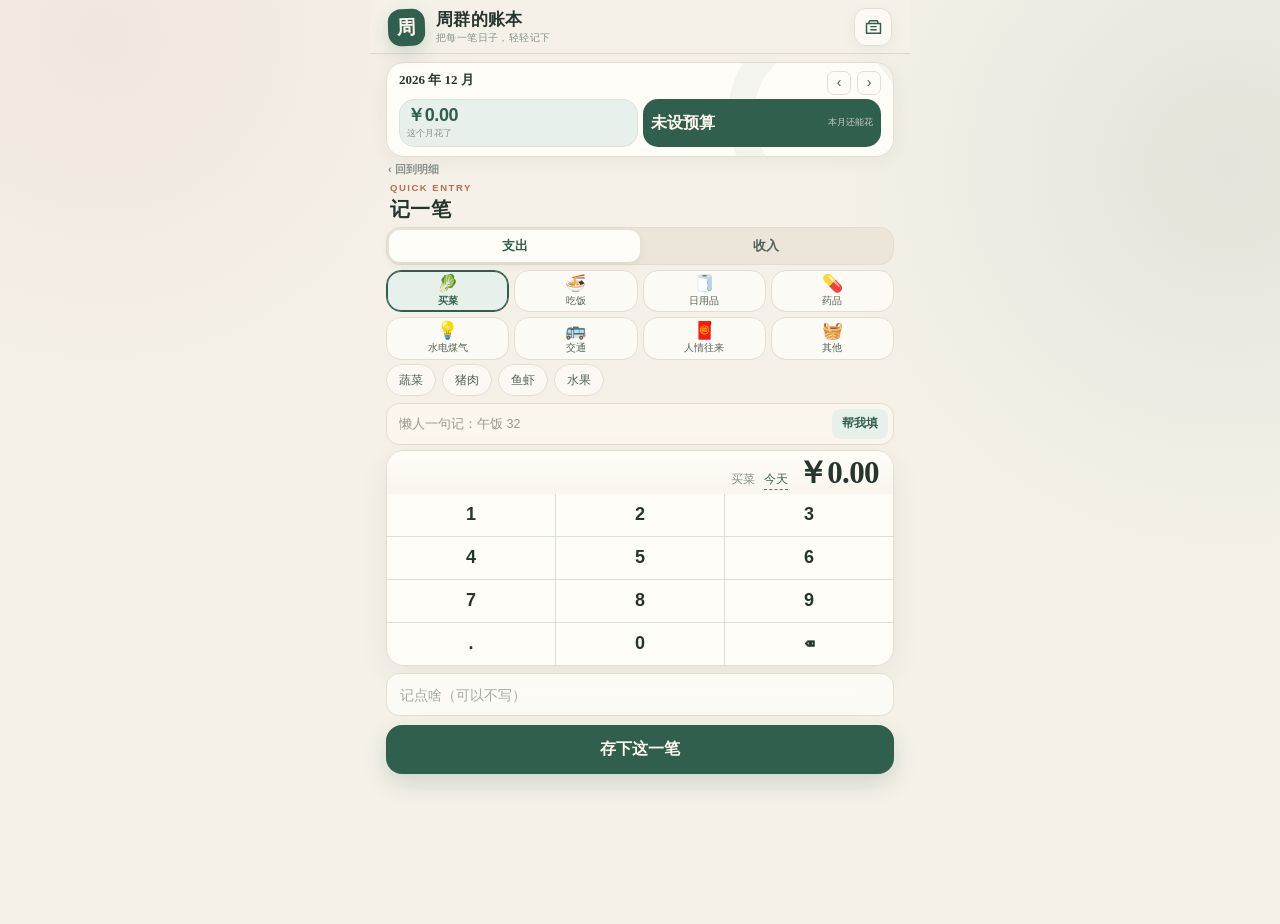
<file: mom/index.html>
<!doctype html>
<html lang="zh-CN">
<head>
<meta charset="utf-8">
<meta name="viewport" content="width=device-width, initial-scale=1, viewport-fit=cover, user-scalable=no">
<meta name="theme-color" content="#F5F1E9">
<title>周群的账本</title>
<link rel="manifest" href="manifest.json">
<meta name="apple-mobile-web-app-capable" content="yes">
<meta name="mobile-web-app-capable" content="yes">
<meta name="apple-mobile-web-app-title" content="周群的账本">
<link rel="icon" href="icon-192.png">
<link rel="stylesheet" href="theme.css">
</head>
<body>
<div class="wrap">
<div class="top">
  <div class="brand">
    <div class="brand-mark">周</div>
    <div class="tt">周群的账本<span>把每一笔日子，轻轻记下</span></div>
  </div>
  <div style="display:flex;gap:8px">
    <button class="icon-btn" id="btnGotoData" aria-label="备份账本">
      <svg viewBox="0 0 24 24" fill="none" stroke="currentColor" stroke-width="1.7" stroke-linecap="round" stroke-linejoin="round" aria-hidden="true">
        <path d="M4 7.5h16v11H4z"/><path d="M7 7.5V5.8c0-.9.7-1.6 1.6-1.6h6.8c.9 0 1.6.7 1.6 1.6v1.7"/><path d="M9 11h6"/><path d="M9 14.5h6"/>
      </svg>
    </button>
  </div>
</div>

<div class="month-card" id="monthCard">
  <div class="mc-top">
    <div class="mc-title-wrap">
      <span class="mc-eyebrow">MONTHLY NOTE</span>
      <span class="m" id="mTitle"></span>
    </div>
    <div class="mc-nav">
      <button id="mPrev" aria-label="上个月">‹</button>
      <button id="mNext" aria-label="下个月">›</button>
    </div>
  </div>
  <div class="mc-grid">
    <div><b id="mSum">￥0</b><span>这个月花了</span></div>
    <div><b id="mCount">0 笔</b><span>记账笔数</span></div>
    <div class="mc-big"><b id="mLeft">￥0</b><span>本月还能花</span></div>
  </div>
</div>

<div class="view" id="v-home">
  <div class="today-card" id="todayCard"></div>
  <div class="streak" id="streakBox"></div>
  <div class="day-jump" id="dayJump">
    <div class="dj-copy">
      <span class="dj-kicker">DAY LOOKUP</span>
      <b id="monthDayCount">本月有账 0 天</b>
    </div>
    <div class="dj-actions">
      <input type="date" id="jumpDate" aria-label="选择要查看的日期">
      <button id="jumpToday" type="button">今天</button>
    </div>
  </div>
  <div class="search-bar"><input id="kwInput" placeholder="找一笔账，比如：猪肉"></div>
  <div class="filter-row" id="filterRow"></div>
  <div class="section-label"><span>最近记录</span><span id="recordCount"></span></div>
  <div class="list" id="homeList"></div>
  <div class="empty" id="homeEmpty" style="display:none">
    <span class="big">✦</span>还没有记账～<br>点下面的「记一笔」，从今天开始
  </div>
  <div class="empty" id="homeSearchEmpty" style="display:none">没找到相关记录～<br>换个词试试</div>
  <div style="height:20px"></div>
</div>

<div class="view on" id="v-add">
  <button class="add-back" id="addBack" type="button">‹ 回到明细</button>
  <div class="add-intro">
    <span class="eyebrow">QUICK ENTRY</span>
    <h2>记一笔</h2>
    <p>金额、分类、备注，顺手就记好了。</p>
  </div>
  <div class="seg" id="segInOut">
    <button class="on" data-io="out">支出</button>
    <button data-io="in">收入</button>
  </div>
  <div class="grid" id="catGrid"></div>
  <div class="price-hint" id="priceHint"></div>
  <div class="quick-row" id="quickRow"></div>
  <div class="sentence-box">
    <input id="sentenceInput" maxlength="40" placeholder="懒人一句记：午饭 32">
    <button id="sentenceGo" type="button">帮我填</button>
  </div>
  <div class="frequent" id="frequentBox"></div>
  <div class="kb">
    <div class="kb-disp">
      <span class="lbl" id="kbCatName">买菜</span>
      <span class="dt" id="kbDate">今天</span>
      <b id="kbDisp">￥0.00</b>
    </div>
    <div class="kb-keys" id="kbKeys"></div>
  </div>
  <div class="kb-note"><input id="kbNote" maxlength="16" placeholder="记点啥（可以不写）"></div>
  <button class="save-big" id="kbSave">存下这一笔</button>
</div>

<div class="view" id="v-sum">
  <div class="sum-wrap">
    <div class="sum-intro">
      <span class="eyebrow">MONTHLY REVIEW</span>
      <h2>看看这个月</h2>
      <p>不追着数字跑，只看看钱都去了哪里。</p>
    </div>
    <div class="budget-card" id="budgetBox"></div>
    <div class="week-card" id="weekBox"></div>
    <div class="cal-card" id="calBox"></div>
    <div class="bars" id="barBox"></div>
    <details class="more-stats">
      <summary>再看看趋势</summary>
      <div class="trend" id="trendBox"></div>
      <div class="year-card" id="yearBox"></div>
    </details>
    <div class="recap-card" id="recapBox"></div>
    <div id="tipBox"></div>
  </div>
</div>

<div class="view" id="v-mine">
  <div class="mine-card">
    <div class="tt">周群的账本</div>
    <div class="sub">认真生活，也认真记下生活。</div>
    <div class="st" id="mineStats"></div>
    <button id="btnGotoData2">备份 / 恢复账本</button>
  </div>
  <div class="fixed-card" id="fixedBox"></div>
  <div class="ai-card" id="aiCard">
    <div class="ai-head">
      <div>
        <span class="ai-kicker">AI NOTE</span>
        <h3>AI 账本管家</h3>
      </div>
      <span class="ai-badge" id="aiBadge">本地分析</span>
    </div>
    <p class="ai-sub">只分析汇总数字，不发原始账目。云端 AI 可选，密钥只存本机。</p>
    <div class="ai-quick">
      <button data-ai="spend">这个月花哪了</button>
      <button data-ai="save">哪里能省</button>
      <button data-ai="letter">写一句总结</button>
    </div>
    <div class="ai-ask">
      <input id="aiAskInput" maxlength="80" placeholder="问一句，比如：最近哪类花得最多？">
      <button id="aiAskBtn" type="button">问</button>
    </div>
    <div class="ai-result" id="aiResult">点上面的问题，我先用本地账本给你看看。</div>
    <details class="ai-settings">
      <summary>设置云端 AI（可选）</summary>
      <div class="ai-fields">
        <label>接口地址<input id="aiEndpoint" placeholder="例如 https://api.openai.com/v1"></label>
        <label>模型名<input id="aiModel" placeholder="例如 gpt-4o-mini"></label>
        <label>API Key<input id="aiKey" type="password" placeholder="只存这台设备，不写进备份"></label>
        <label class="ai-toggle"><input id="aiEnabled" type="checkbox"> 启用云端 AI</label>
        <div class="ai-actions">
          <button id="aiSave" type="button">保存设置</button>
          <button id="aiClear" type="button">清除密钥</button>
        </div>
        <p>支持 OpenAI 兼容接口，也可填豆包、DeepSeek 等兼容服务。云端只发送本月分类汇总，不发送原始流水。</p>
      </div>
    </details>
  </div>
  <div class="data-card" id="dataBox">
    <h3>账本备份</h3>
    <p class="hint">账目都存在这台手机里。把账本文件发到微信收藏，换手机或清缓存后还能找回来。</p>
    <div class="backup-state" id="backupState">还没有备份过</div>
    <div class="snapshot-state" id="snapshotState">导入前会自动留一份快照</div>
    <div class="data-own">
      <span>数据始终在你手里</span>
      <b>账本不上传 · 云端 AI 可选</b>
    </div>
    <div class="bill-help">
      <b>微信 / 支付宝账单</b>
      <span>在官方 App 导出 CSV 后，在这里合并进账本；先预览，再确认。</span>
    </div>
    <div class="data-btns">
      <button class="exp" id="btnExport">分享备份</button>
      <button class="imp" id="btnImport">导入恢复</button>
      <button class="csv" id="btnCsv">导出表格（Excel 可开）</button>
    </div>
    <button class="bill" id="btnBillImport" type="button">导入微信 / 支付宝账单</button>
    <button class="undo" id="btnUndoImport" type="button" disabled>撤销上次账单导入</button>
    <button class="snap" id="btnRestoreSnapshot" type="button" disabled>恢复最近自动快照</button>
    <input type="file" id="importFile" accept=".json,application/json" style="display:none">
    <input type="file" id="billFile" accept=".csv,.txt,text/csv" style="display:none">
  </div>
</div>
</div>

<div class="dock">
  <button data-v="home"><span class="ic"><svg viewBox="0 0 24 24" fill="none" stroke="currentColor" stroke-width="1.7" stroke-linecap="round" stroke-linejoin="round" aria-hidden="true"><path d="M5 6.5h14"/><path d="M5 11.5h14"/><path d="M5 16.5h9"/></svg></span>明细</button>
  <button class="add-btn on" data-v="add"><span class="ic"><svg viewBox="0 0 24 24" fill="none" stroke="currentColor" stroke-width="1.8" stroke-linecap="round" aria-hidden="true"><path d="M12 5v14M5 12h14"/></svg></span>记一笔</button>
  <button data-v="sum"><span class="ic"><svg viewBox="0 0 24 24" fill="none" stroke="currentColor" stroke-width="1.7" stroke-linecap="round" stroke-linejoin="round" aria-hidden="true"><path d="M5 18V9"/><path d="M12 18V5"/><path d="M19 18v-6"/><path d="M3 18.5h18"/></svg></span>看看账</button>
  <button data-v="mine"><span class="ic"><svg viewBox="0 0 24 24" fill="none" stroke="currentColor" stroke-width="1.7" stroke-linecap="round" stroke-linejoin="round" aria-hidden="true"><circle cx="12" cy="8" r="3.2"/><path d="M5.5 19c.8-3.2 3-4.8 6.5-4.8s5.7 1.6 6.5 4.8"/></svg></span>我的</button>
</div>

<div class="toast" id="toast"></div>
<div class="mask-bg" id="dateMaskBg"></div>
<div class="date-sheet" id="dateSheet">
  <div class="sheet-box">
    <h3 style="font-size:17px;margin-bottom:10px">这笔是哪天花的？</h3>
    <input type="date" id="altDate">
    <div class="row">
      <button class="cancel" id="altCancel">就记今天</button>
      <button class="ok" id="altOk">确定</button>
    </div>
  </div>
</div>
<div class="mask-bg" id="billMaskBg"></div>
<div class="bill-sheet" id="billSheet">
  <div class="sheet-box">
    <div class="bill-sheet-head">
      <div>
        <span class="ai-kicker">BILL IMPORT</span>
        <h3>账单导入预览</h3>
      </div>
      <button id="billCancelX" type="button" aria-label="关闭">×</button>
    </div>
    <div id="billPreview"></div>
    <div class="row">
      <button class="cancel" id="billCancel">先不导入</button>
      <button class="ok" id="billConfirm">确认导入</button>
    </div>
  </div>
</div>
<script src="theme.js"></script>
<script>
const CATS = [
  {id:"maicai", em:"🥬", nm:"买菜", quick:["蔬菜","猪肉","鱼虾","水果"]},
  {id:"zaocan", em:"🍜", nm:"吃饭", quick:["早饭","午饭","晚饭","外卖"]},
  {id:"riyong", em:"🧻", nm:"日用品", quick:["纸巾","洗衣液","洗洁精","牙膏"]},
  {id:"yaopin", em:"💊", nm:"药品", quick:["买药","体检","保健品"]},
  {id:"shuidian",em:"💡",nm:"水电煤气", quick:["电费","水费","燃气费","话费"]},
  {id:"jiaotong",em:"🚌", nm:"交通", quick:["公交","打车","加油"]},
  {id:"hongbao",em:"🧧", nm:"人情往来", quick:["红包","送礼","随份子"]},
  {id:"qita", em:"🧺", nm:"其他", quick:["零花","快递","修理"]}
];
const IN_CATS = [
  {id:"gongzi", em:"💼", nm:"工资", quick:["工资","奖金"]},
  {id:"jinzhang",em:"🧧",nm:"进账", quick:["退货","报销","儿女给的"]},
  {id:"licai", em:"📈", nm:"理财", quick:["利息","分红"]},
  {id:"qita-in",em:"🧺", nm:"其他收入",quick:["零散","卖闲置"]}
];
const K = "mom-ledger-zhouqun";
const K_BUDGET = "mom-budget-zhouqun";
const K_FIXED = "mom-fixed-zhouqun";
const K_BACKUP = "mom-last-backup-zhouqun";
const K_SNAPSHOT = "mom-auto-snapshot-zhouqun";
const K_IMPORT_UNDO = "mom-import-undo-zhouqun";
const K_AI = "mom-ai-settings-zhouqun";
const load = k => { try{ return JSON.parse(localStorage.getItem(k)) ?? null; }catch(e){ return null; } };
let items = load(K) || [];
let budget = load(K_BUDGET) || 0;
let fixedList = load(K_FIXED) || [
  {id:"f1", em:"💡", nm:"电费", day:15, amt:120},
  {id:"f2", em:"📱", nm:"话费", day:1, amt:50}
];
let io = "out", cat = CATS[0], buf = "0", viewY, viewM, curView = "add";
let altDate = "", keyword = "", filterCat = "全部";
let pendingBill = null;
const $ = s => document.getElementById(s);
const pad = n => String(n).padStart(2,"0");
const keyForDate = d => d.getFullYear()+"-"+pad(d.getMonth()+1)+"-"+pad(d.getDate());
const todayKey = () => keyForDate(new Date());
const fmt = n => n.toFixed(2).replace(/\B(?=(\d{3})+(?!\d))/g,",");
function toast(msg){ const t=$("toast"); t.textContent=msg; t.classList.add("show"); setTimeout(()=>t.classList.remove("show"),1600); }
function save(){ try{ localStorage.setItem(K, JSON.stringify(items)); }catch(e){ toast("存储满了，请删几笔旧的"); } }
function saveFixed(){ try{ localStorage.setItem(K_FIXED, JSON.stringify(fixedList)); }catch(e){} }
function renderTodayCard(){
  const today = todayKey();
  const ds = items.filter(i=>i.date===today && i.io!=="in");
  const spent = ds.reduce((s,i)=>s+i.amt,0);
  const week = new Date().toLocaleDateString("zh-CN",{weekday:"long"});
  const md = `${new Date().getMonth()+1} 月 ${new Date().getDate()} 日`;
  let note = "今天还没记，花了什么随手记下来。";
  if(ds.length){
    const names = [...new Set(ds.map(i=>i.note).filter(Boolean))];
    note = names.length
      ? `今天记了 <b>${names.slice(0,2).join("、")}</b>${names.length>2?" 等":""}，都是生活的味道。`
      : `今天已经记了 <b>${ds.length} 笔</b>，每一笔都算数。`;
  }
  $("todayCard").innerHTML = `
    <div class="today-top">
      <div class="today-date">${md}<span class="today-week">${week} · 今天也好好生活</span></div>
      <div class="today-spent"><span>今日支出</span><b>￥${fmt(spent)}</b></div>
    </div>
    <div class="today-foot">
      <div class="today-note">${note}</div>
      <button class="today-action" id="todayAdd">记一笔</button>
    </div>`;
  $("todayAdd").onclick = () => switchView("add");
}

/* ===== 写账 ===== */
function renderCats(){
  const pool = io==="out" ? CATS : IN_CATS;
  $("catGrid").innerHTML = pool.map(c =>
    `<button class="cat ${c.id===cat.id?"on":""}" data-c="${c.id}"><span class="em">${c.em}</span><span class="nm">${c.nm}</span></button>`).join("");
  $("catGrid").querySelectorAll("button").forEach(b => b.onclick = () => {
    cat = pool.find(x=>x.id===b.dataset.c);
    renderCats(); renderQuick();
    renderPriceHint();
  });
  $("kbCatName").textContent = cat.nm;
}
function renderQuick(){
  const pool = io==="out" ? CATS : IN_CATS;
  const cc = pool.find(x=>x.id===cat.id) || cat;
  $("quickRow").innerHTML = (cc.quick||[]).map(q => `<button data-q="${q}">${q}</button>`).join("");
  $("quickRow").querySelectorAll("button").forEach(b => b.onclick = () => { $("kbNote").value = b.dataset.q; });
  renderFrequent();
}
function parseQuickEntry(text){
  const raw = String(text || "").trim();
  if(!raw) return null;
  const explicit = raw.match(/(?:￥|¥)?\s*(\d+(?:\.\d{1,2})?)\s*(?:元|块(?:钱)?)/);
  const nums = [...raw.matchAll(/(\d+(?:\.\d{1,2})?)/g)]
    .map(m => parseFloat(m[1]))
    .filter(Number.isFinite);
  const amt = explicit ? parseFloat(explicit[1]) : nums.length ? nums[nums.length - 1] : NaN;
  let note = raw
    .replace(/[￥¥]?\s*\d+(?:\.\d{1,2})?\s*(?:元|块(?:钱)?)?/g, "")
    .replace(/[，,。.!！?？:：]/g, " ")
    .replace(/\s+/g, " ")
    .trim();
  if(!Number.isFinite(amt) || amt <= 0) return null;

  const incomeRules = [
    {id:"gongzi", words:["工资","奖金","薪水"]},
    {id:"jinzhang", words:["进账","报销","退货","收款"]},
    {id:"licai", words:["利息","分红","理财"]}
  ];
  const income = incomeRules.find(r => r.words.some(w => raw.includes(w)));
  if(income){
    return {amt, note:note || "进账", io:"in", cat:IN_CATS.find(c=>c.id===income.id) || IN_CATS[0]};
  }

  const rules = [
    {id:"maicai", words:["买菜","蔬菜","猪肉","牛腩","排骨","鱼","虾","水果","苹果","香蕉","葡萄","山竹","牛奶","鸡蛋"]},
    {id:"zaocan", words:["早饭","午饭","晚饭","早餐","午餐","晚餐","吃饭","外卖","奶茶","咖啡","饭"]},
    {id:"riyong", words:["纸巾","洗衣液","洗洁精","牙膏","日用"]},
    {id:"yaopin", words:["买药","药","体检","医院","保健"]},
    {id:"shuidian", words:["电费","水费","燃气","话费","水电"]},
    {id:"jiaotong", words:["公交","地铁","打车","加油","停车"]},
    {id:"hongbao", words:["红包","送礼","份子","人情"]}
  ];
  const hit = rules.find(r => r.words.some(w => raw.includes(w)));
  return {amt, note:note || "随手记", io:"out", cat:CATS.find(c=>c.id===(hit&&hit.id)) || CATS[0]};
}
function fillSentence(){
  const r = parseQuickEntry($("sentenceInput").value);
  if(!r){ toast("写成「午饭 32」这样，我就能帮你填"); return; }
  io = r.io;
  cat = r.cat;
  buf = String(Math.min(r.amt, 99999));
  $("segInOut").querySelectorAll("button").forEach(x=>x.classList.toggle("on", x.dataset.io===io));
  $("kbDisp").textContent = "￥" + r.amt.toFixed(2);
  $("kbNote").value = r.note;
  renderCats(); renderQuick(); renderPriceHint();
  $("sentenceInput").value = "";
  $("kbNote").focus();
  toast(`已填好：${cat.nm} ￥${r.amt.toFixed(2)}，确认后存下`);
}
function splitCsvLine(line){
  const cells = [];
  let value = "", quoted = false;
  for(let i=0;i<line.length;i++){
    const ch = line[i];
    if(ch === '"'){
      if(quoted && line[i+1] === '"'){ value += '"'; i++; }
      else quoted = !quoted;
    }else if(ch === "," && !quoted){
      cells.push(value); value = "";
    }else{
      value += ch;
    }
  }
  cells.push(value);
  return cells.map(x => x.replace(/^\s+|\s+$/g, ""));
}
function parseCsv(text){
  const raw = String(text || "").replace(/^\uFEFF/, "");
  const lines = raw.split(/\r?\n/).filter(line => line.trim());
  let headerAt = -1;
  let header = [];
  for(let i=0;i<Math.min(lines.length, 30);i++){
    const cells = splitCsvLine(lines[i]);
    const joined = cells.join("");
    if(cells.length >= 4 && (joined.includes("交易时间") || joined.includes("交易创建时间") || joined.includes("付款时间"))
      && (joined.includes("金额") || joined.includes("金额(元)"))){
      headerAt = i; header = cells; break;
    }
  }
  if(headerAt < 0) return null;
  const find = words => header.findIndex(h => words.some(w => h.includes(w)));
  const dateCol = find(["交易时间","交易创建时间","付款时间","创建时间"]);
  const amtCol = find(["金额(元)","金额（元）","金额"]);
  const dirCol = find(["收/支","收支","资金方向"]);
  const noteCol = find(["商品","交易对方","交易说明","备注","商户"]);
  const statusCol = find(["当前状态","交易状态","状态"]);
  const extIdCol = find(["交易单号","交易订单号","交易号"]);
  const rows = [];
  for(let i=headerAt+1;i<lines.length;i++){
    const cells = splitCsvLine(lines[i]);
    if(cells.length < 3 || cells.every(x => !x)) continue;
    const dateMatch = (cells[dateCol] || "").match(/(\d{4})[-\/年](\d{1,2})[-\/月](\d{1,2})/);
    const amtMatch = (cells[amtCol] || "").replace(/,/g, "").match(/-?\d+(?:\.\d{1,2})?/);
    if(!dateMatch || !amtMatch) continue;
    const date = `${dateMatch[1]}-${pad(dateMatch[2])}-${pad(dateMatch[3])}`;
    const amt = Math.abs(parseFloat(amtMatch[0]));
    if(!(amt > 0)) continue;
    const dir = cells[dirCol] || "";
    const status = cells[statusCol] || "";
    const extId = (cells[extIdCol] || "").trim();
    const note = [cells[noteCol], cells[noteCol+1]]
      .filter(Boolean)
      .join(" · ")
      .replace(/[<>]/g, "")
      .slice(0, 40);
    const skip = /退款|已关闭|交易关闭|已撤销|失败/.test(status + note)
      || /不计收支|不计入收支/.test(dir);
    rows.push({
      date,
      amt,
      io: /收入|转入/.test(dir) ? "in" : "out",
      note: note || "账单导入",
      extId: extId && extId !== "/" ? extId : "",
      skip,
      raw: cells.join(" | ")
    });
  }
  return rows.length ? rows : null;
}
function billCategory(note, io){
  if(io === "in") return IN_CATS[1];
  const hit = [
    {id:"maicai", words:["买菜","蔬菜","水果","超市","盒马","菜场","猪肉","牛肉","鱼","虾","牛奶","鸡蛋","粮油"]},
    {id:"zaocan", words:["餐","饭","面","粉","奶茶","咖啡","美团","饿了么","外卖","肯德基","麦当劳","便利店"]},
    {id:"riyong", words:["日用","纸巾","洗衣","清洁","牙膏","超市","便利店","名创"]},
    {id:"yaopin", words:["药","医院","诊所","体检","保健"]},
    {id:"shuidian", words:["电费","水费","燃气","话费","中国移动","中国联通","中国电信"]},
    {id:"jiaotong", words:["公交","地铁","打车","滴滴","加油","停车","铁路","航空"]},
    {id:"hongbao", words:["红包","转账","礼","人情"]}
  ].find(rule => rule.words.some(word => note.includes(word)));
  return CATS.find(c => c.id === (hit && hit.id)) || CATS[7];
}
function billFingerprint(row){
  if(row.extId) return "id|" + row.extId;
  return [row.date, row.amt.toFixed(2), row.io, row.note.replace(/\s+/g, "")].join("|");
}
function existingFingerprints(){
  const keys = [];
  items.forEach(i => {
    if(i.extId) keys.push("id|" + i.extId);
    else keys.push([i.date, Number(i.amt).toFixed(2), i.io || "out", String(i.note || "").replace(/\s+/g, "")].join("|"));
  });
  return new Set(keys);
}
function decodeBillBuffer(buffer){
  const bytes = new Uint8Array(buffer);
  if(bytes[0] === 0xFF && bytes[1] === 0xFE) return new TextDecoder("utf-16le").decode(bytes.subarray(2));
  if(bytes[0] === 0xFE && bytes[1] === 0xFF) return new TextDecoder("utf-16be").decode(bytes.subarray(2));
  try{
    return new TextDecoder("utf-8", {fatal:true}).decode(bytes).replace(/^\uFEFF/, "");
  }catch(e){
    return new TextDecoder("gb18030").decode(bytes);
  }
}
function prepareBillImport(file){
  const rd = new FileReader();
  rd.onload = () => {
    const rows = parseCsv(decodeBillBuffer(rd.result));
    if(!rows){ toast("没认出账单表头，请选微信或支付宝导出的 CSV"); return; }
    const seen = existingFingerprints();
    const valid = rows.filter(r => !r.skip);
    const unique = [];
    const skipped = rows.length - valid.length;
    let duplicate = 0;
    valid.forEach(row => {
      const fp = billFingerprint(row);
      if(seen.has(fp)) duplicate++;
      else { seen.add(fp); unique.push({...row, fp}); }
    });
    pendingBill = {rows: unique, skipped, duplicate};
    const total = unique.reduce((s,r) => s + (r.io === "in" ? 0 : r.amt), 0);
    $("billPreview").innerHTML = `
      <div class="bill-stats">
        <div><b>${unique.length}</b><span>新增</span></div>
        <div><b>${duplicate}</b><span>重复跳过</span></div>
        <div><b>${skipped}</b><span>退款/关闭跳过</span></div>
      </div>
      <div class="bill-sum">新增支出 <b>￥${fmt(total)}</b> · 导入前会自动留快照</div>
      <div class="bill-list">${unique.slice(0,6).map(r => `
        <div><span>${r.date.slice(5)} · ${r.note}</span><b>${r.io === "in" ? "+" : "-"}￥${fmt(r.amt)}</b></div>`).join("")}
        ${unique.length > 6 ? `<div class="bill-more">还有 ${unique.length - 6} 笔…</div>` : ""}
      </div>`;
    $("billConfirm").disabled = !unique.length;
    $("billConfirm").textContent = unique.length ? `导入 ${unique.length} 笔` : "没有新账可导入";
    $("billSheet").style.display = "block";
    $("billSheet").classList.add("open");
    requestAnimationFrame(() => $("billMaskBg").classList.add("open"));
  };
  rd.readAsArrayBuffer(file);
}
function closeBillSheet(){
  $("billSheet").style.display = "none";
  $("billSheet").classList.remove("open");
  $("billMaskBg").classList.remove("open");
}
function confirmBillImport(){
  if(!pendingBill || !pendingBill.rows.length) return;
  saveSnapshot();
  const beforeIds = new Set(items.map(i => i.id));
  const importedIds = [];
  pendingBill.rows.forEach(row => {
    const c = billCategory(row.note, row.io);
    const id = "bill" + Date.now() + Math.random().toString(36).slice(2, 7);
    items.push({
      id, date: row.date, io: row.io, cat: c.id, catName: c.nm, em: c.em,
      amt: row.amt, note: row.note, extId: row.extId || undefined,
      ts: Date.now() + importedIds.length
    });
    importedIds.push(id);
  });
  try{
    localStorage.setItem(K_IMPORT_UNDO, JSON.stringify({ids: importedIds, at: Date.now()}));
  }catch(e){}
  save();
  closeBillSheet();
  renderMonth(); renderHome(); renderSum(); renderFixed(); renderMine();
  renderSnapshotState();
  pendingBill = null;
  toast(`导入 ${importedIds.length} 笔，重复的已经跳过`);
}
function undoBillImport(){
  const undo = load(K_IMPORT_UNDO);
  if(!undo || !Array.isArray(undo.ids) || !undo.ids.length){ toast("没有可撤销的账单导入"); return; }
  if(!confirm(`撤销上次导入的 ${undo.ids.length} 笔账单吗？\n\n只删这次导入的账，不动原来的账。`)) return;
  const ids = new Set(undo.ids);
  items = items.filter(i => !ids.has(i.id));
  save();
  localStorage.removeItem(K_IMPORT_UNDO);
  renderMonth(); renderHome(); renderSum(); renderMine();
  toast(`已撤销 ${undo.ids.length} 笔导入`);
}
function aiSettings(){
  const data = load(K_AI);
  return data && typeof data === "object" ? data : {endpoint:"", model:"", key:"", enabled:false};
}
function aiSummary(){
  const list = monthItems(viewY, viewM).filter(i => i.io !== "in");
  const sum = list.reduce((s,i) => s + i.amt, 0);
  const by = {};
  list.forEach(i => { by[i.catName] = (by[i.catName] || 0) + i.amt; });
  const top = Object.entries(by).sort((a,b) => b[1]-a[1]);
  return {
    month: `${viewY}-${pad(viewM+1)}`,
    total: Number(sum.toFixed(2)),
    count: list.length,
    budget,
    categories: top.map(([name, amount]) => ({name, amount:Number(amount.toFixed(2))}))
  };
}
function localAiAnswer(kind){
  const s = aiSummary();
  if(!s.count) return "这个月还没有支出记录，先记几笔，我就能帮你看。";
  const top = s.categories[0];
  const second = s.categories[1];
  if(kind === "save"){
    return `先别急着省吃饭钱。这个月「${top.name}」最多，￥${fmt(top.amount)}。可以只做一件事：下次买之前先看常用账里的上次价格，少买一次重复的东西，就已经很实在。`;
  }
  if(kind === "letter"){
    return `这个月记了 ${s.count} 笔，共 ￥${fmt(s.total)}。钱主要花在「${top.name}」。日子不是越省越好，知道钱去了哪里，就已经很踏实。`;
  }
  return `这个月共 ￥${fmt(s.total)}，${s.count} 笔。钱主要花在「${top.name}」￥${fmt(top.amount)}${second ? `，其次是「${second.name}」￥${fmt(second.amount)}` : ""}。`;
}
async function aiAnswer(question){
  const settings = aiSettings();
  if(!settings.enabled || !settings.endpoint || !settings.model || !settings.key){
    return localAiAnswer(/省/.test(question) ? "save" : /总结|写/.test(question) ? "letter" : "spend");
  }
  const s = aiSummary();
  const endpoint = settings.endpoint.replace(/\/$/, "");
  const res = await fetch(endpoint + "/chat/completions", {
    method: "POST",
    headers: {"Content-Type":"application/json", "Authorization":"Bearer " + settings.key},
    body: JSON.stringify({
      model: settings.model,
      temperature: 0.4,
      messages: [
        {role:"system", content:"你是温和、克制的家庭记账助手。只根据提供的汇总数字回答，不编造流水，不推销理财，用中文，120字以内。"},
        {role:"user", content:`本月汇总：${JSON.stringify(s)}\n问题：${question}`}
      ]
    })
  });
  if(!res.ok) throw new Error("AI 接口返回 " + res.status);
  const data = await res.json();
  return data.choices && data.choices[0] && data.choices[0].message
    ? data.choices[0].message.content.trim()
    : "AI 没有返回内容，先用本地分析。";
}
async function runAi(question){
  const box = $("aiResult");
  box.classList.add("loading");
  const settings = aiSettings();
  box.textContent = settings.enabled && settings.key ? "正在请 AI 看汇总…" : "正在用本地账本分析…";
  try{
    box.textContent = await aiAnswer(question);
  }catch(e){
    const local = localAiAnswer(/省/.test(question) ? "save" : /总结|写/.test(question) ? "letter" : "spend");
    box.textContent = "云端 AI 暂时没连上。先用本地分析：" + local;
  }finally{
    box.classList.remove("loading");
  }
}
function renderAiSettings(){
  const s = aiSettings();
  $("aiEndpoint").value = s.endpoint || "";
  $("aiModel").value = s.model || "";
  $("aiKey").value = s.key || "";
  $("aiEnabled").checked = !!s.enabled;
  $("aiBadge").textContent = s.enabled && s.key ? "云端 AI" : "本地分析";
}
function saveAiSettings(){
  const data = {
    endpoint: $("aiEndpoint").value.trim(),
    model: $("aiModel").value.trim(),
    key: $("aiKey").value.trim(),
    enabled: $("aiEnabled").checked
  };
  if(data.enabled && (!data.endpoint || !data.model || !data.key)){
    toast("启用云端 AI 需要地址、模型名和 Key");
    return;
  }
  try{
    localStorage.setItem(K_AI, JSON.stringify(data));
    renderAiSettings();
    toast(data.enabled ? "云端 AI 设置好了" : "已切回本地分析");
  }catch(e){ toast("保存失败，请检查浏览器存储"); }
}
function renderFrequent(){
  const box = $("frequentBox");
  if(io!=="out" || !items.length){ box.className="frequent"; box.innerHTML=""; return; }
  const grouped = {};
  items.filter(i=>i.io==="out" && i.note).forEach(i=>{
    const key = i.cat + "|" + i.note.trim();
    const row = grouped[key];
    if(!row) grouped[key] = {cat:i.cat, note:i.note.trim(), amt:i.amt, count:1, ts:i.ts};
    else {
      row.count++;
      if(i.ts>row.ts){ row.amt=i.amt; row.ts=i.ts; }
    }
  });
  const rows = Object.values(grouped)
    .filter(x=>x.count>=2)
    .sort((a,b)=>b.count-a.count)
    .slice(0,3);
  if(!rows.length){ box.className="frequent"; box.innerHTML=""; return; }
  box.className = "frequent show";
  box.innerHTML = `<div class="fq-head"><b>常记的，点一下就带入</b><span>不会自动保存</span></div>
    <div class="fq-row">${rows.map((r,i)=>{
      const c = CATS.find(x=>x.id===r.cat) || CATS[0];
      return `<button data-fq="${i}"><b>${c.em} ${r.note}</b><span>上次 ￥${fmt(r.amt)} · 记过 ${r.count} 次</span></button>`;
    }).join("")}</div>`;
  box.querySelectorAll("[data-fq]").forEach(b => b.onclick = () => {
    const r = rows[+b.dataset.fq];
    const c = CATS.find(x=>x.id===r.cat) || CATS[0];
    cat = c; io = "out"; buf = String(r.amt);
    $("segInOut").querySelectorAll("button").forEach(x=>x.classList.toggle("on", x.dataset.io==="out"));
    $("kbDisp").textContent = "￥"+Number(r.amt).toFixed(2);
    $("kbNote").value = r.note;
    renderCats(); renderQuick(); renderPriceHint();
    $("kbNote").focus();
    toast("已带入，确认金额后再保存");
  });
}
function renderPriceHint(){
  const el = $("priceHint");
  if(io!=="out" || cat.id!=="maicai" || !items.length){ el.className="price-hint"; return; }
  const hist = {};
  items.filter(i=>i.cat==="maicai" && i.note).forEach(i=>{
    const k = i.note.trim();
    if(!k) return;
    const h = hist[k];
    if(!h || i.date>h.date || (i.date===h.date && i.ts>=h.ts)) hist[k] = i;
  });
  const rows = Object.values(hist).sort((a,b)=>b.date.localeCompare(a.date) || b.ts-a.ts).slice(0,2);
  if(!rows.length){ el.className="price-hint"; return; }
  el.innerHTML = "🏷️ 上次买：<b>" + rows.map(r=>`${r.note} ￥${r.amt%1?r.amt.toFixed(2):r.amt}`).join("、") + "</b>";
  el.className = "price-hint show";
}
function renderKeys(){
  const keys = ["1","2","3","4","5","6","7","8","9",".","0","⌫"];
  $("kbKeys").innerHTML = keys.map(k =>
    k==="⌫" ? `<button data-k="del">⌫</button>`
    : k==="." ? `<button data-k=".">.</button>`
    : `<button data-k="${k}">${k}</button>`).join("");
  $("kbKeys").querySelectorAll("button").forEach(b => b.onclick = () => {
    press(b.dataset.k);
  });
}
function press(k){
  if(k==="del"){ buf = buf.length>1 ? buf.slice(0,-1) : "0"; }
  else if(k==="."){ if(!buf.includes(".")) buf += "."; }
  else {
    const [,dec] = buf.split(".");
    if(dec && dec.length>=2) return;
    if(buf==="0") buf = k; else buf += k;
    if(parseFloat(buf)>99999) buf = "99999";
  }
  $("kbDisp").textContent = "￥" + parseFloat(buf||"0").toFixed(2);
}
function renderDateLabel(){
  const el = $("kbDate");
  if(!altDate){ el.textContent="今天"; el.classList.remove("has"); return; }
  el.textContent = altDate.slice(5).replace("-","月")+"日";
  el.classList.add("has");
}
function saveItem(){
  const amt = parseFloat(buf);
  if(!amt){ toast("先输个金额～"); return; }
  const useDate = altDate || todayKey();
  const recentSame = items.filter(i=>i.io==="out" && i.cat===cat.id && i.date>=snapshotDay(-90));
  const avgSame = recentSame.length>=3
    ? recentSame.reduce((s,i)=>s+i.amt,0)/recentSame.length
    : 0;
  const unusual = avgSame>0 && amt>avgSame*2;
  items.push({ id:"i"+Date.now(), date:useDate, io, cat:cat.id, catName:cat.nm, em:cat.em,
    amt:Math.round(amt*100)/100, note:$("kbNote").value.trim(), ts:Date.now() });
  save();
  buf="0"; $("kbDisp").textContent="￥0.00"; $("kbNote").value=""; altDate=""; renderDateLabel();
  renderMonth(); renderHome(); renderSum();
  renderPriceHint();
  checkFixed();
  toast(unusual
    ? "这笔比平时高一些，已记下，确认一下就好"
    : `记好啦：${cat.nm} ${io==="out"?"￥":"收 ￥"}${amt.toFixed(2)}`);
  switchView("home");
}
function snapshotDay(offset){
  const d = new Date();
  d.setDate(d.getDate()+offset);
  return d.getFullYear()+"-"+pad(d.getMonth()+1)+"-"+pad(d.getDate());
}
function editItem(id){
  const it = items.find(x=>x.id===id);
  if(!it) return;
  io = it.io || "out";
  const pool = io==="out" ? CATS : IN_CATS;
  cat = pool.find(c=>c.id===it.cat) || pool[0];
  buf = String(it.amt); $("kbDisp").textContent = "￥"+it.amt.toFixed(2);
  $("kbNote").value = it.note || "";
  altDate = it.date;
  renderCats(); renderQuick(); renderDateLabel();
  renderPriceHint();
  items = items.filter(x=>x.id!==id); save();
  switchView("add");
  renderMonth(); renderHome(); renderSum();
  toast("改好了重新存一下");
}

/* ===== 月卡 ===== */
function monthItems(y,m){ return items.filter(i => i.date.startsWith(`${y}-${pad(m+1)}`)); }
function renderMonth(){
  $("mTitle").textContent = `${viewY} 年 ${viewM+1} 月`;
  const list = monthItems(viewY,viewM);
  const out = list.filter(i=>i.io!=="in").reduce((s,i)=>s+i.amt,0);
  const big = n => "￥" + (n>=10000 ? (n/10000).toFixed(n%10000?1:0)+"万" : fmt(n));
  $("mSum").textContent = big(out);
  $("mLeft").textContent = budget>0 ? big(Math.max(budget-out,0)) : "未设预算";
  $("mCount").textContent = list.length + " 笔";
}

/* ===== 首页明细 ===== */
function calcStreak(){
  const days = new Set(items.map(i=>i.date));
  let n = 0; const d = new Date();
  if(!days.has(todayKey())) d.setDate(d.getDate()-1);
  while(days.has(d.getFullYear()+"-"+pad(d.getMonth()+1)+"-"+pad(d.getDate()))){ n++; d.setDate(d.getDate()-1); }
  return n;
}
function renderHome(){
  renderTodayCard();
  const n = calcStreak();
  $("streakBox").innerHTML = items.length ? `🔥 已连续记 <b>${n}</b> 天账 · 共 ${items.length} 笔` : "";
  const monthPrefix = `${viewY}-${pad(viewM+1)}`;
  const monthDays = new Set(items.filter(i=>i.date.startsWith(monthPrefix)).map(i=>i.date)).size;
  $("monthDayCount").textContent = `本月有账 ${monthDays} 天`;
  const catsUsed = [...new Set(items.map(i=>i.catName))];
  const filters = ["全部", ...catsUsed];
  $("filterRow").innerHTML = filters.map(f=>`<button data-f="${f}" class="${f===filterCat?"on":""}">${f}</button>`).join("");
  $("filterRow").querySelectorAll("button").forEach(b => b.onclick = () => { filterCat = b.dataset.f; renderHome(); });
  let list = items.slice();
  if(keyword) list = list.filter(i => (i.catName+(i.note||"")).toLowerCase().includes(keyword));
  if(filterCat!=="全部") list = list.filter(i => i.catName===filterCat);
  list.sort((a,b)=> b.date.localeCompare(a.date) || b.ts-a.ts);
  $("recordCount").textContent = list.length ? `${list.length} 笔` : "";
  $("homeEmpty").style.display = items.length ? "none" : "block";
  $("homeSearchEmpty").style.display = (items.length && !list.length) ? "block" : "none";
  let html = "", lastDay = "";
  list.forEach(i=>{
    if(i.date!==lastDay){
      lastDay = i.date;
      const wd = new Date(i.date+"T00:00:00").toLocaleDateString("zh-CN",{weekday:"long"});
      const ds = list.filter(x=>x.date===i.date).reduce((s,x)=>s+x.amt,0);
      html += `<div class="day-head" data-day-head="${i.date}"><span>${i.date} ${wd}</span><b>当天 ￥${fmt(ds)}</b></div>`;
    }
    const isIn = i.io==="in";
    html += `<div class="item"><span class="em">${i.em}</span>
      <span class="inf"><b>${i.catName}</b><span>${i.note || i.date}</span></span>
      <span class="amt ${isIn?"in":""}">${isIn?"+":"-"}￥${fmt(i.amt)}</span>
      <span class="ops"><button data-ed="${i.id}">✏️</button><button data-del="${i.id}">✕</button></span></div>`;
  });
  $("homeList").innerHTML = html;
  $("homeList").querySelectorAll("[data-del]").forEach(b => b.onclick = () => {
    items = items.filter(x=>x.id!==b.dataset.del); save();
    renderHome(); renderMonth(); renderSum();
    toast("这笔划掉了");
  });
  $("homeList").querySelectorAll("[data-ed]").forEach(b => b.onclick = () => editItem(b.dataset.ed));
}

/* ===== 汇总 ===== */
const BAR_COLORS = ["#1971C2","#4DABF7","#1F9D55","#F5A623","#E8590C","#AE3EC9","#E5484D","#868E96"];
let selDay = "";
function renderSum(){
  const list = monthItems(viewY,viewM);
  const out = list.filter(i=>i.io!=="in");
  const sum = out.reduce((s,i)=>s+i.amt,0);
  renderBudget(sum);
  renderWeek();
  renderCal(list);
  renderRecap(list, sum);
  renderTrend();
  renderYear();
  const by = {};
  out.forEach(i=>{ by[i.catName]=(by[i.catName]||0)+i.amt; });
  const rows = Object.entries(by).sort((a,b)=>b[1]-a[1]);
  if(!rows.length){
    $("barBox").innerHTML = `<h3>💰 这个月花在哪了</h3><div class="empty" style="padding:20px">这个月还没记账～<br>记几笔就能看占比啦</div>`;
    $("tipBox").innerHTML = "";
    return;
  }
  $("barBox").innerHTML = `<h3>💰 这个月花在哪了</h3>` + rows.map(([nm,v],i)=>{
    const pct = sum ? v/sum*100 : 0;
    return `<div class="bar-row"><div class="bar-top"><b>${nm}</b><span>￥${fmt(v)} · ${pct.toFixed(0)}%</span></div>
      <div class="bar-bg"><div class="bar-fill" style="width:${pct}%;background:${BAR_COLORS[i%BAR_COLORS.length]}"></div></div></div>`;
  }).join("");
  const maicai = (by["买菜"]||0) + (by["吃饭"]||0);
  const top = rows[0];
  $("tipBox").innerHTML = maicai > sum*0.6
    ? `<div class="tip-card"><b>💡 小提示 · 给周群</b><p>买菜吃饭占了 ${(maicai/sum*100).toFixed(0)}%，吃得健康最值。看见新鲜的该买就买，别的不用省 💙</p></div>`
    : `<div class="tip-card"><b>💡 小提示 · 给周群</b><p>「${top[0]}」花得最多，占 ${(top[1]/sum*100).toFixed(0)}%。钱花在开心的事上，就值得 💙</p></div>`;
}
function renderWeek(){
  const box = $("weekBox");
  if(!box) return;
  const start = new Date();
  start.setDate(start.getDate()-6);
  const prevStart = new Date();
  prevStart.setDate(prevStart.getDate()-13);
  const prevEnd = new Date();
  prevEnd.setDate(prevEnd.getDate()-7);
  const startKey = keyForDate(start), prevStartKey = keyForDate(prevStart), prevEndKey = keyForDate(prevEnd);
  const current = items.filter(i=>i.io!=="in" && i.date>=startKey && i.date<=todayKey());
  const previous = items.filter(i=>i.io!=="in" && i.date>=prevStartKey && i.date<=prevEndKey);
  if(!current.length){
    box.innerHTML = `<div class="week-head"><div><span class="week-kicker">LAST 7 DAYS</span><b>最近 7 天，钱花在哪</b></div><span class="week-total">￥0</span></div>
      <p>最近 7 天还没记账，记几笔就能看出变化。</p>`;
    return;
  }
  const currentSum = current.reduce((s,i)=>s+i.amt,0);
  const previousSum = previous.reduce((s,i)=>s+i.amt,0);
  const diff = currentSum - previousSum;
  const by = {};
  current.forEach(i=>{ by[i.catName]=(by[i.catName]||0)+i.amt; });
  const top = Object.entries(by).sort((a,b)=>b[1]-a[1])[0];
  const biggest = current.slice().sort((a,b)=>b.amt-a.amt)[0];
  const comparison = !previous.length
    ? `前 7 天还没有账，先把这个星期记完整。`
    : diff > 0
      ? `比前 7 天多花 <b>￥${fmt(diff)}</b>，主要多花在「${top[0]}」。`
      : diff < 0
        ? `比前 7 天少花 <b>￥${fmt(-diff)}</b>，继续保持这个节奏。`
        : `和前 7 天花得一样多，节奏很稳。`;
  box.innerHTML = `<div class="week-head"><div><span class="week-kicker">LAST 7 DAYS</span><b>最近 7 天，钱花在哪</b></div><span class="week-total">￥${fmt(currentSum)}</span></div>
    <p>${comparison}</p>
    <div class="week-tags"><span>花最多：${top[0]} ￥${fmt(top[1])}</span><span>最大一笔：${biggest.note || biggest.catName} ￥${fmt(biggest.amt)}</span></div>`;
}
function renderBudget(spent){
  const setBudget = () => {
    const v = parseFloat(prompt("每个月大概花多少呀？（比如 3000）", budget ? String(budget) : ""));
    if(v && v>0){ budget = Math.round(v); localStorage.setItem(K_BUDGET, JSON.stringify(budget)); renderMonth(); renderSum(); toast("预算记好啦"); }
  };
  if(!budget){
    $("budgetBox").innerHTML = `
      <div class="budget-top"><b>🎯 每月预算</b><button class="set" id="setBudget">设一个</button></div>
      <div class="budget-sub">设个大概数，花了多少一眼就知道</div>`;
    $("setBudget").onclick = setBudget;
    return;
  }
  const pct = Math.min(100, spent/budget*100);
  const cls = spent>budget ? "over" : pct>=80 ? "warn" : "";
  const left = budget - spent;
  const isCurrentMonth = viewY===new Date().getFullYear() && viewM===new Date().getMonth();
  const daysLeft = new Date(viewY, viewM+1, 0).getDate() - new Date().getDate() + 1;
  const safeDaily = Math.max(0, Math.floor(left / Math.max(daysLeft, 1)));
  $("budgetBox").innerHTML = `
    <div class="budget-top"><b>🎯 这个月预算 ￥${budget}</b><button class="set" id="setBudget">改</button></div>
    <div class="budget-bar"><i class="${cls}" style="width:${Math.max(pct,2)}%"></i></div>
    <div class="budget-sub">${spent>budget
      ? `这个月已经花了 <b class="over">￥${(spent-budget).toFixed(0)}</b> 超出预算，下个月悠着点～`
      : `还剩 <b>￥${left.toFixed(0)}</b> 可以花 · 已用 ${pct.toFixed(0)}%`}</div>
    ${isCurrentMonth ? `<div class="safe-spend ${left<0?"over":""}">
      <span>${left<0 ? "已经超出预算，接下来轻松一点就好" : `按剩余 <b>${daysLeft}</b> 天算，今天安心花`}</span>
      <b>${left<0 ? "歇一歇" : "￥"+safeDaily.toLocaleString("zh-CN")}</b>
    </div>` : ""}`;
  $("setBudget").onclick = setBudget;
}
function renderCal(list){
  const y = viewY, m = viewM;
  const first = new Date(y, m, 1);
  const days = new Date(y, m+1, 0).getDate();
  const lead = first.getDay();
  const byDay = {};
  list.filter(i=>i.io!=="in").forEach(i=>{ byDay[i.date]=(byDay[i.date]||0)+i.amt; });
  const monthSum = Object.values(byDay).reduce((s,v)=>s+v,0);
  const dailyAvg = budget>0 ? budget/days : (monthSum>0 ? monthSum/days : 0);
  let cells = "";
  for(let i=0;i<lead;i++) cells += `<span class="cal-cell blank"></span>`;
  for(let d=1;d<=days;d++){
    const key = `${y}-${pad(m+1)}-${pad(d)}`;
    const amt = byDay[key];
    const cls = ["cal-cell"];
    if(amt){ cls.push("has"); if(dailyAvg && amt>dailyAvg*1.5) cls.push("over"); }
    if(key===todayKey()) cls.push("today");
    if(key===selDay) cls.push("sel");
    cells += `<button class="${cls.join(" ")}" data-day="${key}">
      <span class="d">${d}</span>${amt?`<span class="amt">${amt>=100?Math.round(amt):amt.toFixed(amt%1?1:0)}</span>`:""}</button>`;
  }
  let detail = "";
  if(selDay && selDay.startsWith(`${y}-${pad(m+1)}`)){
    const ds = list.filter(i=>i.date===selDay).sort((a,b)=>a.ts-b.ts);
    if(ds.length){
      const wd = new Date(selDay+"T00:00:00").toLocaleDateString("zh-CN",{weekday:"long"});
      detail = `<div class="cal-detail"><b style="font-size:14.5px">${selDay.slice(5).replace("-","月")}日 ${wd}</b>` +
        ds.map(i=>`<div class="cd-row"><span>${i.em}</span><span>${i.catName}${i.note?" · "+i.note:""}</span><b>${i.io==="in"?"+":"-"}￥${fmt(i.amt)}</b></div>`).join("") + `</div>`;
    }
  }
  $("calBox").innerHTML = `<h3>📅 ${m+1} 月每天花多少</h3>
    <div class="cal-week">${["日","一","二","三","四","五","六"].map(w=>`<span>${w}</span>`).join("")}</div>
    <div class="cal-grid">${cells}</div>
    ${detail || `<div class="cal-hint">点任意一天，看那天买了啥</div>`}`;
  $("calBox").querySelectorAll("[data-day]").forEach(b => b.onclick = () => {
    selDay = (selDay===b.dataset.day) ? "" : b.dataset.day;
    renderCal(monthItems(viewY,viewM));
  });
}
function renderRecap(list, sum){
  const box = $("recapBox");
  if(!list.length){ box.style.display="none"; return; }
  const out = list.filter(i=>i.io!=="in");
  if(!out.length){ box.style.display="none"; return; }
  box.style.display="block";
  const by = {};
  out.forEach(i=>{ by[i.catName]=(by[i.catName]||0)+i.amt; });
  const top = Object.entries(by).sort((a,b)=>b[1]-a[1])[0];
  const prevD = new Date(viewY, viewM-1, 1);
  const prevOut = monthItems(prevD.getFullYear(), prevD.getMonth()).filter(i=>i.io!=="in");
  const prev = prevOut.reduce((s,i)=>s+i.amt,0);
  const prevBy = {};
  prevOut.forEach(i=>{ prevBy[i.catName]=(prevBy[i.catName]||0)+i.amt; });
  let cmp = "";
  let why = "";
  if(prev>0){
    const diff = sum - prev;
    cmp = diff>=0 ? `比上个月多花 ￥${fmt(diff)}` : `比上个月省下 ￥${fmt(-diff)}`;
    if(diff>0){
      const changes = Object.entries(by)
        .map(([nm,v])=>({nm, diff:v-(prevBy[nm]||0)}))
        .sort((a,b)=>b.diff-a.diff);
      if(changes[0] && changes[0].diff>0) why = `多出来的钱主要花在「${changes[0].nm}」，比上月多 ￥${fmt(changes[0].diff)}。`;
    }
  }
  const nOut = out.length;
  box.innerHTML = `<h3>📋 ${viewM+1} 月账单总结</h3>
    <p>这个月一共花了 <b>￥${fmt(sum)}</b>（${nOut} 笔），钱主要花在「${top[0]}」￥${fmt(top[1])}${cmp?"，"+cmp:""}。${why}</p>`;
}
function renderTrend(){
  const months = [];
  for(let i=5;i>=0;i--){
    const d = new Date(viewY, viewM-i, 1);
    months.push({y:d.getFullYear(), m:d.getMonth()});
  }
  const data = months.map(x=>({label:(x.m+1)+"月", sum:monthItems(x.y,x.m).filter(i=>i.io!=="in").reduce((s,i)=>s+i.amt,0)}));
  const max = Math.max(...data.map(d=>d.sum), 1);
  $("trendBox").innerHTML = `<h3>📈 近半年每个月花多少</h3>
    <div class="tr">${data.map(d=>`
      <div class="tb ${d.sum===max?"hi":""}"><i style="height:${Math.round(d.sum/max*80)}px"></i><span>${d.label}</span></div>`).join("")}</div>`;
}
function renderYear(){
  const years = [...new Set(items.map(i=>i.date.slice(0,4)))].sort().reverse().slice(0,3);
  if(!years.length){ $("yearBox").innerHTML=""; return; }
  const data = years.map(y=>({
    y, sum: items.filter(i=>i.date.startsWith(y) && i.io!=="in").reduce((s,i)=>s+i.amt,0)
  }));
  const max = Math.max(...data.map(d=>d.sum),1);
  $("yearBox").innerHTML = `<h3>🗓️ 每年花了多少</h3>
    ${data.map(d=>`
    <div class="year-row"><span class="yl">${d.y}</span>
    <span class="yb"><i style="width:${Math.max(d.sum/max*100,2)}%"></i></span>
    <span class="yv">￥${d.sum.toFixed(0)}</span></div>`).join("")}`;
}

/* ===== 漏记提醒 ===== */
function remindStreak(){
  if(!items.length) return;
  const days = new Set(items.map(i=>i.date));
  if(days.has(todayKey())) return;
  const d = new Date(); d.setDate(d.getDate()-1);
  if(days.has(d.getFullYear()+"-"+pad(d.getMonth()+1)+"-"+pad(d.getDate()))) return;
  const k = "mom-reminded-" + todayKey();
  if(localStorage.getItem(k)) return;
  try{ localStorage.setItem(k, "1"); }catch(e){}
  setTimeout(()=>toast("💙 昨天前天都没记账，今天花了记得补一笔～"), 1200);
}

/* ===== 周期账 ===== */
function checkFixed(){
  const today = new Date();
  const day = today.getDate();
  const mk = todayKey().slice(0,7);
  fixedList.forEach(f=>{
    if(day >= f.day && !(f.doneMonth||[]).includes(mk)){
      const already = items.some(i=>i.catName===f.nm && i.date.startsWith(mk) && Math.abs(i.amt-f.amt)<0.01);
      if(already){ f.doneMonth = [...(f.doneMonth||[]), mk]; saveFixed(); return; }
      setTimeout(()=>{
        if(confirm(`📢 提醒：${f.nm}（每月${f.day}号 · 约￥${f.amt}）这个月交了吗？\n\n点「确定」帮你记上这一笔，点「取消」自己手动记。`)){
          items.push({id:"i"+Date.now(), date:todayKey(), io:"out", cat:"shuidian", catName:f.nm, em:f.em, amt:f.amt, note:"周期提醒", ts:Date.now()});
          f.doneMonth = [...(f.doneMonth||[]), mk]; saveFixed(); save();
          renderMonth(); renderHome(); renderSum();
        } else {
          f.doneMonth = [...(f.doneMonth||[]), mk]; saveFixed();
        }
      }, 600);
    }
  });
}
function renderFixed(){
  $("fixedBox").innerHTML = `
    <h3>每月固定支出</h3>
    <p class="hint">到日子自动弹提醒，点一下就记上（比如水电、话费）</p>
    ${fixedList.map(f=>`
      <div class="fx-row"><span class="em">${f.em}</span>
      <span class="nm">${f.nm}<span>每月 ${f.day} 号 · 约 ￥${f.amt}</span></span>
      <button class="del" data-fdel="${f.id}">✕</button></div>`).join("")}
    <div class="fx-add">
      <input id="fxName" placeholder="叫啥（比如：物业费）" maxlength="8">
      <input id="fxDay" type="number" min="1" max="28" placeholder="几号" style="width:74px">
      <input id="fxAmt" type="number" min="0" placeholder="多少钱" style="width:88px">
      <button id="fxAdd">加</button>
    </div>`;
  $("fixedBox").querySelectorAll("[data-fdel]").forEach(b => b.onclick = () => {
    fixedList = fixedList.filter(x=>x.id!==b.dataset.fdel); saveFixed(); renderFixed();
    toast("删掉了");
  });
  $("fxAdd").onclick = () => {
    const nm = $("fxName").value.trim();
    const day = parseInt($("fxDay").value);
    const amt = parseFloat($("fxAmt").value);
    if(!nm || !day || !(amt>=0)){ toast("名字、几号、多少钱都填一下～"); return; }
    fixedList.push({id:"f"+Date.now(), em:"📌", nm, day, amt});
    saveFixed(); renderFixed();
    $("fxName").value=""; $("fxDay").value=""; $("fxAmt").value="";
    toast("加好啦，到日子会提醒");
  };
}

/* ===== 备份 ===== */
function doExport(){
  const data = JSON.stringify({app:"zhouqun-ledger", version:3, exportedAt:todayKey(), budget, fixedList, items}, null, 2);
  if(window.AndroidBridge && AndroidBridge.saveFile){
    try{
      if(AndroidBridge.saveFile(`周群的账本_${todayKey()}.json`, data, "application/json")){
        localStorage.setItem(K_BACKUP, todayKey());
        renderBackupState();
        toast("账本已保存到手机 Download/周群账本");
        return;
      }
    }catch(e){}
  }
  const blob = new Blob([data], {type:"application/json"});
  const a = document.createElement("a");
  a.href = URL.createObjectURL(blob);
  a.download = `周群的账本_${todayKey()}.json`;
  a.click();
  URL.revokeObjectURL(a.href);
  localStorage.setItem(K_BACKUP, todayKey());
  renderBackupState();
  toast("账本文件存好啦，发微信收藏里最稳");
}
function csvCell(value){
  return '"' + String(value ?? "").replace(/"/g, '""') + '"';
}
function doExportCsv(){
  const rows = [["日期","收支","分类","备注","金额"]];
  items.slice().sort((a,b)=>a.date.localeCompare(b.date) || a.ts-b.ts).forEach(i=>{
    rows.push([i.date, i.io==="in"?"收入":"支出", i.catName || "", i.note || "", i.amt]);
  });
  const csv = "\uFEFF" + rows.map(row=>row.map(csvCell).join(",")).join("\r\n");
  if(window.AndroidBridge && AndroidBridge.saveFile){
    try{
      if(AndroidBridge.saveFile(`周群的账本_${todayKey()}.csv`, csv, "text/csv")){
        toast("表格已保存到手机 Download/周群账本");
        return;
      }
    }catch(e){}
  }
  const blob = new Blob([csv], {type:"text/csv;charset=utf-8"});
  const a = document.createElement("a");
  a.href = URL.createObjectURL(blob);
  a.download = `周群的账本_${todayKey()}.csv`;
  a.click();
  URL.revokeObjectURL(a.href);
  toast("表格导出好啦，可用 Excel 打开");
}
function backupPayload(){
  return JSON.stringify({app:"zhouqun-ledger", version:3, exportedAt:todayKey(), budget, fixedList, items}, null, 2);
}
function saveSnapshot(){
  try{
    localStorage.setItem(K_SNAPSHOT, JSON.stringify({
      savedAt: todayKey(),
      savedTs: Date.now(),
      payload: backupPayload()
    }));
    renderSnapshotState();
  }catch(e){}
}
async function shareBackup(){
  if(window.AndroidBridge && AndroidBridge.shareFile){
    try{
      if(AndroidBridge.shareFile(`周群的账本_${todayKey()}.json`, backupPayload(), "application/json")){
        localStorage.setItem(K_BACKUP, todayKey());
        renderBackupState();
        toast("选择微信发给家人或收藏，就很安心");
        return;
      }
    }catch(e){}
  }
  const blob = new Blob([backupPayload()], {type:"application/json"});
  const file = new File([blob], `周群的账本_${todayKey()}.json`, {type:"application/json"});
  try{
    if(navigator.share && navigator.canShare && navigator.canShare({files:[file]})){
      await navigator.share({files:[file], title:"周群的账本备份", text:"周群账本的备份文件"});
      localStorage.setItem(K_BACKUP, todayKey());
      renderBackupState();
      toast("备份已分享，收好就很安心");
      return;
    }
  }catch(e){
    if(e && e.name==="AbortError") return;
  }
  doExport();
}
function renderBackupState(){
  const el = $("backupState");
  if(!el) return;
  const last = localStorage.getItem(K_BACKUP);
  if(!last){
    el.textContent = "还没有备份过 · 建议现在备份一次";
    el.style.color = "var(--clay)";
    return;
  }
  const days = Math.max(0, Math.floor((new Date(todayKey()+"T00:00:00") - new Date(last+"T00:00:00")) / 86400000));
  el.textContent = days === 0 ? `上次备份：今天 · 很安心` : `上次备份：${last.slice(5).replace("-","月")}日 · ${days} 天前`;
  el.style.color = "var(--green)";
}
function renderSnapshotState(){
  const el = $("snapshotState"), btn = $("btnRestoreSnapshot");
  if(!el || !btn) return;
  const raw = localStorage.getItem(K_SNAPSHOT);
  if(!raw){
    el.textContent = "导入前会自动留一份快照";
    btn.disabled = true;
    return;
  }
  try{
    const snap = JSON.parse(raw);
    const count = JSON.parse(snap.payload).items.length;
    el.textContent = `自动快照：${snap.savedAt.slice(5).replace("-","月")}日 · ${count} 笔`;
    btn.disabled = false;
  }catch(e){
    el.textContent = "导入前会自动留一份快照";
    btn.disabled = true;
  }
}
function doImport(file){
  const rd = new FileReader();
  rd.onload = () => {
    try{
      const data = JSON.parse(rd.result);
      if(!data.items || !Array.isArray(data.items)) throw 0;
      if(confirm(`这个备份里有 ${data.items.length} 笔账。\n\n点「确定」合并进现在的账本（重复的会跳过），点「取消」不导入。`)){
        saveSnapshot();
        const ids = new Set(items.map(i=>i.id));
        let added = 0;
        data.items.forEach(i=>{ if(!ids.has(i.id)){ items.push(i); added++; } });
        if(data.budget){ budget = data.budget; localStorage.setItem(K_BUDGET, JSON.stringify(budget)); }
        if(data.fixedList){ fixedList = data.fixedList; saveFixed(); }
        save(); renderMonth(); renderHome(); renderSum(); renderFixed(); renderMine();
        renderSnapshotState();
        toast(`找回来 ${added} 笔账 💙`);
      }
    }catch(e){ toast("这个文件读不出来，确认是导出的账本文件～"); }
  };
  rd.readAsText(file);
}
function restoreSnapshot(){
  const raw = localStorage.getItem(K_SNAPSHOT);
  if(!raw){ toast("还没有可恢复的快照"); return; }
  try{
    const snap = JSON.parse(raw);
    const data = JSON.parse(snap.payload);
    if(!data.items || !Array.isArray(data.items)) throw 0;
    if(!confirm(`恢复到 ${snap.savedAt} 自动留下的快照吗？\n\n现在的账本会先被替换，请确认。`)) return;
    items = data.items;
    budget = data.budget || 0;
    fixedList = data.fixedList || fixedList;
    save(); saveFixed(); localStorage.setItem(K_BUDGET, JSON.stringify(budget));
    renderMonth(); renderHome(); renderSum(); renderFixed(); renderMine(); renderSnapshotState();
    toast("已恢复到最近的自动快照");
  }catch(e){ toast("快照读不出来，先别清理浏览器数据"); }
}
function renderMine(){
  const total = items.reduce((s,i)=> s + (i.io==="in"?-i.amt:i.amt), 0);
  $("mineStats").innerHTML = `
    <span>共 ${items.length} 笔</span>
    <span>从 ${items.length ? items.map(i=>i.date).sort()[0] : todayKey()} 开始</span>
    <span>记账净额 ￥${total.toFixed(0)}</span>`;
  renderBackupState();
  renderSnapshotState();
  const undo = load(K_IMPORT_UNDO);
  const undoBtn = $("btnUndoImport");
  undoBtn.disabled = !(undo && Array.isArray(undo.ids) && undo.ids.length);
  undoBtn.textContent = undoBtn.disabled ? "撤销上次账单导入" : `撤销上次账单导入（${undo.ids.length} 笔）`;
  renderAiSettings();
}

/* ===== 视图切换 ===== */
function switchView(v){
  curView = v;
  $("monthCard").classList.toggle("compact", v==="add");
  document.querySelectorAll(".view").forEach(x=>x.classList.remove("on"));
  $("v-"+v).classList.add("on");
  document.querySelectorAll(".dock button").forEach(b=>b.classList.toggle("on", b.dataset.v===v));
  if(v==="home") renderHome();
  if(v==="sum") renderSum();
  if(v==="mine"){ renderFixed(); renderMine(); }
  window.scrollTo({top:0});
}
document.querySelectorAll(".dock button").forEach(b => b.onclick = () => switchView(b.dataset.v));
$("btnGotoData").onclick = () => { switchView("mine"); setTimeout(()=>$("dataBox").scrollIntoView({behavior:"smooth"}), 60); };
$("addBack").onclick = () => switchView("home");
$("btnGotoData2").onclick = () => $("dataBox").scrollIntoView({behavior:"smooth"});
$("btnExport").onclick = shareBackup;
$("btnImport").onclick = () => $("importFile").click();
$("btnCsv").onclick = doExportCsv;
$("btnBillImport").onclick = () => $("billFile").click();
$("btnUndoImport").onclick = undoBillImport;
$("importFile").onchange = e => { const f = e.target.files[0]; if(f) doImport(f); e.target.value=""; };
$("billFile").onchange = e => { const f = e.target.files[0]; if(f) prepareBillImport(f); e.target.value=""; };
$("btnRestoreSnapshot").onclick = restoreSnapshot;
$("kbSave").onclick = saveItem;
$("sentenceGo").onclick = fillSentence;
$("sentenceInput").onkeydown = e => { if(e.key==="Enter"){ e.preventDefault(); fillSentence(); } };
$("billCancel").onclick = closeBillSheet;
$("billCancelX").onclick = closeBillSheet;
$("billMaskBg").onclick = closeBillSheet;
$("billConfirm").onclick = confirmBillImport;
document.querySelectorAll("[data-ai]").forEach(btn => {
  btn.onclick = () => {
    const kind = btn.dataset.ai;
    $("aiResult").textContent = localAiAnswer(kind);
    const question = kind === "save"
      ? "结合本月分类，给一个最实际的省钱建议"
      : kind === "letter"
        ? "写一句温和的生活总结"
        : "这个月钱主要花在哪里？";
    runAi(question);
  };
});
$("aiAskBtn").onclick = () => {
  const q = $("aiAskInput").value.trim();
  if(!q){ toast("先写一句想问的"); return; }
  runAi(q);
};
$("aiAskInput").onkeydown = e => { if(e.key === "Enter"){ e.preventDefault(); $("aiAskBtn").click(); } };
$("aiSave").onclick = saveAiSettings;
$("aiClear").onclick = () => {
  localStorage.removeItem(K_AI);
  renderAiSettings();
  toast("云端设置和密钥已清除");
};
$("mPrev").onclick = ()=>{ viewM--; if(viewM<0){viewM=11;viewY--;} renderMonth(); if(curView==="sum")renderSum(); };
$("mNext").onclick = ()=>{ viewM++; if(viewM>11){viewM=0;viewY++;} renderMonth(); if(curView==="sum")renderSum(); };

/* 日期弹层 */
const dmBg = $("dateMaskBg"), dSheet = $("dateSheet");
$("kbDate").onclick = () => {
  $("altDate").value = altDate || todayKey();
  dSheet.style.display = "block";
  requestAnimationFrame(()=>dmBg.classList.add("open"));
};
function closeDateSheet(){ dSheet.style.display="none"; dmBg.classList.remove("open"); }
$("altCancel").onclick = () => { altDate=""; renderDateLabel(); closeDateSheet(); };
$("altOk").onclick = () => {
  const v = $("altDate").value;
  altDate = (v && v!==todayKey()) ? v : "";
  renderDateLabel(); closeDateSheet();
};
dmBg.onclick = closeDateSheet;

/* 支出/收入切换 */
$("segInOut").querySelectorAll("button").forEach(b => b.onclick = () => {
  io = b.dataset.io;
  $("segInOut").querySelectorAll("button").forEach(x=>x.classList.remove("on"));
  b.classList.add("on");
  cat = (io==="out" ? CATS : IN_CATS)[0];
  renderCats(); renderQuick();
  renderPriceHint();
});

/* 搜索（静态绑定，输入不丢焦点） */
$("kwInput").oninput = e => { keyword = e.target.value.trim().toLowerCase(); renderHome(); };
$("jumpToday").onclick = () => jumpToDay(todayKey());
$("jumpDate").onchange = e => { if(e.target.value) jumpToDay(e.target.value); };
function jumpToDay(date){
  keyword = ""; filterCat = "全部";
  $("kwInput").value = "";
  renderHome();
  const head = document.querySelector(`[data-day-head="${date}"]`);
  if(head){
    head.scrollIntoView({behavior:"smooth", block:"start"});
    head.classList.add("jump-hit");
    setTimeout(()=>head.classList.remove("jump-hit"), 1200);
    return;
  }
  const d = new Date(date+"T00:00:00");
  viewY = d.getFullYear(); viewM = d.getMonth();
  renderMonth(); renderHome();
  toast(`${date.slice(5).replace("-","月")}日还没有账`);
}

const d0 = new Date();
viewY = d0.getFullYear(); viewM = d0.getMonth();
$("monthCard").classList.add("compact");
renderCats(); renderQuick(); renderKeys(); renderMonth(); renderHome(); renderSum();
renderPriceHint();
checkFixed();
remindStreak();

if("serviceWorker" in navigator){
  const hadController = !!navigator.serviceWorker.controller;
  navigator.serviceWorker.register("sw.js").then(reg => {
    if(reg.waiting) reg.waiting.postMessage("SKIP_WAITING");
    reg.addEventListener("updatefound", () => {
      const worker = reg.installing;
      if(worker) worker.addEventListener("statechange", () => {
        if(worker.state === "installed" && navigator.serviceWorker.controller) worker.postMessage("SKIP_WAITING");
      });
    });
  }).catch(()=>{});
  navigator.serviceWorker.addEventListener("controllerchange", () => {
    if(hadController && !sessionStorage.getItem("mom-sw-reloaded")){
      sessionStorage.setItem("mom-sw-reloaded", "1");
      location.reload();
    }
  });
}
</script>
</body>
</html>
</file>
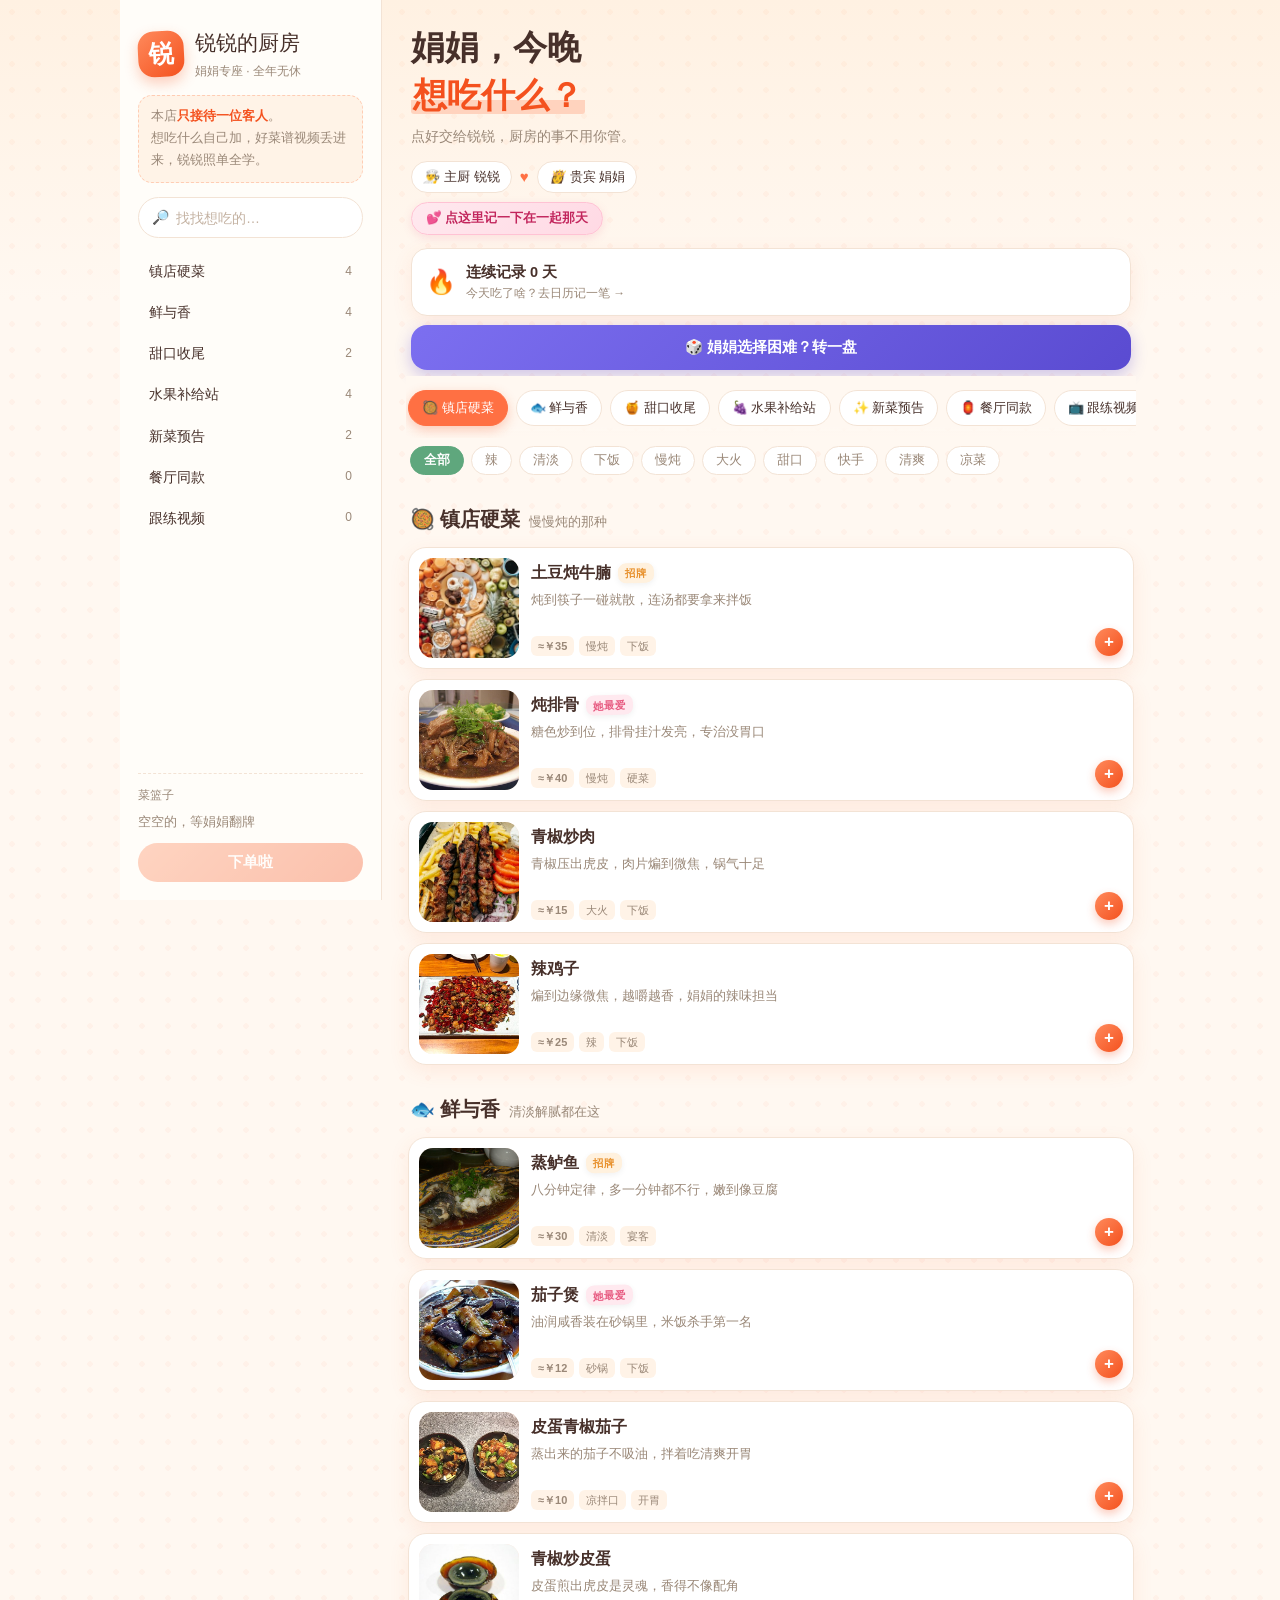
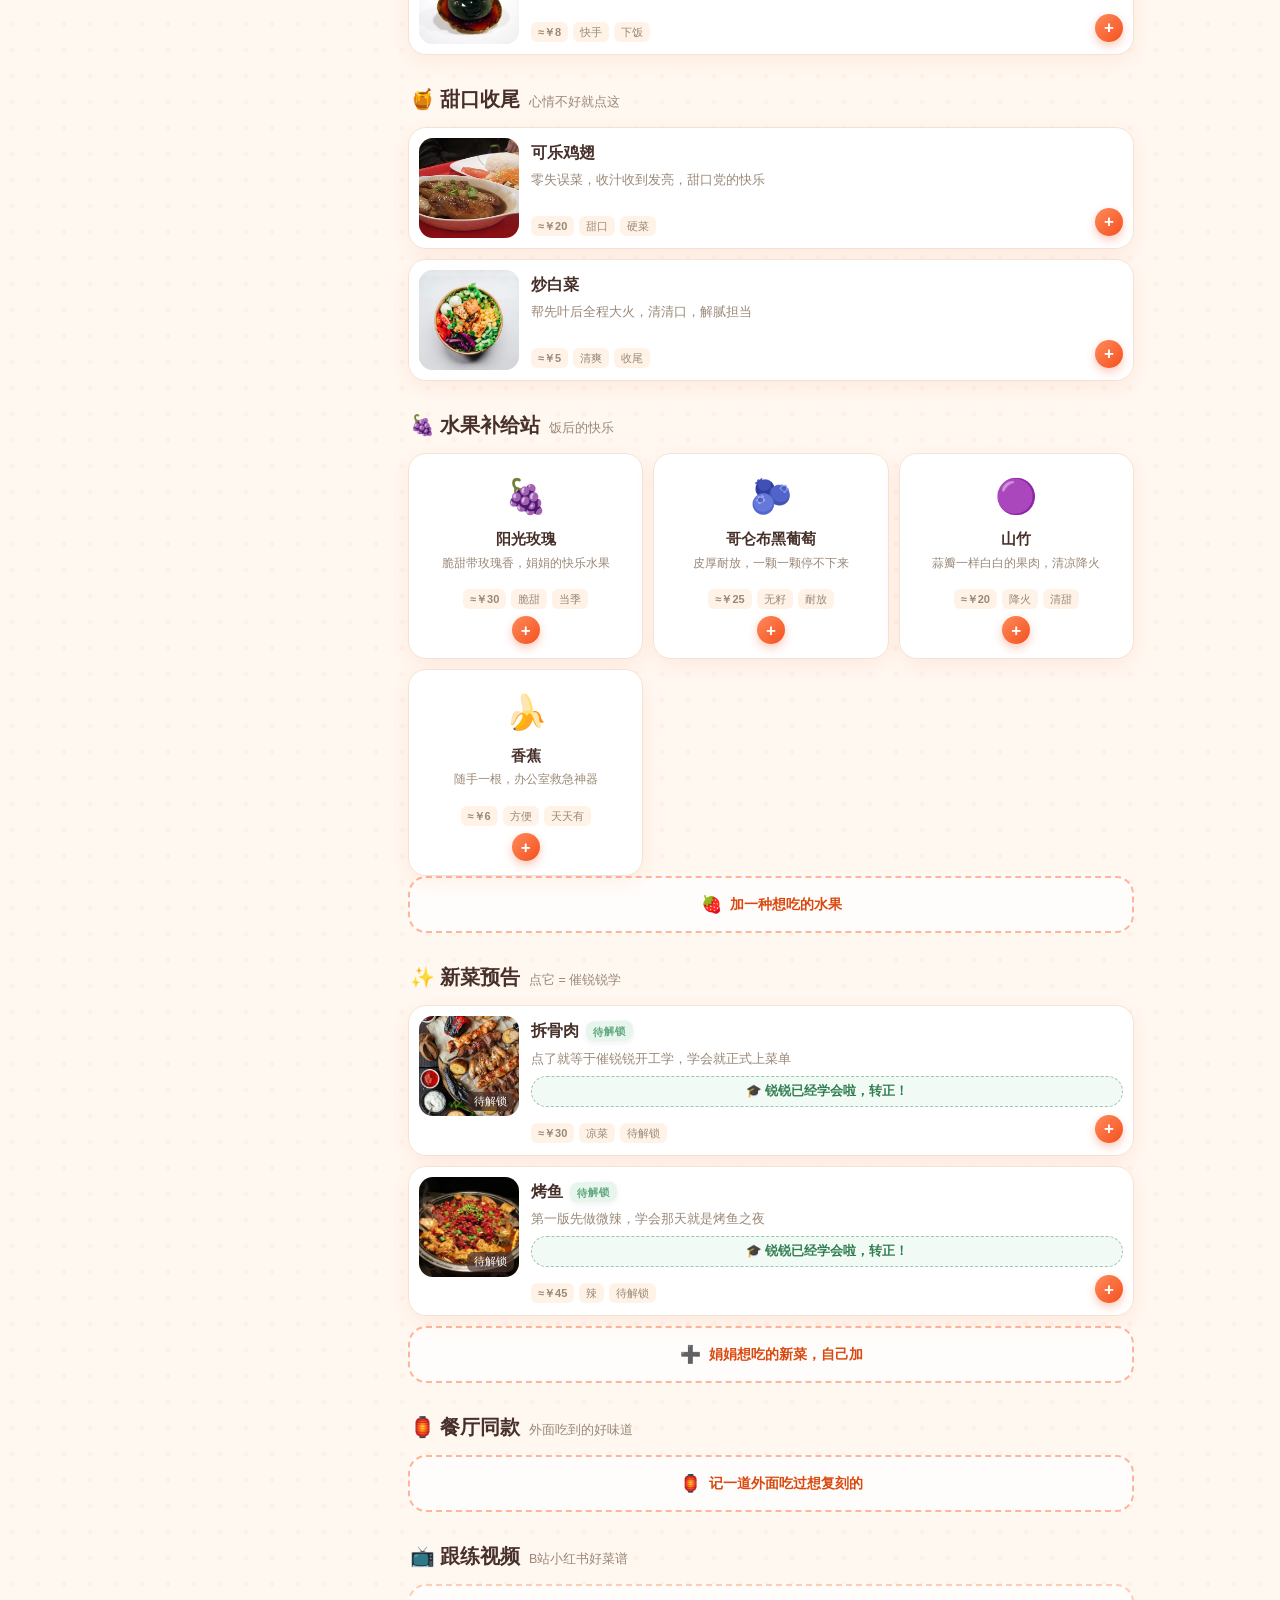
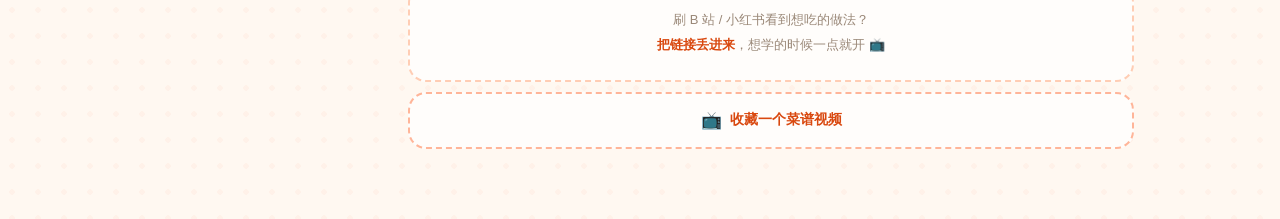
<file: outputs/recipe.html>
<!doctype html>
<html lang="zh-CN">
<head>
<meta charset="utf-8">
<meta name="viewport" content="width=device-width, initial-scale=1, viewport-fit=cover">
<meta name="theme-color" content="#FFF7EF">
<title>锐锐的厨房 · 娟娟点菜</title>
<link rel="manifest" href="manifest.json">
<meta name="apple-mobile-web-app-capable" content="yes">
<meta name="mobile-web-app-capable" content="yes">
<meta name="apple-mobile-web-app-status-bar-style" content="default">
<meta name="apple-mobile-web-app-title" content="锐锐的厨房">
<link rel="icon" href="data:image/svg+xml,<svg xmlns=%22http://www.w3.org/2000/svg%22 viewBox=%220 0 100 100%22><rect width=%22100%22 height=%22100%22 rx=%2226%22 fill=%22%23FF7043%22/><text x=%2250%22 y=%2270%22 font-size=%2256%22 text-anchor=%22middle%22 fill=%22%23fff%22 font-family=%22serif%22>锐</text></svg>">
<style>
  :root{
    --bg:#FFF8F1; --card:#FFFFFF; --ink:#47302A; --muted:#9A8878;
    --pri:#FF7043; --pri-deep:#F4511E; --peach:#FFE3D6; --cream:#FFF3E7;
    --line:#F3E3D5; --gold:#E8912D; --green:#5FA77D; --pink:#E75A80;
    --shadow:0 6px 20px rgba(244,110,60,.10);
    --kai:"Kaiti SC","STKaiti",KaiTi,"DFKai-SB","Noto Serif CJK SC",serif;
    --sans:-apple-system,BlinkMacSystemFont,"PingFang SC","Hiragino Sans GB","Microsoft YaHei",sans-serif;
  }
  *{box-sizing:border-box;margin:0;padding:0}
  html{-webkit-text-size-adjust:100%;scroll-behavior:smooth}
  body{
    font-family:var(--sans);color:var(--ink);font-size:15px;line-height:1.65;
    background:
      radial-gradient(circle at 12px 12px, rgba(255,122,69,.05) 2.5px, transparent 3px) 0 0/26px 26px,
      linear-gradient(180deg,#FFF1E2 0%,var(--bg) 300px);
    min-height:100vh;
  }
  .app{max-width:1040px;margin:0 auto;display:grid;grid-template-columns:1fr}
  @media(min-width:920px){.app{grid-template-columns:262px 1fr}}

  aside{
    display:none;position:sticky;top:0;height:100vh;overflow-y:auto;
    border-right:1px solid var(--line);padding:26px 18px 18px;background:#FFFDF9;
  }
  @media(min-width:920px){aside{display:flex;flex-direction:column;gap:14px}}
  .brand{display:flex;align-items:center;gap:11px}
  .logo{
    width:46px;height:46px;border-radius:16px;flex:none;
    background:linear-gradient(140deg,#FF8A5C,var(--pri-deep));
    display:grid;place-items:center;
    font-family:var(--kai);font-size:25px;color:#fff;font-weight:700;
    box-shadow:0 6px 14px rgba(244,81,30,.28);transform:rotate(-3deg);
  }
  .brand-name{font-family:var(--kai);font-size:21px}
  .brand-sub{font-size:12px;color:var(--muted);margin-top:1px}
  .side-note{
    font-size:12.5px;color:var(--muted);line-height:1.75;padding:10px 12px;
    background:var(--cream);border:1.5px dashed #FFCDB4;border-radius:14px;
  }
  .side-note b{color:var(--pri-deep);font-weight:600}
  .search{
    display:flex;align-items:center;gap:7px;background:#fff;
    border:1.5px solid var(--line);border-radius:999px;padding:8px 13px;
  }
  .search input{
    border:0;outline:0;flex:1;min-width:0;font-family:inherit;font-size:14px;
    color:var(--ink);background:none;
  }
  .search input::placeholder{color:#C4B2A2}
  .search .icon{font-size:14px}
  nav.side-cat{display:flex;flex-direction:column;gap:2px}
  .side-cat a{
    display:flex;justify-content:space-between;align-items:center;
    color:var(--ink);text-decoration:none;font-size:14px;
    padding:8px 11px;border-radius:11px;
  }
  .side-cat a:hover{background:var(--cream)}
  .side-cat a span{font-size:12px;color:var(--muted)}
  .side-cart{margin-top:auto;border-top:1.5px dashed var(--line);padding-top:12px}
  .side-cart h5{font-size:12px;color:var(--muted);font-weight:500;margin-bottom:7px}
  .side-cart .sc-empty{font-size:12.5px;color:var(--muted)}
  .sc-items{display:flex;flex-direction:column;gap:5px;max-height:200px;overflow-y:auto}
  .sc-item{display:flex;justify-content:space-between;gap:8px;font-size:13px}
  .sc-item button{border:0;background:none;color:var(--muted);cursor:pointer;font-size:14px;padding:0 2px}
  .side-order{
    margin-top:10px;width:100%;border:0;border-radius:999px;cursor:pointer;
    background:linear-gradient(135deg,#FF8A5C,var(--pri-deep));
    color:#fff;font-size:14.5px;padding:10px 0;font-family:inherit;font-weight:600;
    box-shadow:0 5px 14px rgba(244,81,30,.25);
  }
  .side-order:disabled{opacity:.35;cursor:default;box-shadow:none}

  main{padding:0 13px calc(130px + env(safe-area-inset-bottom));min-width:0}
  @media(min-width:920px){main{padding:0 26px 60px}}
  .m-head{
    display:flex;align-items:center;gap:11px;
    padding:16px 2px 13px;border-bottom:1.5px solid var(--line);
  }
  @media(min-width:920px){.m-head{display:none}}
  .m-head .brand-name{font-size:19px}
  .m-tabs{margin-left:auto;display:flex;gap:6px}
  .tab-btn{
    border:1.5px solid var(--line);background:#fff;color:var(--muted);
    border-radius:999px;padding:7px 11px;font-size:12.5px;cursor:pointer;font-family:inherit;
  }
  .tab-btn.on{background:var(--pri);border-color:var(--pri);color:#fff;font-weight:600}

  /* ---------- 首页 Hero ---------- */
  .hero{padding:24px 3px 6px}
  .hero h1{
    font-family:var(--kai);font-size:clamp(26px,6.6vw,34px);
    line-height:1.4;font-weight:700;
  }
  .hero h1 em{
    font-style:normal;color:var(--pri-deep);
    background:linear-gradient(transparent 62%, #FFD3BE 62%);
    padding:0 2px;border-radius:3px;
  }
  .hero p{color:var(--muted);font-size:13.5px;margin-top:7px}
  .hero .who{display:flex;align-items:center;gap:8px;margin-top:13px;font-size:13px;flex-wrap:wrap}
  .who .p{
    display:inline-flex;align-items:center;gap:5px;background:#fff;
    border:1.5px solid var(--line);border-radius:999px;padding:4px 11px;
  }
  .who .heart{color:var(--pri);font-size:15px;animation:beat 2.6s ease-in-out infinite}
  @keyframes beat{0%,100%{transform:scale(1)}12%{transform:scale(1.3)}24%{transform:scale(1)}}
  .streak{
    margin-top:13px;background:#fff;border:1.5px solid var(--line);border-radius:16px;
    padding:11px 14px;display:flex;gap:10px;align-items:center;box-shadow:var(--shadow);
  }
  .streak .fire{font-size:24px;animation:beat 1.8s ease-in-out infinite}
  .streak b{font-size:14.5px}
  .streak span{font-size:12px;color:var(--muted);display:block}
  .streak{cursor:pointer}
  .ann-pill{
    display:inline-flex;align-items:center;gap:6px;margin-top:9px;
    background:linear-gradient(135deg,#FFE9EF,#FFD9E4);border:1.5px solid #FFC2D4;
    border-radius:999px;padding:5px 14px;font-size:12.5px;color:#C2255C;font-weight:600;
    cursor:pointer;box-shadow:0 3px 10px rgba(231,90,128,.15);
  }
  .spin-open{
    width:100%;margin-top:9px;border:0;border-radius:16px;cursor:pointer;
    background:linear-gradient(135deg,#7C6FF0,#5A4BD1);color:#fff;
    padding:13px 0;font-size:14.5px;font-family:inherit;font-weight:600;
    box-shadow:0 6px 16px rgba(92,75,209,.3);
  }
  .spin-open:active{transform:scale(.98)}

  .confetti{
    position:fixed;left:0;top:-24px;font-size:20px;z-index:999;
    pointer-events:none;animation:drop 2.4s ease-in forwards;
  }
  @keyframes drop{
    0%{transform:translateY(0) rotate(0);opacity:1}
    100%{transform:translateY(105vh) rotate(300deg);opacity:.6}
  }

  /* 订单状态卡 */
  .order-card{
    background:#fff;border:1.5px solid var(--line);border-radius:18px;
    padding:13px 14px;margin:12px 0 2px;box-shadow:var(--shadow);
    animation:up .35s ease;
  }
  .oc-head{display:flex;align-items:center;justify-content:space-between;margin-bottom:10px}
  .oc-head b{font-family:var(--kai);font-size:16.5px}
  .oc-head span{font-size:11.5px;color:var(--muted)}
  .oc-steps{display:flex;gap:5px;margin-bottom:10px}
  .oc-step{
    flex:1;text-align:center;font-size:11px;color:var(--muted);
    background:var(--cream);border-radius:10px;padding:6px 2px;position:relative;
  }
  .oc-step.on{background:linear-gradient(135deg,#FF8A5C,var(--pri-deep));color:#fff;font-weight:600}
  .oc-items{font-size:12.8px;color:var(--muted);margin-bottom:10px;line-height:1.8}
  .oc-next{
    width:100%;border:0;border-radius:999px;padding:11px 0;font-size:14.5px;
    cursor:pointer;font-family:inherit;font-weight:600;color:#fff;
    background:linear-gradient(135deg,#FF8A5C,var(--pri-deep));
    box-shadow:0 5px 14px rgba(244,81,30,.25);
  }

  /* 转盘 */
  .wheel-wrap{position:relative;width:272px;height:272px;margin:6px auto 2px}
  .wheel{
    width:100%;height:100%;border-radius:50%;position:relative;
    border:7px solid #fff;box-shadow:0 10px 26px rgba(92,75,209,.25),inset 0 0 0 1.5px rgba(0,0,0,.04);
    transition:transform 4.2s cubic-bezier(.12,.8,.16,1);
  }
  .wlabel{
    position:absolute;left:50%;top:50%;font-size:11.5px;font-weight:700;color:#5F4636;
    white-space:nowrap;
  }
  .wptr{
    position:absolute;top:-16px;left:50%;transform:translateX(-50%);
    font-size:24px;z-index:3;filter:drop-shadow(0 2px 3px rgba(0,0,0,.25));
  }
  .whub{
    position:absolute;left:50%;top:50%;transform:translate(-50%,-50%);
    width:52px;height:52px;border-radius:50%;background:#fff;z-index:2;
    display:grid;place-items:center;font-size:24px;
    box-shadow:0 3px 10px rgba(0,0,0,.18);
  }
  .wheel-res{
    margin-top:12px;text-align:center;padding:13px 10px;border-radius:16px;
    background:linear-gradient(135deg,#F3EFFF,#E9E3FF);display:none;
  }
  .wheel-res.show{display:block;animation:up .3s ease}
  .wheel-res b{font-family:var(--kai);font-size:19px;color:#4636A8;display:block}
  .wheel-res span{font-size:12px;color:#7A6FC9;display:block;margin:2px 0 10px}
  .wr-btns{display:flex;gap:8px;justify-content:center}
  .wr-btns button{
    border:0;border-radius:999px;padding:9px 16px;font-size:13px;cursor:pointer;
    font-family:inherit;font-weight:600;
  }
  .wr-ok{background:linear-gradient(135deg,#FF8A5C,var(--pri-deep));color:#fff}
  .wr-again{background:#fff;color:#5A4BD1;box-shadow:inset 0 0 0 1.5px #C9BFF5}
  .spin-go{
    width:100%;margin-top:12px;border:0;border-radius:999px;padding:12px 0;
    font-size:15px;cursor:pointer;font-family:inherit;font-weight:600;color:#fff;
    background:linear-gradient(135deg,#7C6FF0,#5A4BD1);
    box-shadow:0 6px 16px rgba(92,75,209,.3);
  }

  /* 最爱榜 */
  .rank-card{background:#fff;border:1.5px solid var(--line);border-radius:20px;padding:14px;box-shadow:var(--shadow);margin-bottom:12px}
  .rank-head{display:flex;align-items:baseline;gap:9px;margin-bottom:10px}
  .rank-head h3{font-family:var(--kai);font-size:18px}
  .rank-head span{font-size:12px;color:var(--muted)}
  .rank-row{display:flex;align-items:center;gap:10px;padding:9px 2px;border-bottom:1.5px dashed var(--line);font-size:14px}
  .rank-row:last-child{border-bottom:0}
  .rank-row .medal{font-size:19px;width:26px;text-align:center;flex:none}
  .rank-row .rn{flex:1;min-width:0;font-weight:600}
  .rank-row .rn small{display:block;font-size:11px;color:var(--muted);font-weight:400}
  .rank-row .rs{flex:none;font-size:12px;color:var(--gold);font-weight:700}
  .rank-empty{text-align:center;color:var(--muted);font-size:13px;padding:14px 0;line-height:1.9}

  /* 口味筛选 */
  .taste-row{display:flex;gap:7px;overflow-x:auto;padding:4px 2px 10px;scrollbar-width:none}
  .taste-row::-webkit-scrollbar{display:none}
  .taste-row button{
    flex:none;background:#fff;border:1.5px solid var(--line);border-radius:999px;
    padding:5px 13px;font-size:12.5px;color:var(--muted);cursor:pointer;font-family:inherit;
  }
  .taste-row button.on{background:var(--green);border-color:var(--green);color:#fff;font-weight:600}

  /* 我学会了 */
  .learn-btn{
    margin:7px 0 2px;border:1.5px dashed #9CC7AE;background:#F2FAF5;color:#2F7D4F;
    border-radius:999px;padding:6px 13px;font-size:12.5px;cursor:pointer;font-family:inherit;font-weight:600;
  }
  .bdg.grad{background:#E7F5EC;color:#2F8A5B}

  /* 时光机 */
  .mem-card{
    background:linear-gradient(160deg,#FFF7F9,#F6F1FF);border:1.5px solid #F2DCE8;
    border-radius:20px;padding:14px;box-shadow:var(--shadow);margin-bottom:12px;
  }
  .mem-head{display:flex;align-items:baseline;gap:9px;margin-bottom:8px}
  .mem-head h3{font-family:var(--kai);font-size:18px}
  .mem-head span{font-size:12px;color:var(--muted)}
  .mem-row{display:flex;gap:10px;align-items:center;padding:8px 2px;border-bottom:1.5px dashed #EBD7E4;font-size:13.5px}
  .mem-row:last-child{border-bottom:0}
  .mem-year{flex:none;background:#fff;border:1.5px solid #F2DCE8;color:var(--pink);font-size:11px;border-radius:8px;padding:2px 7px;font-weight:700}
  .mem-nm{flex:1;min-width:0;font-weight:600}
  .mem-nm small{display:block;font-size:11px;color:var(--muted);font-weight:400}
  .mem-row img{width:46px;height:46px;object-fit:cover;border-radius:10px;flex:none;border:1.5px solid #fff;box-shadow:var(--shadow)}
  .mem-empty{text-align:center;color:var(--muted);font-size:13px;padding:12px 0;line-height:1.9}

  /* 餐厅同款 */
  .rst-from{
    display:inline-flex;align-items:center;gap:4px;font-size:11px;color:#8A5CD6;
    background:#F3EDFF;border-radius:6px;padding:1px 7px;white-space:nowrap;
  }
  .bdg.rst{background:#F3EDFF;color:#8A5CD6}
  .rst-photo-btn{
    width:100%;border:1.5px dashed #C9BFF5;background:#FAF8FF;color:#5A4BD1;
    border-radius:12px;padding:14px 0;font-size:13.5px;cursor:pointer;font-family:inherit;
  }
  .photo-prev{margin-top:8px}

  .tk-start{border:1.5px solid #FFB59A;background:#fff;color:#D9480F}
  .list-btn{border-color:#C9BFF5;color:#5A4BD1}

  .m-search{display:flex;margin-top:14px}
  @media(min-width:920px){.m-search{display:none}}

  /* ---------- 视图切换 ---------- */
  .view{display:none}
  .view.on{display:block}
  .desk-tabs{display:none;gap:8px;margin:20px 0 2px}
  @media(min-width:920px){.desk-tabs{display:flex}}
  .desk-tabs .tab-btn{padding:8px 15px;font-size:13.5px}

  .chips{
    position:sticky;top:0;z-index:30;display:flex;gap:8px;overflow-x:auto;
    padding:14px 2px 12px;margin:0 -2px 4px;
    background:linear-gradient(180deg,var(--bg) 82%,transparent);
    scrollbar-width:none;
  }
  .chips::-webkit-scrollbar{display:none}
  .chips a{
    flex:none;background:#fff;border:1.5px solid var(--line);color:var(--ink);
    border-radius:999px;padding:6px 13px;font-size:13px;text-decoration:none;white-space:nowrap;
  }
  .chips a.on{background:var(--pri);border-color:var(--pri);color:#fff;box-shadow:0 4px 12px rgba(244,81,30,.28)}

  section{scroll-margin-top:64px;padding-top:16px}
  .sec-head{display:flex;align-items:baseline;gap:9px;padding:2px 2px 11px}
  .sec-head h2{font-family:var(--kai);font-size:20px;font-weight:700}
  .sec-head span{font-size:12.5px;color:var(--muted)}

  /* ---------- 菜卡 ---------- */
  .dish{
    display:flex;gap:12px;background:var(--card);
    border:1.5px solid var(--line);border-radius:18px;
    padding:10px;margin-bottom:10px;box-shadow:var(--shadow);position:relative;
    opacity:0;transform:translateY(10px);
    transition:opacity .5s ease,transform .5s ease;
  }
  .dish.in{opacity:1;transform:none}
  @media(hover:hover){.dish:hover{transform:translateY(-2px);border-color:#FFD0B8}}
  .dish.custom{border-style:dashed;border-color:#FFB599;background:#FFFDFB}
  .dish .del{
    position:absolute;top:-7px;right:-6px;width:22px;height:22px;border-radius:50%;
    border:0;background:#fff;color:var(--pri-deep);font-size:12px;cursor:pointer;
    box-shadow:0 3px 8px rgba(0,0,0,.12);display:none;place-items:center;line-height:1;
  }
  .dish.custom .del{display:grid}
  .pic{
    width:100px;height:100px;flex:none;border-radius:14px;overflow:hidden;position:relative;
    background:linear-gradient(140deg,#FFE9DC,#FFDCC8);
  }
  .pic .fb{position:absolute;inset:0;display:grid;place-items:center;font-size:36px}
  .pic img{position:absolute;inset:0;width:100%;height:100%;object-fit:cover;display:block}
  .pic .lock{
    position:absolute;right:5px;bottom:5px;background:rgba(71,48,42,.7);color:#fff;
    font-size:10.5px;border-radius:7px;padding:1px 7px;
  }
  .d-main{flex:1;min-width:0;display:flex;flex-direction:column;padding:2px 0}
  .d-top{display:flex;align-items:center;gap:7px;flex-wrap:wrap}
  .d-top h3{font-size:16px;font-weight:700}
  .bdg{font-size:10.5px;border-radius:8px;padding:1.5px 7px;flex:none;
    box-shadow:0 2px 6px rgba(0,0,0,.06);transform:rotate(-2deg);font-weight:600}
  .bdg.sold{background:#FFF1DE;color:var(--gold)}
  .bdg.love{background:#FFE9EF;color:var(--pink)}
  .bdg.new{background:#E7F5EC;color:var(--green)}
  .bdg.wish{background:#FFDCCE;color:#D9480F}
  .d-desc{
    color:var(--muted);font-size:12.8px;margin-top:3px;
    display:-webkit-box;-webkit-line-clamp:2;-webkit-box-orient:vertical;overflow:hidden;
  }
  .d-foot{display:flex;align-items:flex-end;justify-content:space-between;gap:8px;margin-top:auto;padding-top:6px}
  .d-tags{display:flex;gap:5px;flex-wrap:wrap}
  .d-tags span{font-size:11px;color:var(--muted);background:var(--cream);border-radius:6px;padding:1px 7px;white-space:nowrap}
  .d-cost{font-size:11.5px;color:var(--gold);background:#FFF6E8;border-radius:6px;padding:1px 7px;white-space:nowrap;font-weight:600}
  .ops{display:flex;align-items:center;gap:9px;flex:none}
  .ops button{
    width:28px;height:28px;border-radius:50%;border:0;cursor:pointer;
    display:grid;place-items:center;font-size:17px;line-height:1;font-family:inherit;font-weight:700;
    transition:transform .15s ease;
  }
  .ops button:active{transform:scale(.82)}
  .b-add{background:linear-gradient(135deg,#FF8A5C,var(--pri-deep));color:#fff;box-shadow:0 4px 10px rgba(244,81,30,.3)}
  .b-sub{background:#FFF0E7;color:#C0592F}
  .ops .n{min-width:14px;text-align:center;font-size:15px;font-weight:700}
  .add-dish{
    width:100%;border:2px dashed #FFB599;background:#FFFDFB;border-radius:18px;
    padding:16px 12px;cursor:pointer;font-family:inherit;color:#D9480F;font-size:14px;
    display:flex;align-items:center;justify-content:center;gap:8px;margin-bottom:10px;
    font-weight:600;
  }
  .add-dish .big{font-size:17px}

  /* ---------- 水果网格 ---------- */
  .fruit-grid{display:grid;grid-template-columns:repeat(2,1fr);gap:10px}
  @media(min-width:640px){.fruit-grid{grid-template-columns:repeat(3,1fr)}}
  .fruit{
    background:#fff;border:1.5px solid var(--line);border-radius:18px;
    padding:14px 12px;box-shadow:var(--shadow);position:relative;text-align:center;
    opacity:0;transform:translateY(8px);transition:opacity .4s ease,transform .4s ease;
  }
  .fruit.in{opacity:1;transform:none}
  .fruit .fe{font-size:34px;display:block;margin-bottom:4px}
  .fruit h4{font-size:14.5px;font-weight:700}
  .fruit p{font-size:11.5px;color:var(--muted);margin:2px 0 8px;min-height:2.4em}
  .fruit .ops{justify-content:center}
  .fruit .del{
    position:absolute;top:-7px;right:-6px;width:22px;height:22px;border-radius:50%;
    border:0;background:#fff;color:var(--pri-deep);font-size:12px;cursor:pointer;
    box-shadow:0 3px 8px rgba(0,0,0,.12);display:none;place-items:center;
  }
  .fruit.custom .del{display:grid}

  /* ---------- 视频卡 ---------- */
  .vid{
    background:var(--card);border:1.5px solid var(--line);border-radius:18px;
    padding:13px;margin-bottom:10px;box-shadow:var(--shadow);
    opacity:0;transform:translateY(10px);transition:opacity .5s ease,transform .5s ease;
  }
  .vid.in{opacity:1;transform:none}
  .vid-top{display:flex;align-items:center;gap:9px}
  .vid-emoji{width:40px;height:40px;flex:none;border-radius:12px;display:grid;place-items:center;font-size:20px;background:var(--cream)}
  .vid-info{flex:1;min-width:0}
  .vid-info h4{font-size:14.5px;font-weight:700;white-space:nowrap;overflow:hidden;text-overflow:ellipsis}
  .vid-info span{font-size:11.5px;color:var(--muted)}
  .vid .del{width:24px;height:24px;border-radius:50%;border:0;background:var(--cream);color:var(--pri-deep);font-size:11px;cursor:pointer;flex:none}
  .vid-frame{display:none;margin-top:11px}
  .vid-frame.open{display:block}
  .vid-frame iframe{width:100%;aspect-ratio:16/10;border:0;border-radius:13px;background:#000}
  .vid-btns{display:flex;gap:8px;margin-top:11px}
  .vid-btns button,.vid-btns a{
    border:0;border-radius:999px;padding:8px 14px;font-size:12.5px;cursor:pointer;font-family:inherit;
    font-weight:600;text-decoration:none;
  }
  .vb-play{background:linear-gradient(135deg,#FF8A5C,var(--pri-deep));color:#fff}
  .vb-copy{background:var(--cream);color:#B4623C;display:inline-flex;align-items:center}
  .vid-empty{
    text-align:center;padding:22px 12px;color:var(--muted);font-size:13px;
    background:#FFFDFB;border:2px dashed #FFCDB4;border-radius:18px;line-height:1.9;margin-bottom:10px;
  }
  .vid-empty b{color:#D9480F;font-weight:600}

  /* ---------- 日历 ---------- */
  .cal-card{background:#fff;border:1.5px solid var(--line);border-radius:20px;padding:14px;box-shadow:var(--shadow);margin-bottom:12px}
  .cal-head{display:flex;align-items:center;justify-content:space-between;margin-bottom:10px}
  .cal-head h3{font-family:var(--kai);font-size:18px}
  .cal-nav{display:flex;gap:6px}
  .cal-nav button{
    width:30px;height:30px;border-radius:10px;border:1.5px solid var(--line);
    background:#fff;color:var(--ink);cursor:pointer;font-size:14px;
  }
  .cal-grid{display:grid;grid-template-columns:repeat(7,1fr);gap:4px}
  .cal-grid .wd{text-align:center;font-size:11px;color:var(--muted);padding:3px 0}
  .day{
    aspect-ratio:1;border-radius:12px;display:flex;flex-direction:column;align-items:center;justify-content:center;
    font-size:13px;position:relative;background:#FFFDF9;border:1.5px solid transparent;cursor:pointer;
  }
  .day.other{color:#D8CCBF}
  .day.today{border-color:var(--pri);font-weight:700}
  .day.has::after{
    content:"";position:absolute;bottom:5px;width:5px;height:5px;border-radius:50%;background:var(--green);
  }
  .day.sel{background:var(--peach);border-color:#FFB59A}
  .day .dots{position:absolute;top:5px;right:6px;font-size:9px}
  .today-panel{margin-top:12px;border-top:1.5px dashed var(--line);padding-top:12px}
  .tp-date{display:flex;align-items:center;gap:8px;margin-bottom:9px}
  .tp-date b{font-family:var(--kai);font-size:16.5px}
  .tp-date span{font-size:11.5px;color:var(--muted)}
  .log-empty{
    text-align:center;color:var(--muted);font-size:13px;padding:16px 8px;
    background:#FFFDFB;border:1.5px dashed #FFCDB4;border-radius:14px;line-height:1.9;
  }
  .log-item{
    background:#FFFDF9;border:1.5px solid var(--line);border-radius:15px;
    padding:10px 11px;margin-bottom:8px;
  }
  .li-top{display:flex;align-items:center;gap:7px;flex-wrap:wrap}
  .li-top .nm{font-weight:700;font-size:14.5px}
  .li-top .tm{font-size:11px;color:var(--muted);margin-left:auto}
  .rate{display:inline-flex;gap:1px;font-size:12px}
  .li-note{font-size:12.8px;color:var(--muted);margin-top:4px;line-height:1.7}
  .li-img{margin-top:8px}
  .li-img img{width:100%;max-width:220px;border-radius:11px;display:block;box-shadow:0 3px 10px rgba(0,0,0,.1)}
  .log-btns{display:flex;gap:8px;margin-top:8px}
  .log-btns button{
    border:0;background:var(--cream);color:#B4623C;border-radius:999px;
    padding:5px 12px;font-size:12px;cursor:pointer;font-family:inherit;
  }

  /* ---------- 底部条 ---------- */
  .bar{
    position:fixed;left:50%;transform:translateX(-50%);
    bottom:calc(12px + env(safe-area-inset-bottom));
    width:min(540px,calc(100% - 20px));
    display:flex;align-items:center;gap:10px;z-index:45;cursor:pointer;
    background:rgba(255,253,250,.96);border:1.5px solid var(--line);
    border-radius:22px;padding:11px 12px 11px 66px;
    box-shadow:0 14px 36px rgba(180,90,40,.18);
  }
  @media(min-width:920px){.bar{display:none}}
  .fab{
    position:absolute;left:11px;top:-14px;width:54px;height:54px;border-radius:50%;
    background:linear-gradient(140deg,#FF8A5C,var(--pri-deep));
    display:grid;place-items:center;font-size:24px;
    box-shadow:0 8px 18px rgba(244,81,30,.32);border:3px solid #FFF8F1;
  }
  .fab .n{
    position:absolute;top:-5px;right:-7px;min-width:20px;height:20px;border-radius:999px;
    background:#fff;color:var(--pri-deep);font-size:11px;display:grid;place-items:center;padding:0 5px;
    font-weight:700;box-shadow:0 2px 6px rgba(0,0,0,.12);
  }
  .bar-info{min-width:0;flex:1}
  .bar-info b{font-size:14px;display:block;white-space:nowrap;overflow:hidden;text-overflow:ellipsis}
  .bar-info span{font-size:11.5px;color:var(--muted);display:block;white-space:nowrap;overflow:hidden;text-overflow:ellipsis}
  .bar-order{
    flex:none;border:0;border-radius:999px;cursor:pointer;font-family:inherit;font-weight:600;
    background:linear-gradient(135deg,#FF8A5C,var(--pri-deep));
    color:#fff;font-size:14.5px;padding:10px 18px;box-shadow:0 5px 14px rgba(244,81,30,.25);
  }
  .bar-order:disabled{opacity:.4;box-shadow:none}

  /* ---------- 弹层 ---------- */
  .mask{position:fixed;inset:0;background:rgba(84,52,36,.42);z-index:60;display:none;align-items:flex-end;justify-content:center}
  .mask.open{display:flex}
  .sheet{
    width:100%;max-width:460px;background:#FFFCF7;color:var(--ink);
    border-radius:26px 26px 0 0;padding:20px 18px calc(18px + env(safe-area-inset-bottom));
    animation:up .3s cubic-bezier(.2,.9,.3,1.2);max-height:88vh;overflow-y:auto;
  }
  @media(min-width:640px){
    .mask{align-items:center;padding:24px}
    .sheet{border-radius:24px;padding-bottom:20px}
  }
  @keyframes up{from{transform:translateY(50px);opacity:0}to{transform:none;opacity:1}}
  .f-head{display:flex;align-items:center;justify-content:space-between;margin-bottom:13px}
  .f-head h3{font-family:var(--kai);font-size:20px}
  .f-x{width:30px;height:30px;border-radius:50%;border:0;background:var(--cream);color:var(--muted);font-size:13px;cursor:pointer}
  .field{margin-bottom:11px}
  .field label{display:block;font-size:12.5px;color:var(--muted);margin-bottom:5px}
  .field label b{color:var(--pink)}
  .field input,.field textarea,.field select{
    width:100%;border:1.5px solid var(--line);border-radius:13px;padding:10px 12px;
    font-family:inherit;font-size:14.5px;color:var(--ink);background:#fff;outline:0;resize:none;
  }
  .field input:focus,.field textarea:focus{border-color:#FFA680}
  .emoji-row{display:flex;gap:7px;flex-wrap:wrap}
  .emoji-row button{
    width:40px;height:40px;border-radius:12px;border:1.5px solid var(--line);background:#fff;
    font-size:20px;cursor:pointer;
  }
  .emoji-row button.on{border-color:var(--pri);background:var(--peach);transform:scale(1.08)}
  .f-submit{
    width:100%;border:0;border-radius:999px;padding:12px 0;font-size:15px;cursor:pointer;
    font-family:inherit;font-weight:600;color:#fff;margin-top:5px;
    background:linear-gradient(135deg,#FF8A5C,var(--pri-deep));
    box-shadow:0 6px 16px rgba(244,81,30,.25);
  }
  .f-tip{font-size:11.5px;color:var(--muted);text-align:center;margin-top:8px}
  .pick-row{display:flex;flex-wrap:wrap;gap:6px}
  .pick-row button{
    border:1.5px solid var(--line);background:#fff;color:var(--ink);border-radius:999px;
    padding:6px 12px;font-size:13px;cursor:pointer;font-family:inherit;
  }
  .pick-row button.on{background:var(--peach);border-color:var(--pri);color:#D9480F;font-weight:600}
  .photo-btn{
    display:flex;align-items:center;justify-content:center;gap:8px;width:100%;
    border:2px dashed #FFB599;background:#FFFDFB;border-radius:14px;
    padding:13px;color:#D9480F;font-size:13.5px;cursor:pointer;font-family:inherit;font-weight:600;
  }
  .photo-prev{margin-top:9px;display:none}
  .photo-prev img{width:100%;max-width:240px;border-radius:12px;display:block}
  .star-row{display:flex;gap:4px;font-size:26px;cursor:pointer;user-select:none}
  .star-row span{filter:grayscale(1);transition:transform .12s ease}
  .star-row span.on{filter:none}
  .star-row span:active{transform:scale(1.2)}

  .cart-list{max-height:42vh;overflow-y:auto;margin:4px 0 8px}
  .cart-row{display:flex;align-items:center;gap:10px;padding:9px 0;border-bottom:1.5px dashed var(--line);font-size:14px}
  .cart-row:last-child{border-bottom:0}
  .cart-row .nm{flex:1;min-width:0;white-space:nowrap;overflow:hidden;text-overflow:ellipsis}
  .cart-row .nm small{color:var(--muted);font-size:11px;margin-left:4px}
  .cart-row .ops button{width:26px;height:26px;font-size:15px}
  .cart-empty{text-align:center;color:var(--muted);padding:26px 0;font-size:13.5px}
  .cart-btns{display:flex;gap:10px}
  .cart-btns button{flex:1;border-radius:999px;padding:11px 0;font-size:14.5px;cursor:pointer;font-family:inherit;font-weight:600}
  .cb-clear{border:1.5px solid var(--line);background:#fff;color:var(--muted)}
  .cb-go{border:0;background:linear-gradient(135deg,#FF8A5C,var(--pri-deep));color:#fff}
  .cb-go:disabled{opacity:.4}

  .ticket{background:#fff;border-radius:18px;padding:18px 16px}
  .tk-head{text-align:center;padding-bottom:11px;border-bottom:1.5px dashed var(--line)}
  .tk-head h3{font-family:var(--kai);font-size:21px;letter-spacing:.08em}
  .tk-head p{font-size:11.5px;color:var(--muted);letter-spacing:.2em;margin-top:2px}
  .tk-meta{display:flex;justify-content:space-between;font-size:12px;color:var(--muted);padding:10px 0 6px}
  .tk-list{max-height:34vh;overflow-y:auto}
  .tk-row{display:flex;justify-content:space-between;gap:10px;font-size:14px;padding:6px 0;border-bottom:1.5px dashed var(--line)}
  .tk-row span:last-child{color:var(--muted);flex:none}
  .tk-cost{text-align:right;font-size:12.5px;color:var(--gold);padding:8px 0 2px;font-weight:600}
  .tk-foot{padding-top:11px;font-size:12.5px;color:var(--muted);line-height:1.9}
  .tk-foot b{color:var(--ink)}
  .tk-sign{display:flex;justify-content:space-between;align-items:center;margin-top:7px;font-size:13.5px}
  .tk-sign i{font-style:normal;font-family:var(--kai);font-size:16px}
  .tk-btns{display:flex;gap:10px;margin-top:15px}
  .tk-btns button{flex:1;border-radius:999px;padding:11px 0;font-size:14.5px;cursor:pointer;font-family:inherit;font-weight:600}
  .tk-copy{border:0;background:linear-gradient(135deg,#FF8A5C,var(--pri-deep));color:#fff}
  .tk-close{border:1.5px solid var(--line);background:#fff;color:var(--muted)}

  /* ---------- 账本 ---------- */
  .cost-cards{display:grid;grid-template-columns:repeat(3,1fr);gap:9px;margin-bottom:12px}
  .cost-card{background:#fff;border:1.5px solid var(--line);border-radius:16px;padding:11px 8px;text-align:center;box-shadow:var(--shadow)}
  .cost-card b{font-size:17px;display:block;font-family:var(--kai)}
  .cost-card span{font-size:11px;color:var(--muted)}
  .ledger{background:#fff;border:1.5px solid var(--line);border-radius:18px;box-shadow:var(--shadow);overflow:hidden;margin-bottom:12px}
  .ledger-row{display:flex;align-items:center;gap:10px;padding:11px 13px;border-bottom:1.5px dashed var(--line);font-size:13.5px}
  .ledger-row:last-child{border-bottom:0}
  .ledger-row .le{font-size:19px;flex:none}
  .ledger-row .ln{flex:1;min-width:0}
  .ledger-row .ln b{display:block;font-size:14px}
  .ledger-row .ln span{font-size:11px;color:var(--muted)}
  .ledger-row .amt{font-weight:700;color:var(--gold);flex:none}
  .ledger-row .del{border:0;background:var(--cream);color:var(--pri-deep);border-radius:50%;width:24px;height:24px;cursor:pointer;font-size:11px;flex:none}
  .ledger-empty{text-align:center;color:var(--muted);padding:24px;font-size:13px}
  .ledger-total{
    display:flex;justify-content:space-between;align-items:center;
    background:linear-gradient(135deg,#FFF3E0,#FFE4CF);border-radius:16px;
    padding:13px 16px;margin-bottom:12px;
  }
  .ledger-total b{font-size:19px;font-family:var(--kai);color:#D9480F}

  .toast{
    position:fixed;top:16px;left:50%;transform:translateX(-50%) translateY(-10px);
    background:#47302A;color:#FFF3E7;border-radius:999px;padding:8px 17px;font-size:13px;z-index:90;
    opacity:0;pointer-events:none;transition:.25s ease;white-space:nowrap;
  }
  .toast.show{opacity:1;transform:translateX(-50%)}
  .fly{position:fixed;z-index:95;font-size:16px;pointer-events:none;animation:fly .8s ease-out forwards}
  @keyframes fly{from{opacity:1;transform:translateY(0) scale(1)}to{opacity:0;transform:translateY(-56px) scale(1.5)}}
  .no-hit{text-align:center;padding:30px 14px;color:var(--muted);font-size:13.5px;background:#FFFDFB;border:2px dashed #FFCDB4;border-radius:18px;line-height:2}
  .no-hit button{border:0;background:none;color:#D9480F;font-size:13.5px;cursor:pointer;font-family:inherit;text-decoration:underline;font-weight:600}
</style>
</head>
<body>
<div class="app">

  <aside>
    <div class="brand">
      <div class="logo">锐</div>
      <div>
        <div class="brand-name">锐锐的厨房</div>
        <div class="brand-sub">娟娟专座 · 全年无休</div>
      </div>
    </div>
    <div class="side-note">
      本店<b>只接待一位客人</b>。<br>
      想吃什么自己加，好菜谱视频丢进来，锐锐照单全学。
    </div>
    <div class="search">
      <span class="icon">🔎</span>
      <input id="dSearch" type="search" placeholder="找找想吃的…">
    </div>
    <nav class="side-cat" id="sideNav"></nav>
    <div class="side-cart">
      <h5>菜篮子</h5>
      <div class="sc-empty" id="sideEmpty">空空的，等娟娟翻牌</div>
      <div class="sc-items" id="sideItems"></div>
      <button class="side-order" id="sideOrder" disabled>下单啦</button>
    </div>
  </aside>

  <main>
    <header class="m-head">
      <div class="logo" style="width:40px;height:40px;font-size:22px">锐</div>
      <div>
        <div class="brand-name">锐锐的厨房</div>
        <div class="brand-sub">娟娟专座</div>
      </div>
      <div class="m-tabs">
        <button class="tab-btn on" data-view="menu">点菜</button>
        <button class="tab-btn" data-view="cal">日历</button>
        <button class="tab-btn" data-view="cost">账本</button>
      </div>
    </header>

    <!-- ========== 点菜视图 ========== -->
    <div class="view on" id="view-menu">
      <div class="hero">
        <h1>娟娟，今晚<br><em>想吃什么？</em></h1>
        <p>点好交给锐锐，厨房的事不用你管。</p>
        <div class="who">
          <span class="p"><i>👨‍🍳</i> 主厨 锐锐</span>
          <span class="heart">♥</span>
          <span class="p"><i>👸</i> 贵宾 娟娟</span>
        </div>
        <div class="ann-pill" id="annPill">💕 点这里记一下在一起那天</div>
        <div class="streak" id="streakBox"></div>
        <button class="spin-open" id="spinOpen">🎲 娟娟选择困难？转一盘</button>
      </div>
      <div class="search m-search">
        <span class="icon">🔎</span>
        <input id="mSearch" type="search" placeholder="找找想吃的，比如：鱼 / 辣 / 葡萄">
      </div>
      <div class="chips" id="chips"></div>
      <div class="taste-row" id="tasteRow"></div>
      <div id="orderBox"></div>
      <div id="menu"></div>
    </div>

    <!-- ========== 日历视图 ========== -->
    <div class="view" id="view-cal">
      <div class="hero" style="padding-bottom:2px">
        <h1>干饭<em>记录本</em></h1>
        <p>今天吃了啥好吃的，拍张照、打个分，以后想回忆随时翻。</p>
      </div>
      <div class="cal-card">
        <div class="cal-head">
          <h3 id="calTitle"></h3>
          <div class="cal-nav">
            <button id="calPrev" aria-label="上个月">‹</button>
            <button id="calToday" style="width:auto;padding:0 10px;font-size:12.5px">今天</button>
            <button id="calNext" aria-label="下个月">›</button>
          </div>
        </div>
        <div class="cal-grid" id="calGrid"></div>
        <div class="today-panel" id="todayPanel"></div>
      </div>
      <div class="mem-card" id="memCard"></div>
      <div class="rank-card" id="rankCard"></div>
    </div>

    <!-- ========== 账本视图 ========== -->
    <div class="view" id="view-cost">
      <div class="hero" style="padding-bottom:2px">
        <h1>买菜<em>小账本</em></h1>
        <p>记下每次买食材花了多少，月底看看锐锐的厨房吞了多少金币。</p>
      </div>
      <div class="cost-cards" id="costCards"></div>
      <div class="ledger-total">
        <span style="font-size:13.5px;color:#8A6A50">累计伙食费</span>
        <b id="totalCost">￥0</b>
      </div>
      <div class="ledger" id="ledger"></div>
      <button class="add-dish" id="addCost"><span class="big">💰</span> 记一笔买菜开销</button>
    </div>
  </main>
</div>

<div class="bar" id="bar">
  <div class="fab">🧺<span class="n" id="barN">0</span></div>
  <div class="bar-info">
    <b id="barTitle">还没点菜</b>
    <span id="barSub">娟娟今天想吃辣，还是清淡？</span>
  </div>
  <button class="bar-order" id="barOrder" disabled>下单啦</button>
</div>

<div class="mask" id="cartMask">
  <div class="sheet" role="dialog" aria-label="菜篮子">
    <div class="f-head">
      <h3>🧺 菜篮子</h3>
      <button class="f-x" id="cartX">✕</button>
    </div>
    <div id="cartBody"></div>
    <div class="cart-btns">
      <button class="cb-clear" id="cartClear">清空</button>
      <button class="cb-clear list-btn" id="cartListBtn">买菜清单</button>
      <button class="cb-go" id="cartGo">就这样，下单</button>
    </div>
  </div>
</div>

<div class="mask" id="spinMask">
  <div class="sheet" role="dialog" aria-label="今天吃什么转盘">
    <div class="f-head">
      <h3>🎲 今天吃什么</h3>
      <button class="f-x" data-close="spinMask">✕</button>
    </div>
    <div class="wheel-wrap">
      <div class="wptr">📍</div>
      <div class="wheel" id="wheel"></div>
      <div class="whub">🍽️</div>
    </div>
    <div class="wheel-res" id="wheelRes"></div>
    <button class="spin-go" id="spinGo">开转！</button>
    <p class="f-tip">转出来不想吃？那就再转一盘，娟娟说了算</p>
  </div>
</div>

<div class="mask" id="annMask">
  <div class="sheet" role="dialog" aria-label="在一起纪念日">
    <div class="f-head">
      <h3>💕 在一起的日子</h3>
      <button class="f-x" data-close="annMask">✕</button>
    </div>
    <div class="field">
      <label>我们在一起的那天</label>
      <input type="date" id="annDate">
    </div>
    <button class="f-submit" id="annSave">记下这一天 💕</button>
    <p class="f-tip">只存在这台手机里，换手机记得找锐锐搬家</p>
  </div>
</div>

<div class="mask" id="tkMask">
  <div class="sheet" role="dialog" aria-label="点菜单">
    <div class="ticket">
      <div class="tk-head">
        <h3>锐锐的厨房</h3>
        <p>桌号 01 · 娟娟专座</p>
      </div>
      <div class="tk-meta"><span id="tkDate"></span><span id="tkNo"></span></div>
      <div class="tk-list" id="tkList"></div>
      <div class="tk-cost" id="tkCost"></div>
      <div class="tk-foot">
        不收钱，收一句<b>“好吃”</b><br>
        娟娟点的新菜，锐锐收到就去学，学会第一时间上新。
      </div>
      <div class="tk-sign">
        <span>主厨：<i>锐锐</i></span>
        <span>品鉴：<i>娟娟</i></span>
      </div>
      <div class="tk-btns">
        <button class="tk-close" id="tkClose">再想想</button>
        <button class="tk-close tk-start" id="tkStart">接单开工</button>
        <button class="tk-copy" id="tkCopy">发给锐锐</button>
      </div>
    </div>
  </div>
</div>

<div class="mask" id="dishMask">
  <div class="sheet" role="dialog" aria-label="加一道想吃的菜">
    <div class="f-head">
      <h3>📝 娟娟想加菜</h3>
      <button class="f-x" data-close="dishMask">✕</button>
    </div>
    <div class="field">
      <label>菜名 / 水果名 <b>*</b></label>
      <input id="fName" maxlength="20" placeholder="比如：酸汤肥牛 / 草莓">
    </div>
    <div class="field">
      <label>想怎么说（可以不填）</label>
      <textarea id="fNote" rows="2" maxlength="60" placeholder="比如：刷到好馋，微辣少油"></textarea>
    </div>
    <div class="field">
      <label>它是</label>
      <div class="pick-row" id="fCat"></div>
    </div>
    <div class="field">
      <label>挑个小图标</label>
      <div class="emoji-row" id="fEmoji"></div>
    </div>
    <button class="f-submit" id="fSave">加进菜单 🍳</button>
    <p class="f-tip">加过的会一直留在这个手机上，锐锐学会了就转正</p>
  </div>
</div>

<div class="mask" id="vidMask">
  <div class="sheet" role="dialog" aria-label="收藏菜谱视频">
    <div class="f-head">
      <h3>📺 丢个视频进来</h3>
      <button class="f-x" data-close="vidMask">✕</button>
    </div>
    <div class="field">
      <label>视频链接 <b>*</b>（B站 / 小红书都行）</label>
      <input id="vUrl" placeholder="粘贴链接，比如 BV 号或小红书分享链接">
    </div>
    <div class="field">
      <label>备注一下是哪道菜（可以不填）</label>
      <input id="vTitle" maxlength="30" placeholder="比如：烤鱼做法 · 小红书收藏的那个">
    </div>
    <button class="f-submit" id="vSave">收进小厨房 📌</button>
    <p class="f-tip">B站视频可以直接在页面里看；小红书点开就能跳过去看</p>
  </div>
</div>

<div class="mask" id="rstMask">
  <div class="sheet" role="dialog" aria-label="记一道餐厅同款">
    <div class="f-head">
      <h3>🏮 外面吃到的好味道</h3>
      <button class="f-x" data-close="rstMask">✕</button>
    </div>
    <div class="field">
      <label>菜叫什么 <b>*</b></label>
      <input id="rName" maxlength="20" placeholder="比如：酸菜鱼 / 毛血旺">
    </div>
    <div class="field">
      <label>哪家餐厅的（可以不填）</label>
      <input id="rFrom" maxlength="20" placeholder="比如：巷口那家湘菜馆">
    </div>
    <div class="field">
      <label>当时觉得哪里好吃（可以不填）</label>
      <textarea id="rNote" rows="2" maxlength="60" placeholder="比如：汤酸得刚好，鱼片特别嫩"></textarea>
    </div>
    <div class="field">
      <label>拍下这道菜</label>
      <button class="rst-photo-btn" id="rPhotoBtn">📷 拍一张 / 从相册选</button>
      <input type="file" id="rPhotoFile" accept="image/*" capture="environment" style="display:none">
      <div class="photo-prev" id="rPhotoPrev" style="display:none"></div>
    </div>
    <button class="f-submit" id="rSave">交给锐锐复刻 🏮</button>
    <p class="f-tip">存在这台手机上；学会后点卡片上的「转正」就搬进镇店硬菜</p>
  </div>
</div>

<div class="mask" id="logMask">
  <div class="sheet" role="dialog" aria-label="记录今天吃了啥">
    <div class="f-head">
      <h3>📷 记一笔好吃的</h3>
      <button class="f-x" data-close="logMask">✕</button>
    </div>
    <div class="field">
      <label>吃的是</label>
      <div class="pick-row" id="logPick"></div>
    </div>
    <div class="field">
      <label>叫什么（可自己改）</label>
      <input id="logName" maxlength="24" placeholder="比如：锐锐牌土豆炖牛腩">
    </div>
    <div class="field">
      <label>娟娟打几分</label>
      <div class="star-row" id="logStar">
        <span data-s="1">⭐</span><span data-s="2">⭐</span><span data-s="3">⭐</span><span data-s="4">⭐</span><span data-s="5">⭐</span>
      </div>
    </div>
    <div class="field">
      <label>想说的话（可以不填）</label>
      <textarea id="logNote" rows="2" maxlength="80" placeholder="比如：汤拌饭绝了，下次多做点"></textarea>
    </div>
    <div class="field">
      <label>拍照 / 选照片</label>
      <button class="photo-btn" id="photoBtn">📷 点这里拍照或从相册选</button>
      <input type="file" id="photoFile" accept="image/*" capture="environment" style="display:none">
      <div class="photo-prev" id="photoPrev"></div>
    </div>
    <button class="f-submit" id="logSave">记下这顿 📖</button>
  </div>
</div>

<div class="mask" id="costMask">
  <div class="sheet" role="dialog" aria-label="记一笔买菜开销">
    <div class="f-head">
      <h3>💰 记一笔买菜</h3>
      <button class="f-x" data-close="costMask">✕</button>
    </div>
    <div class="field">
      <label>买了啥 <b>*</b></label>
      <input id="cName" maxlength="24" placeholder="比如：牛腩 + 土豆 / 阳光玫瑰">
    </div>
    <div class="field">
      <label>花了多少 <b>*</b></label>
      <input id="cAmt" type="number" inputmode="decimal" min="0" step="0.1" placeholder="比如 36.5">
    </div>
    <div class="field">
      <label>日期</label>
      <input id="cDate" type="date">
    </div>
    <button class="f-submit" id="cSave">记上 💸</button>
  </div>
</div>

<div class="toast" id="toast"></div>

<script>
/* =====================================================================
   数据区 · 加菜改这里（或让娟娟在页面上自己加）
   ===================================================================== */
const DISHES = [
  { id:"niunan", cat:"hero", emoji:"🥘", badge:"sold", cost:35,
    name:"土豆炖牛腩", desc:"炖到筷子一碰就散，连汤都要拿来拌饭",
    tags:["慢炖","下饭"], img:"dishes/niunan.jpg" },
  { id:"paigu", cat:"hero", emoji:"🍖", badge:"love", cost:40,
    name:"炖排骨", desc:"糖色炒到位，排骨挂汁发亮，专治没胃口",
    tags:["慢炖","硬菜"], img:"dishes/paigu.jpg" },
  { id:"lajiao", cat:"hero", emoji:"🫑", cost:15,
    name:"青椒炒肉", desc:"青椒压出虎皮，肉片煸到微焦，锅气十足",
    tags:["大火","下饭"], img:"dishes/rou.jpg" },
  { id:"lajizi", cat:"hero", emoji:"🌶️", cost:25,
    name:"辣鸡子", desc:"煸到边缘微焦，越嚼越香，娟娟的辣味担当",
    tags:["辣","下饭"], img:"dishes/lajizi.jpg" },
  { id:"zhengyu", cat:"light", emoji:"🐟", badge:"sold", cost:30,
    name:"蒸鲈鱼", desc:"八分钟定律，多一分钟都不行，嫩到像豆腐",
    tags:["清淡","宴客"], img:"dishes/yu.jpg" },
  { id:"qiezibao", cat:"light", emoji:"🍆", badge:"love", cost:12,
    name:"茄子煲", desc:"油润咸香装在砂锅里，米饭杀手第一名",
    tags:["砂锅","下饭"], img:"dishes/qiezibao.jpg" },
  { id:"pidan-qiezi", cat:"light", emoji:"🥚", cost:10,
    name:"皮蛋青椒茄子", desc:"蒸出来的茄子不吸油，拌着吃清爽开胃",
    tags:["凉拌口","开胃"], img:"dishes/disanxian.jpg" },
  { id:"pidan", cat:"light", emoji:"🫑", cost:8,
    name:"青椒炒皮蛋", desc:"皮蛋煎出虎皮是灵魂，香得不像配角",
    tags:["快手","下饭"], img:"dishes/pidan.jpg" },
  { id:"kele", cat:"sweet", emoji:"🍗", cost:20,
    name:"可乐鸡翅", desc:"零失误菜，收汁收到发亮，甜口党的快乐",
    tags:["甜口","硬菜"], img:"dishes/kele.jpg" },
  { id:"baicai", cat:"sweet", emoji:"🥬", cost:5,
    name:"炒白菜", desc:"帮先叶后全程大火，清清口，解腻担当",
    tags:["清爽","收尾"], img:"dishes/baicai.jpg" },
  { id:"chaigu", cat:"new", emoji:"🍖", badge:"new", cost:30,
    name:"拆骨肉", desc:"点了就等于催锐锐开工学，学会就正式上菜单",
    tags:["凉菜","待解锁"], lock:"待解锁", img:"dishes/chaigu.jpg" },
  { id:"kaoyu", cat:"new", emoji:"🔥", badge:"new", cost:45,
    name:"烤鱼", desc:"第一版先做微辣，学会那天就是烤鱼之夜",
    tags:["辣","待解锁"], lock:"待解锁", img:"dishes/kaoyu.jpg" }
];

const FRUITS = [
  { id:"ygmg", cat:"fruit", emoji:"🍇", cost:30,
    name:"阳光玫瑰", desc:"脆甜带玫瑰香，娟娟的快乐水果", tags:["脆甜","当季"] },
  { id:"ghlpt", cat:"fruit", emoji:"🫐", cost:25,
    name:"哥仑布黑葡萄", desc:"皮厚耐放，一颗一颗停不下来", tags:["无籽","耐放"] },
  { id:"shanzhu", cat:"fruit", emoji:"🟣", cost:20,
    name:"山竹", desc:"蒜瓣一样白白的果肉，清凉降火", tags:["降火","清甜"] },
  { id:"xiangjiao", cat:"fruit", emoji:"🍌", cost:6,
    name:"香蕉", desc:"随手一根，办公室救急神器", tags:["方便","天天有"] }
];

const CATS = [
  { key:"hero",  title:"🥘 镇店硬菜", plain:"镇店硬菜", note:"慢慢炖的那种" },
  { key:"light", title:"🐟 鲜与香",   plain:"鲜与香",   note:"清淡解腻都在这" },
  { key:"sweet", title:"🍯 甜口收尾", plain:"甜口收尾", note:"心情不好就点这" },
  { key:"fruit", title:"🍇 水果补给站", plain:"水果补给站", note:"饭后的快乐" },
  { key:"new",   title:"✨ 新菜预告", plain:"新菜预告", note:"点它 = 催锐锐学" },
  { key:"rst",   title:"🏮 餐厅同款", plain:"餐厅同款", note:"外面吃到的好味道" },
  { key:"vid",   title:"📺 跟练视频", plain:"跟练视频", note:"B站小红书好菜谱" }
];

const BADGE = { sold:"招牌", love:"她最爱", new:"待解锁", wish:"娟娟点名", grad:"学会啦", rst:"餐厅同款" };
const TASTES = ["全部","辣","清淡","下饭","慢炖","大火","甜口","快手","清爽","凉菜"];
const K = {
  cart:"rr-v6-cart", dish:"rr-v6-custom", vid:"rr-v6-videos",
  log:"rr-v6-logs", cost:"rr-v6-costs", fruit:"rr-v6-customfruit"
  , order:"rr-v7-order", anniv:"rr-v7-anniv", rst:"rr-v8-restaurants"
};
const EMOJIS = ["🍽️","🥩","🍗","🐟","🍇","🍓","🍑","🍉","🍌","🥭"];

const load = (k,def) => {
  try{ const v = JSON.parse(localStorage.getItem(k)); return v === null || v === undefined ? def : v; }
  catch(e){ return def; }
};
let cart = load(K.cart,{});
let custom = load(K.dish,[]);
let customFruit = load(K.fruit,[]);
let videos = load(K.vid,[]);
let logs = load(K.log,[]);
let costs = load(K.cost,[]);
let rstDishes = load(K.rst,[]);
let order = load(K.order,null);
let anniv = load(K.anniv,"");

const $ = s => document.getElementById(s);
const esc = s => String(s).replace(/[&<>"]/g, c => ({"&":"&amp;","<":"&lt;",">":"&gt;","\"":"&quot;"}[c]));
const allDishes = () => DISHES.concat(custom, FRUITS, customFruit, rstDishes);
const count = () => Object.values(cart).reduce((a,b)=>a+b,0);
const cartList = () => allDishes().filter(d => cart[d.id]).map(d => ({d, n:cart[d.id]}));
const cartCost = () => cartList().reduce((s,x)=> s + (x.d.cost||0)*x.n, 0);
const saveK = () => {
  try{
    localStorage.setItem(K.cart, JSON.stringify(cart));
    localStorage.setItem(K.dish, JSON.stringify(custom));
    localStorage.setItem(K.fruit, JSON.stringify(customFruit));
    localStorage.setItem(K.vid, JSON.stringify(videos));
    localStorage.setItem(K.log, JSON.stringify(logs));
    localStorage.setItem(K.cost, JSON.stringify(costs));
    localStorage.setItem(K.rst, JSON.stringify(rstDishes));
    localStorage.setItem(K.order, JSON.stringify(order));
    localStorage.setItem(K.anniv, JSON.stringify(anniv));
  }catch(e){}
};

let keyword = "";
let taste = "全部";

/* ---------- 顶栏视图切换 ---------- */
function switchView(v){
  document.querySelectorAll(".view").forEach(x => x.classList.remove("on"));
  document.querySelectorAll(".tab-btn").forEach(b => b.classList.toggle("on", b.dataset.view === v));
  $("view-" + v).classList.add("on");
  if(v !== "menu") $("bar").style.display = "none";
  else $("bar").style.display = "flex";
  window.scrollTo({top:0});
}
document.querySelectorAll(".tab-btn").forEach(b => b.addEventListener("click", () => switchView(b.dataset.view)));

/* ---------- 菜单渲染 ---------- */
function buildNav(){
  $("chips").innerHTML = CATS.map(c => `<a href="#cat-${c.key}" data-k="${c.key}">${c.title}</a>`).join("");
  $("sideNav").innerHTML = CATS.map(c => {
    const n = c.key === "vid" ? videos.length :
      c.key === "fruit" ? FRUITS.length + customFruit.length :
      DISHES.concat(custom, rstDishes).filter(d=>d.cat===c.key).length;
    return `<a href="#cat-${c.key}">${c.plain}<span>${n}</span></a>`;
  }).join("");
}

function buildMenu(){
  const pool = d => d.cat === "fruit" ? FRUITS.concat(customFruit) : DISHES.concat(custom);
  const hit = d => !keyword || (d.name + d.desc + (d.tags||[]).join("")).toLowerCase().includes(keyword);
  const tasteHit = d => taste === "全部" || (d.tags||[]).includes(taste) ||
    (taste === "辣" && /辣/.test(d.name + d.desc + (d.tags||[]).join("")));
  let html = "";
  CATS.forEach(c => {
    if(c.key === "vid"){
      if(keyword) return;
      html += `<section id="cat-vid">
        <div class="sec-head"><h2>${c.title}</h2><span>${c.note}</span></div>
        ${videos.length === 0
          ? `<div class="vid-empty">刷 B 站 / 小红书看到想吃的做法？<br><b>把链接丢进来</b>，想学的时候一点就开 📺</div>`
          : videos.map(vidHtml).join("")}
        <button class="add-dish" id="addVid"><span class="big">📺</span> 收藏一个菜谱视频</button>
      </section>`;
      return;
    }
    const list = pool({fruit:null}).filter ? [] : [];
    const items = c.key === "fruit" ? FRUITS.concat(customFruit) : DISHES.concat(custom, rstDishes).filter(d=>d.cat===c.key);
    const show = items.filter(d => hit(d) && tasteHit(d));
    if((keyword || taste !== "全部") && show.length === 0 && c.key !== "new") return;
    html += `<section id="cat-${c.key}">
      <div class="sec-head"><h2>${c.title}</h2><span>${c.note}</span></div>
      ${c.key === "fruit"
        ? `<div class="fruit-grid">${show.map(fruitHtml).join("")}</div>`
        : show.map(dishHtml).join("")}
      ${c.key === "new" ? `<button class="add-dish" id="addDish"><span class="big">➕</span> 娟娟想吃的新菜，自己加</button>` : ""}
      ${c.key === "fruit" ? `<button class="add-dish" id="addFruit"><span class="big">🍓</span> 加一种想吃的水果</button>` : ""}
      ${c.key === "rst" ? `<button class="add-dish" id="addRst"><span class="big">🏮</span> 记一道外面吃过想复刻的</button>` : ""}
    </section>`;
  });
  if(keyword && !allDishes().some(hit)){
    html = `<section><div class="no-hit">没找到“${esc(keyword)}”～<br><button id="goAdd">把「${esc(keyword)}」加进菜单</button></div></section>`;
  }
  $("menu").innerHTML = html;
  buildTasteRow();
  observe();
  const ad = $("addDish"); if(ad) ad.onclick = () => openDishForm("dish");
  const af = $("addFruit"); if(af) af.onclick = () => openDishForm("fruit");
  const ar = $("addRst"); if(ar) ar.onclick = openRstForm;
  const av = $("addVid"); if(av) av.onclick = openVidForm;
  const ga = $("goAdd"); if(ga) ga.onclick = () => { $("fName").value = keyword; openDishForm("dish"); };
  document.querySelectorAll(".vid").forEach(bindVid);
  refresh();
}

function observe(){
  const io = new IntersectionObserver(es => es.forEach(en => {
    if(en.isIntersecting){ en.target.classList.add("in"); io.unobserve(en.target); }
  }), { rootMargin:"0px 0px -6% 0px" });
  document.querySelectorAll(".dish:not(.in),.vid:not(.in),.fruit:not(.in)").forEach((el,i) => {
    el.style.transitionDelay = (i % 4) * 50 + "ms";
    io.observe(el);
  });
}

/* ---------- 口味筛选 ---------- */
function buildTasteRow(){
  $("tasteRow").innerHTML = TASTES.map(t =>
    `<button class="${t===taste?"on":""}" data-taste="${t}">${t}</button>`).join("");
  $("tasteRow").querySelectorAll("button").forEach(b => b.onclick = () => {
    taste = b.dataset.taste;
    buildTasteRow();
    buildMenu();
  });
}

/* ---------- 我学会了：待解锁转正 ---------- */
function learnDish(id){
  let d = DISHES.find(x=>x.id===id) || custom.find(x=>x.id===id) || rstDishes.find(x=>x.id===id);
  if(!d) return;
  if(DISHES.includes(d)){
    d.cat = d.cat === "new" ? "hero" : d.cat;
    d.lock = ""; d.badge = "grad";
    d.tags = (d.tags||[]).filter(t=>t!=="待解锁");
  } else {
    d.cat = "hero"; d.lock = ""; d.badge = "grad";
    d.tags = (d.tags||[]).filter(t=>t!=="待解锁" && t!=="待复刻");
    if(d.rstFrom) d.tags = ["复刻自 "+d.rstFrom].concat(d.tags);
  }
  saveK();
  buildNav(); buildMenu();
  toast(`🎉 ${d.name} 正式上菜单啦！`);
  ["🎉","🎓","❤️","✨"].forEach((e,i) =>
    setTimeout(()=>{
      const s = document.createElement("span");
      s.className = "confetti"; s.textContent = e;
      s.style.left = (10+Math.random()*80) + "%";
      document.body.appendChild(s);
      setTimeout(()=>s.remove(),2500);
    }, i*160));
}

function dishHtml(d){
  return `
  <article class="dish ${d.custom ? "custom" : ""}" data-dish="${d.id}">
    ${d.custom ? `<button class="del" data-del="${d.id}" data-kind="dish">✕</button>` : ""}
    <div class="pic">
      <span class="fb">${d.emoji || "🍽️"}</span>
      ${d.img ? `<img src="${d.img}" alt="${esc(d.name)}" loading="lazy" onerror="this.remove()">` : ""}
      ${d.lock ? `<span class="lock">${d.lock}</span>` : ""}
    </div>
    <div class="d-main">
      <div class="d-top"><h3>${esc(d.name)}</h3>${d.rstFrom ? `<span class="rst-from">📍 ${esc(d.rstFrom)}</span>` : ""}${d.badge ? `<span class="bdg ${d.badge}">${BADGE[d.badge]}</span>` : ""}</div>
      <p class="d-desc">${esc(d.desc)}</p>
      ${d.lock ? `<button class="learn-btn" data-learn="${d.id}">🎓 锐锐已经学会啦，转正！</button>` : ""}
      <div class="d-foot">
        <div class="d-tags">${d.cost ? `<span class="d-cost">≈￥${d.cost}</span>` : ""}${(d.tags||[]).map(t=>`<span>${esc(t)}</span>`).join("")}</div>
        <div class="ops"></div>
      </div>
    </div>
  </article>`;
}

function fruitHtml(f){
  return `
  <div class="fruit ${f.custom ? "custom" : ""}" data-dish="${f.id}">
    ${f.custom ? `<button class="del" data-del="${f.id}" data-kind="fruit">✕</button>` : ""}
    <span class="fe">${f.emoji || "🍓"}</span>
    <h4>${esc(f.name)}</h4>
    <p>${esc(f.desc || "想吃就点，锐锐去买")}</p>
    <div class="d-tags" style="justify-content:center;margin-bottom:7px">
      ${f.cost ? `<span class="d-cost">≈￥${f.cost}</span>` : ""}${(f.tags||[]).map(t=>`<span>${esc(t)}</span>`).join("")}
    </div>
    <div class="ops"></div>
  </div>`;
}

function opsHtml(d){
  const n = cart[d.id] || 0;
  return n
    ? `<button class="b-sub" data-sub="${d.id}">−</button><span class="n">${n}</span><button class="b-add" data-add="${d.id}">+</button>`
    : `<button class="b-add" data-add="${d.id}">+</button>`;
}

function vidSource(v){
  if(v.url.includes("bilibili") || v.url.includes("b23.tv")) return {t:"bilibili", icon:"📺", name:"B站"};
  if(v.url.includes("xiaohongshu") || v.url.includes("xhslink")) return {t:"xhs", icon:"📕", name:"小红书"};
  return {t:"link", icon:"🔗", name:"链接"};
}
function vidHtml(v){
  const s = vidSource(v);
  const bv = v.url.match(/BV[0-9A-Za-z]{10}/);
  return `
  <div class="vid" data-vid="${v.id}">
    <div class="vid-top">
      <div class="vid-emoji">${s.icon}</div>
      <div class="vid-info">
        <h4>${esc(v.title || (s.name + "菜谱视频"))}</h4>
        <span>${s.name} · ${esc(v.url.slice(0,38))}${v.url.length>38?"…":""}</span>
      </div>
      <button class="del" data-vdel="${v.id}">🗑️</button>
    </div>
    <div class="vid-btns">
      ${s.t==="bilibili" && bv ? `<button class="vb-play" data-play="${v.id}">▶ 在这看</button>` : ""}
      <a class="vb-copy" href="${esc(v.url)}" target="_blank" rel="noopener">原页打开</a>
    </div>
    <div class="vid-frame" id="frame-${v.id}"></div>
  </div>`;
}
function bindVid(el){
  const id = el.dataset.vid;
  el.querySelectorAll("[data-play]").forEach(b => b.onclick = () => {
    const v = videos.find(x=>x.id===id);
    const bv = v.url.match(/BV[0-9A-Za-z]{10}/);
    const f = $("frame-"+id);
    f.classList.toggle("open");
    if(f.classList.contains("open") && !f.innerHTML && bv){
      f.innerHTML = `<iframe src="https://player.bilibili.com/player.html?bvid=${bv[0]}&autoplay=0&danmaku=0" scrolling="no" frameborder="no" allowfullscreen="true"></iframe>`;
    }
  });
}

/* ---------- 购物车 ---------- */
function refresh(){
  document.querySelectorAll("[data-dish]").forEach(el => {
    const d = allDishes().find(x=>x.id===el.dataset.dish);
    if(d) el.querySelector(".ops").innerHTML = opsHtml(d);
  });
  const c = count(), list = cartList();
  $("barN").textContent = c;
  $("barTitle").textContent = c ? `已点 ${c} 样 · ≈￥${cartCost()}` : "还没点菜";
  $("barSub").textContent = c ? list.map(x=>x.d.name).join("、") : "娟娟今天想吃辣，还是清淡？";
  $("barOrder").disabled = !c;
  $("sideOrder").disabled = !c;
  $("sideEmpty").style.display = c ? "none" : "block";
  $("sideItems").innerHTML = list.map(x => `
    <div class="sc-item"><span>${esc(x.d.name)} ×${x.n}</span><button data-sub="${x.d.id}">−</button></div>`).join("");
  const body = $("cartBody");
  if(!c){
    body.innerHTML = `<div class="cart-empty">菜篮子空空的～<br>去翻翻娟娟想吃的 🥢</div>`;
    $("cartGo").disabled = true;
  } else {
    $("cartGo").disabled = false;
    body.innerHTML = `<div class="cart-list">${list.map(x => `
      <div class="cart-row">
        <span class="nm">${esc(x.d.name)}${x.d.custom ? "<small>娟娟加的</small>" : x.d.cat==="new" ? "<small>新菜</small>" : x.d.cat==="fruit" ? "<small>水果</small>" : ""}</span>
        <div class="ops"><button class="b-sub" data-sub="${x.d.id}">−</button><span class="n">${x.n}</span><button class="b-add" data-add="${x.d.id}">+</button></div>
      </div>`).join("")}</div>`;
  }
  renderStreak();
  renderOrder();
  renderAnniv();
}

function fly(btn){
  const r = btn.getBoundingClientRect();
  const s = document.createElement("span");
  s.className = "fly"; s.textContent = ["❤️","🧡","💛","✨"][Math.floor(Math.random()*4)];
  s.style.left = (r.left + r.width/2 - 8) + "px";
  s.style.top = (r.top - 12) + "px";
  document.body.appendChild(s);
  setTimeout(()=>s.remove(), 800);
}
function add(id, btn){
  cart[id] = (cart[id]||0) + 1;
  saveK(); refresh();
  const d = allDishes().find(x=>x.id===id);
  toast(`+1 ${d.name}`);
  if(btn) fly(btn);
}
function sub(id){
  if(!cart[id]) return;
  cart[id]--; if(!cart[id]) delete cart[id];
  saveK(); refresh();
}

let toastTimer;
function toast(msg){
  const t = $("toast");
  t.textContent = msg; t.classList.add("show");
  clearTimeout(toastTimer);
  toastTimer = setTimeout(()=>t.classList.remove("show"), 1700);
}
function copyText(text, msg){
  const done = () => toast(msg || "已复制");
  if(navigator.clipboard && navigator.clipboard.writeText){
    navigator.clipboard.writeText(text).then(done).catch(()=>fallbackCopy(text, done));
  } else fallbackCopy(text, done);
}
function fallbackCopy(text, done){
  const ta = document.createElement("textarea");
  ta.value = text; ta.style.position = "fixed"; ta.style.opacity = "0";
  document.body.appendChild(ta); ta.select();
  try{ document.execCommand("copy"); done(); }catch(e){ toast("复制失败，截图也行"); }
  ta.remove();
}
function openMask(id){ $(id).classList.add("open"); }
function closeMask(id){ $(id).classList.remove("open"); }

/* ---------- 加菜 / 加水果 ---------- */
let formCat = "dish";
function openDishForm(kind){
  formCat = kind || "dish";
  $("fNote").value = "";
  $("fCat").innerHTML = ["dish","fruit"].map(c =>
    `<button type="button" data-c="${c}" class="${c===formCat?"on":""}">${c==="dish"?"🍲 一道菜":"🍓 一种水果"}</button>`).join("");
  $("fCat").querySelectorAll("button").forEach(b => b.onclick = () => {
    formCat = b.dataset.c;
    $("fCat").querySelectorAll("button").forEach(x=>x.classList.remove("on"));
    b.classList.add("on");
  });
  $("fEmoji").innerHTML = EMOJIS.map((e,i) =>
    `<button type="button" data-e="${e}" class="${i===0?"on":""}">${e}</button>`).join("");
  $("fEmoji").querySelectorAll("button").forEach(b => b.onclick = () => {
    $("fEmoji").querySelectorAll("button").forEach(x=>x.classList.remove("on"));
    b.classList.add("on");
  });
  openMask("dishMask");
  setTimeout(()=>$("fName").focus(), 150);
}
function saveDish(){
  const name = $("fName").value.trim();
  if(!name){ toast("先写名字呀～"); $("fName").focus(); return; }
  const note = $("fNote").value.trim();
  const emoji = ($("fEmoji").querySelector(".on")||{}).dataset ? $("fEmoji").querySelector(".on").dataset.e : "🍽️";
  if(formCat === "fruit"){
    customFruit.push({ id:"cf"+Date.now(), custom:true, cat:"fruit", emoji,
      name, desc: note || "娟娟点名想吃 · 锐锐收到就去买", tags:["娟娟加的"], cost:0 });
  } else {
    custom.push({ id:"c"+Date.now(), custom:true, cat:"new", badge:"wish", emoji,
      name, desc: note || "娟娟点名想吃 · 锐锐收到就去学",
      tags:["娟娟加的","待解锁"], lock:"待解锁", cost:0 });
  }
  saveK();
  $("fName").value = "";
  closeMask("dishMask");
  buildNav(); buildMenu();
  toast(`「${name}」已进菜单 ✨`);
  const anchor = formCat === "fruit" ? "cat-fruit" : "cat-new";
  setTimeout(()=>{ const el = $(anchor); if(el) el.scrollIntoView({behavior:"smooth"}); }, 120);
}

function openVidForm(){
  $("vUrl").value = ""; $("vTitle").value = "";
  openMask("vidMask");
  setTimeout(()=>$("vUrl").focus(), 150);
}
function saveVid(){
  let url = $("vUrl").value.trim();
  if(!url){ toast("先贴个链接～"); $("vUrl").focus(); return; }
  if(!/^https?:\/\//.test(url)) url = "https://" + url.replace(/^\/+/,"");
  videos.push({ id:"v"+Date.now(), url, title:$("vTitle").value.trim(), ts:Date.now() });
  saveK(); closeMask("vidMask");
  buildNav(); buildMenu();
  toast("视频收好了 📌");
  setTimeout(()=>{ const el=$("cat-vid"); if(el) el.scrollIntoView({behavior:"smooth"}); }, 120);
}

/* ---------- 餐厅同款 ---------- */
let rstPhoto = "";
function compressImage(file, maxSide, quality){
  return new Promise((resolve,reject)=>{
    const rd = new FileReader();
    rd.onload = () => {
      const img = new Image();
      img.onload = () => {
        const scale = Math.min(1, maxSide / Math.max(img.width, img.height));
        const cv = document.createElement("canvas");
        cv.width = Math.round(img.width * scale);
        cv.height = Math.round(img.height * scale);
        cv.getContext("2d").drawImage(img, 0, 0, cv.width, cv.height);
        resolve(cv.toDataURL("image/jpeg", quality));
      };
      img.onerror = reject;
      img.src = rd.result;
    };
    rd.onerror = reject;
    rd.readAsDataURL(file);
  });
}
function openRstForm(){
  rstPhoto = "";
  $("rName").value = ""; $("rFrom").value = ""; $("rNote").value = "";
  $("rPhotoPrev").style.display = "none"; $("rPhotoPrev").innerHTML = "";
  openMask("rstMask");
  setTimeout(()=>$("rName").focus(), 150);
}
$("rPhotoBtn").onclick = () => $("rPhotoFile").click();
$("rPhotoFile").onchange = async e => {
  const f = e.target.files[0];
  if(!f) return;
  try{
    rstPhoto = await compressImage(f, 640, .78);
    $("rPhotoPrev").innerHTML = `<img src="${rstPhoto}" alt="预览">`;
    $("rPhotoPrev").style.display = "block";
  }catch(err){ toast("这张图读不出来，换一张试试～"); }
};
$("rSave").onclick = () => {
  const name = $("rName").value.trim();
  if(!name){ toast("先写菜名呀～"); $("rName").focus(); return; }
  const from = $("rFrom").value.trim();
  const note = $("rNote").value.trim();
  rstDishes.push({
    id:"r"+Date.now(), custom:true, cat:"rst", badge:"rst", emoji:"🏮",
    name, rstFrom:from, desc: note || (from ? `${from}吃到的好味道，等锐锐复刻` : "外面吃到的好味道，等锐锐复刻"),
    tags:["餐厅同款","待复刻"], img:rstPhoto, lock:"待复刻", cost:0
  });
  saveK(); closeMask("rstMask");
  buildNav(); buildMenu();
  toast(`「${name}」交给锐锐复刻啦 🏮`);
  setTimeout(()=>{ const el=$("cat-rst"); if(el) el.scrollIntoView({behavior:"smooth"}); }, 120);
};
$("rstMask").onclick = e => { if(e.target.id==="rstMask") closeMask("rstMask"); };

/* ---------- 小票 ---------- */
function openTicket(){
  const list = cartList();
  if(!list.length) return;
  const d0 = new Date();
  $("tkDate").textContent = d0.toLocaleDateString("zh-CN",{year:"numeric",month:"long",day:"numeric"});
  $("tkNo").textContent = "No." + (d0.getMonth()+1) + String(d0.getDate()).padStart(2,"0") + "-" + String(100+Math.floor(Math.random()*900));
  $("tkList").innerHTML = list.map(x => `
    <div class="tk-row"><span>${esc(x.d.name)}${x.d.custom?"（娟娟加的）":x.d.cat==="new"?"（新菜）":x.d.cat==="fruit"?"（水果）":""}</span><span>×${x.n}</span></div>`).join("");
  $("tkCount") && ($("tkCount").textContent = count());
  $("tkCost").textContent = `食材成本小计 ≈ ￥${cartCost()}`;
  closeMask("cartMask");
  openMask("tkMask");
}
function copyTicket(){
  const list = cartList();
  const text =
    "【锐锐的厨房 · 点菜单】\n" +
    list.map(x => `${x.d.name}${x.d.custom?"（娟娟加的）":x.d.cat==="new"?"（新菜）":x.d.cat==="fruit"?"（水果）":""} ×${x.n}`).join("\n") +
    `\n食材成本 ≈ ￥${cartCost()}\n——\n主厨：锐锐\n贵宾：娟娟\n${$("tkDate").textContent}\n吃完记得夸厨师`;
  copyText(text, "已复制，发给锐锐吧");
}

/* ---------- 干饭日历 ---------- */
let calY, calM, selDate;
const todayStr = () => {
  const d = new Date();
  return d.getFullYear() + "-" + String(d.getMonth()+1).padStart(2,"0") + "-" + String(d.getDate()).padStart(2,"0");
};
const dateStr = d => d.getFullYear() + "-" + String(d.getMonth()+1).padStart(2,"0") + "-" + String(d.getDate()).padStart(2,"0");
function renderCal(){
  const first = new Date(calY, calM, 1);
  $("calTitle").textContent = calY + " 年 " + (calM+1) + " 月";
  let html = ["日","一","二","三","四","五","六"].map(w=>`<div class="wd">${w}</div>`).join("");
  const start = first.getDay();
  const days = new Date(calY, calM+1, 0).getDate();
  const prevDays = new Date(calY, calM, 0).getDate();
  for(let i=0;i<start;i++) html += `<div class="day other">${prevDays-start+i+1}</div>`;
  for(let d=1;d<=days;d++){
    const ds = calY + "-" + String(calM+1).padStart(2,"0") + "-" + String(d).padStart(2,"0");
    const has = logs.filter(l=>l.date===ds);
    const cls = ["day"];
    if(ds === todayStr()) cls.push("today");
    if(ds === selDate) cls.push("sel");
    if(has.length) cls.push("has");
    html += `<div class="${cls.join(" ")}" data-date="${ds}">${d}${has.length?`<span class="dots">${has.length>1?"·•·":"•"}</span>`:""}</div>`;
  }
  const rest = (7 - (start + days) % 7) % 7;
  for(let i=1;i<=rest;i++) html += `<div class="day other">${i}</div>`;
  $("calGrid").innerHTML = html;
  $("calGrid").querySelectorAll(".day[data-date]").forEach(el =>
    el.onclick = () => { selDate = el.dataset.date; renderCal(); renderDayPanel(); });
  renderDayPanel();
  renderRank();
  renderMemory();
}
function renderDayPanel(){
  const ds = selDate || todayStr();
  const list = logs.filter(l=>l.date===ds).sort((a,b)=>b.ts-a.ts);
  const wd = new Date(ds+"T00:00:00").toLocaleDateString("zh-CN",{weekday:"long"});
  let html = `<div class="tp-date"><b>${parseInt(ds.slice(8))} 号</b><span>${wd}${ds===todayStr()?" · 今天":""}</span></div>`;
  if(!list.length){
    html += `<div class="log-empty">这天还没记录～<br>吃了好吃的就来记一笔 📷</div>`;
  } else {
    html += list.map(l => `
      <div class="log-item">
        <div class="li-top">
          <span class="nm">${esc(l.name)}</span>
          <span class="rate">${"⭐".repeat(l.star||0)}${l.star?"":""}</span>
          <span class="tm">${new Date(l.ts).toLocaleTimeString("zh-CN",{hour:"2-digit",minute:"2-digit"})}</span>
        </div>
        ${l.note ? `<p class="li-note">${esc(l.note)}</p>` : ""}
        ${l.img ? `<div class="li-img"><img src="${l.img}" alt="${esc(l.name)}"></div>` : ""}
      </div>`).join("");
  }
  html += `<button class="add-dish" id="addLog" style="margin-top:4px"><span class="big">📷</span> 记一笔这天吃了啥</button>`;
  $("todayPanel").innerHTML = html;
  $("addLog").onclick = () => openLogForm();
}

let logStar = 5, logPhoto = "", logEditId = null;
function openLogForm(){
  logStar = 5; logPhoto = ""; logEditId = null;
  $("logName").value = "";
  $("logNote").value = "";
  $("photoPrev").innerHTML = ""; $("photoPrev").style.display = "none";
  $("logStar").querySelectorAll("span").forEach(s => s.classList.add("on"));
  const picks = cartList();
  $("logPick").innerHTML = picks.length
    ? picks.map((x,i) => `<button type="button" data-n="${esc(x.d.name)}" class="${i===0?"on":""}">${esc(x.d.name)}</button>`).join("")
    : `<span style="font-size:12.5px;color:var(--muted)">菜篮子是空的，直接写名字也行 👇</span>`;
  $("logPick").querySelectorAll("button").forEach(b => b.onclick = () => {
    $("logPick").querySelectorAll("button").forEach(x=>x.classList.remove("on"));
    b.classList.add("on");
    $("logName").value = b.dataset.n;
  });
  if(picks.length) $("logName").value = picks[0].d.name;
  $("logStar").querySelectorAll("span").forEach(s => s.onclick = () => {
    logStar = +s.dataset.s;
    $("logStar").querySelectorAll("span").forEach(x => x.classList.toggle("on", +x.dataset.s <= logStar));
  });
  openMask("logMask");
}
$("photoBtn").onclick = () => $("photoFile").click();
$("photoFile").onchange = async e => {
  const f = e.target.files[0];
  if(!f) return;
  try{
    logPhoto = await compressImage(f, 800, .8);
    $("photoPrev").innerHTML = `<img src="${logPhoto}" alt="预览">`;
    $("photoPrev").style.display = "block";
  }catch(err){ toast("这张图读不出来，换一张试试～"); }
};
$("logSave").onclick = () => {
  const name = $("logName").value.trim();
  if(!name){ toast("先写吃了什么呀～"); $("logName").focus(); return; }
  logs.push({
    id:"l"+Date.now(), date: selDate || todayStr(), name,
    star: logStar, note: $("logNote").value.trim(), img: logPhoto, ts: Date.now()
  });
  saveK(); closeMask("logMask");
  renderCal(); renderCost();
  toast("记好啦，干饭史 +1 📖");
};

/* 连续干饭统计（自主发挥） */
function renderStreak(){
  const days = new Set(logs.map(l=>l.date));
  let streak = 0;
  const d = new Date();
  while(days.has(dateStr(d))){ streak++; d.setDate(d.getDate()-1); }
  $("streakBox").innerHTML = `
    <span class="fire">🔥</span>
    <div><b>连续记录 ${streak} 天</b><span>${streak ? "再记一笔，别断火呀" : "今天吃了啥？去日历记一笔 →"}</span></div>`;
  $("streakBox").onclick = () => switchView("cal");
}

/* ---------- 在一起天数 ---------- */
function renderAnniv(){
  if(!anniv){
    $("annPill") && ($("annPill").innerHTML = "💕 点这里记一下在一起那天");
    return;
  }
  const days = Math.max(0, Math.floor((new Date(todayStr()+"T00:00:00") - new Date(anniv+"T00:00:00")) / 86400000));
  $("annPill") && ($("annPill").innerHTML = `💕 锐锐和娟娟在一起 ${days} 天啦`);
}
function openAnnForm(){
  $("annDate").value = anniv || "";
  openMask("annMask");
}
$("annSave").onclick = () => {
  const v = $("annDate").value;
  if(!v){ toast("选一下日子呀～"); return; }
  anniv = v; saveK(); closeMask("annMask");
  renderAnniv();
  toast("记下啦，以后天天都能看 💕");
};

/* ---------- 今天吃什么转盘 ---------- */
const WHEEL_COLORS = ["#FFE3D6","#DFF3E8","#FFF3C9","#E9E3FF","#FFD9E4","#DCEFFF","#FFE9D6","#E8F5D9"];
let wheelAng = 0, wheelSpinning = false, wheelPick = null;
function wheelPool(){
  return DISHES.concat(custom, FRUITS, customFruit)
    .filter(d => !cart[d.id]);
}
function buildWheel(){
  const pool = wheelPool().slice(0, 8);
  const n = pool.length;
  const seg = 360 / n;
  if(!n){ $("wheel").innerHTML = ""; $("wheel").dataset.pool = "[]"; return; }
  const colors = WHEEL_COLORS.slice(0, n);
  const conic = colors.map((c,i) => `${c} ${i*seg}deg ${(i+1)*seg}deg`).join(",");
  $("wheel").style.background = `conic-gradient(${conic})`;
  $("wheel").innerHTML = pool.map((d,i) => {
    const ang = i*seg + seg/2 - 90;
    return `<span class="wlabel" style="transform:rotate(${ang}deg) translate(86px) rotate(${-ang}deg)">${d.emoji}${d.name.slice(0,5)}</span>`;
  }).join("");
  $("wheel").dataset.pool = JSON.stringify(pool.map(d=>d.id));
}
function spinWheel(){
  if(wheelSpinning) return;
  buildWheel();
  const ids = JSON.parse($("wheel").dataset.pool || "[]");
  if(!ids.length){ toast("全都点过啦，菜篮子都装不下啦 🧺"); return; }
  const n = ids.length;
  const idx = Math.floor(Math.random() * n);
  wheelPick = allDishes().find(d=>d.id===ids[idx]);
  wheelSpinning = true;
  $("wheelRes").classList.remove("show");
  $("spinGo").disabled = true;
  $("spinGo").textContent = "转着呢…";
  const seg = 360 / n;
  const targetCenter = idx*seg + seg/2;
  const jitter = (Math.random() - .5) * seg * .5;
  const under = (360 - targetCenter + jitter) % 360;
  const turns = 5 + Math.floor(Math.random()*3);
  const base = Math.ceil(wheelAng / 360) * 360;
  const next = base + turns*360 + under;
  wheelAng = next;
  $("wheel").style.transform = `rotate(${next}deg)`;
  setTimeout(()=>{
    wheelSpinning = false;
    $("spinGo").disabled = false;
    $("spinGo").textContent = "开转！";
    $("wheelRes").innerHTML = `
      <span>今晚就吃</span>
      <b>${wheelPick.emoji} ${esc(wheelPick.name)}</b>
      <span>${esc(wheelPick.desc||"")}</span>
      <div class="wr-btns">
        <button class="wr-ok" id="wrOk">就吃这个，进菜篮</button>
        <button class="wr-again" id="wrAgain">不太想，再转</button>
      </div>`;
    $("wheelRes").classList.add("show");
    $("wrOk").onclick = () => {
      add(wheelPick.id);
      closeMask("spinMask");
      toast(`就它了：${wheelPick.name} 🎉`);
    };
    $("wrAgain").onclick = () => { $("wheelRes").classList.remove("show"); spinWheel(); };
  }, 4350);
}
function openSpin(){
  buildWheel();
  $("wheelRes").classList.remove("show");
  openMask("spinMask");
}
$("spinOpen").onclick = openSpin;
$("spinGo").onclick = spinWheel;
$("spinMask").onclick = e => { if(e.target.id==="spinMask") closeMask("spinMask"); };

/* ---------- 订单流转 ---------- */
const O_STEPS = ["下单","备菜","制作中","开饭"];
function renderOrder(){
  const box = $("orderBox");
  if(!order){ box.innerHTML = ""; return; }
  const items = order.items.map(x=>`${esc(x.name)}×${x.n}`).join("、");
  const s = order.status;
  const done = s >= 3;
  box.innerHTML = `
    <div class="order-card">
      <div class="oc-head"><b>${done ? "开饭啦！" : "订单进行中"}</b><span>No.${order.no}</span></div>
      <div class="oc-steps">${O_STEPS.map((t,i)=>`<div class="oc-step ${i<=s?"on":""}">${t}</div>`).join("")}</div>
      <div class="oc-items">${items}${done ? " · 已写进干饭日历 📖" : ""}</div>
      <button class="oc-next" id="ocNext" ${done?"disabled style=\"opacity:.45\"":""}>
        ${done ? "这顿吃完了，期待下一单" : (s===0 ? "开工啦，先去备菜 🥬" : s===1 ? "备好了，开始炒 🔥" : "上桌！开饭 🍚")}
      </button>
    </div>`;
  if(!done) $("ocNext").onclick = orderNext;
}
function startOrder(){
  const list = cartList();
  if(!list.length) return;
  const d0 = new Date();
  order = {
    no: String(d0.getMonth()+1) + String(d0.getDate()).padStart(2,"0") + "-" + String(100+Math.floor(Math.random()*900)),
    items: list.map(x=>({id:x.d.id, name:x.d.name, n:x.n})),
    status: 0, ts: Date.now()
  };
  saveK(); closeMask("tkMask");
  switchView("menu");
  renderOrder();
  toast("锐锐接单啦，开工！👨‍🍳");
}
function orderNext(){
  if(!order) return;
  order.status++;
  if(order.status >= 3){
    order.items.forEach(x => logs.push({
      id:"l"+Date.now()+Math.floor(Math.random()*99),
      date: todayStr(), name:x.name, star:0, note:"", img:"", ts:Date.now()
    }));
    cart = {};
  }
  saveK(); renderOrder(); refresh(); renderCal();
  if(order.status>=3){
    toast("开饭！已经写进干饭日历啦 📖");
    ["🍚","🥢","❤️","✨","🍗","🥰"].forEach((e,i) =>
      setTimeout(()=>{
        const s = document.createElement("span");
        s.className = "confetti"; s.textContent = e;
        s.style.left = (8 + Math.random()*84) + "%";
        document.body.appendChild(s);
        setTimeout(()=>s.remove(), 2500);
      }, i*180));
  } else {
    toast("进度 +1，加油锐锐 🔥");
  }
}

/* ---------- 最爱榜 ---------- */
function renderRank(){
  const map = {};
  logs.forEach(l => {
    if(!map[l.name]) map[l.name] = {n:0, sum:0};
    map[l.name].n++;
    if(l.star) map[l.name].sum += l.star;
  });
  const rows = Object.entries(map)
    .map(([name,v]) => ({name, n:v.n, avg:v.sum && v.n ? v.sum/v.n : 0}))
    .sort((a,b) => b.n - a.n || b.avg - a.avg)
    .slice(0,5);
  const medals = ["🥇","🥈","🥉","4️⃣","5️⃣"];
  $("rankCard").innerHTML = `
    <div class="rank-head"><h3>🏆 娟娟最爱榜</h3><span>按记录次数自动排</span></div>
    ${rows.length ? rows.map((r,i)=>`
      <div class="rank-row">
        <span class="medal">${medals[i]}</span>
        <span class="rn">${esc(r.name)}<small>做过 ${r.n} 次</small></span>
        <span class="rs">${r.avg ? "⭐"+r.avg.toFixed(1) : "还没打分"}</span>
      </div>`).join("") :
      `<div class="rank-empty">还没有记录～<br>去日历记一笔，最爱榜就会自己长出来 🏆</div>`}`;
}

/* ---------- 时光机：去年的今天 ---------- */
function renderMemory(){
  const box = $("memCard");
  const today = todayStr();
  const sameDay = logs.filter(l => l.date.slice(5) === today.slice(5) && l.date !== today)
    .sort((a,b) => b.date.localeCompare(a.date));
  if(!sameDay.length){
    box.innerHTML = `
      <div class="mem-head"><h3>🕰️ 时光机</h3><span>往年今天吃了啥</span></div>
      <div class="mem-empty">今年的今天还在攒回忆～<br>明年今天再来翻，就有惊喜了 💫</div>`;
    return;
  }
  box.innerHTML = `
    <div class="mem-head"><h3>🕰️ 时光机</h3><span>往年今天，你们吃过</span></div>
    ${sameDay.slice(0,6).map(l => `
      <div class="mem-row">
        <span class="mem-year">${l.date.slice(0,4)} 年</span>
        <span class="mem-nm">${esc(l.name)}${l.note ? `<small>${esc(l.note)}</small>` : `<small>${"⭐".repeat(l.star||0) || "没打分"}</small>`}</span>
        ${l.img ? `<img src="${l.img}" alt="${esc(l.name)}">` : ""}
      </div>`).join("")}`;
}

/* ---------- 买菜清单 ---------- */
function copyBasketList(){
  const list = cartList();
  if(!list.length){ toast("菜篮子空空的～"); return; }
  const text = "【买菜清单】\n" + list.map(x=>`${x.d.name} ×${x.n}`).join("\n") +
    `\n预估食材成本 ≈ ￥${cartCost()}\n—— 锐锐的厨房 🧺`;
  copyText(text, "清单复制好啦，出门买菜 🧺");
}
$("cartListBtn").onclick = copyBasketList;

/* ---------- 账本 ---------- */
function renderCost(){
  const now = new Date();
  const mKey = d => d.slice(0,7);
  const thisM = now.getFullYear() + "-" + String(now.getMonth()+1).padStart(2,"0");
  const monthSum = costs.filter(c=>mKey(c.date)===thisM).reduce((s,c)=>s+c.amt,0);
  const weekAgo = new Date(now.getTime() - 7*86400000);
  const weekSum = costs.filter(c=> new Date(c.date+"T00:00:00") >= weekAgo).reduce((s,c)=>s+c.amt,0);
  const total = costs.reduce((s,c)=>s+c.amt,0);
  $("costCards").innerHTML = `
    <div class="cost-card"><b>￥${monthSum.toFixed(1)}</b><span>这个月</span></div>
    <div class="cost-card"><b>￥${weekSum.toFixed(1)}</b><span>近 7 天</span></div>
    <div class="cost-card"><b>${costs.length}</b><span>记账笔数</span></div>`;
  $("totalCost").textContent = "￥" + total.toFixed(1);
  if(!costs.length){
    $("ledger").innerHTML = `<div class="ledger-empty">还没记过账～<br>买了菜随手记一笔，月底不心疼 💸</div>`;
    return;
  }
  $("ledger").innerHTML = costs.slice().sort((a,b)=>b.date.localeCompare(a.date)||b.ts-a.ts).map(c => `
    <div class="ledger-row">
      <span class="le">🧺</span>
      <div class="ln"><b>${esc(c.name)}</b><span>${c.date}</span></div>
      <span class="amt">￥${c.amt.toFixed(1)}</span>
      <button class="del" data-cdel="${c.id}">✕</button>
    </div>`).join("");
  $("ledger").querySelectorAll("[data-cdel]").forEach(b => b.onclick = () => {
    costs = costs.filter(x=>x.id!==b.dataset.cdel);
    saveK(); renderCost();
    toast("这一笔划掉了");
  });
}
$("addCost").onclick = () => {
  $("cName").value = ""; $("cAmt").value = "";
  $("cDate").value = todayStr();
  openMask("costMask");
  setTimeout(()=>$("cName").focus(), 150);
};
$("cSave").onclick = () => {
  const name = $("cName").value.trim();
  const amt = parseFloat($("cAmt").value);
  if(!name){ toast("买了啥呀～"); return; }
  if(isNaN(amt) || amt < 0){ toast("花多少钱呀～"); return; }
  costs.push({ id:"k"+Date.now(), name, amt, date:$("cDate").value || todayStr(), ts:Date.now() });
  saveK(); closeMask("costMask"); renderCost();
  toast("记上了 💸");
};

/* ---------- 全局事件 ---------- */
document.addEventListener("click", e => {
  const addBtn = e.target.closest("[data-add]");
  if(addBtn){ add(addBtn.dataset.add, addBtn); return; }
  const subBtn = e.target.closest("[data-sub]");
  if(subBtn){ sub(subBtn.dataset.sub); return; }
  const delBtn = e.target.closest("[data-del]");
  if(delBtn){
    const id = delBtn.dataset.del;
    if(delBtn.dataset.kind === "fruit") customFruit = customFruit.filter(x=>x.id!==id);
    else custom = custom.filter(x=>x.id!==id);
    delete cart[id]; saveK();
    buildNav(); buildMenu();
    toast("已拿走，想加随时再来");
    return;
  }
  const vd = e.target.closest("[data-vdel]");
  if(vd){
    videos = videos.filter(x=>x.id!==vd.dataset.vdel);
    saveK(); buildNav(); buildMenu();
    toast("视频已拿走 🗑️");
    return;
  }
  const lb = e.target.closest("[data-learn]");
  if(lb){ learnDish(lb.dataset.learn); return; }
  const closer = e.target.closest("[data-close]");
  if(closer) closeMask(closer.dataset.close);
});
$("bar").onclick = e => { if(!e.target.closest("#barOrder")) openMask("cartMask"); };
$("barOrder").onclick = openTicket;
$("sideOrder").onclick = openTicket;
$("cartX").onclick = () => closeMask("cartMask");
$("cartMask").onclick = e => { if(e.target.id==="cartMask") closeMask("cartMask"); };
$("cartGo").onclick = openTicket;
$("cartClear").onclick = () => { cart = {}; saveK(); refresh(); closeMask("cartMask"); toast("菜篮子清空啦"); };
$("tkClose").onclick = () => closeMask("tkMask");
$("tkCopy").onclick = copyTicket;
$("tkMask").onclick = e => { if(e.target.id==="tkMask") closeMask("tkMask"); };
$("tkStart").onclick = startOrder;
$("annPill").onclick = openAnnForm;
$("annMask").onclick = e => { if(e.target.id==="annMask") closeMask("annMask"); };
$("fSave").onclick = saveDish;
$("vSave").onclick = saveVid;
$("dishMask").onclick = e => { if(e.target.id==="dishMask") closeMask("dishMask"); };
$("vidMask").onclick = e => { if(e.target.id==="vidMask") closeMask("vidMask"); };
$("logMask").onclick = e => { if(e.target.id==="logMask") closeMask("logMask"); };
$("costMask").onclick = e => { if(e.target.id==="costMask") closeMask("costMask"); };
document.addEventListener("keydown", e => {
  if(e.key==="Escape") ["cartMask","tkMask","dishMask","vidMask","rstMask","logMask","costMask","spinMask","annMask"].forEach(closeMask);
});

function onSearch(v){
  keyword = v.trim().toLowerCase();
  buildMenu();
}
$("mSearch").oninput = e => { $("dSearch").value = e.target.value; onSearch(e.target.value); };
$("dSearch").oninput = e => { $("mSearch").value = e.target.value; onSearch(e.target.value); };

window.addEventListener("scroll", () => {
  let cur = CATS[0].key;
  CATS.forEach(c => {
    const el = $("cat-"+c.key);
    if(el && el.getBoundingClientRect().top < 130) cur = c.key;
  });
  document.querySelectorAll("#chips a").forEach(a => a.classList.toggle("on", a.dataset.k===cur));
}, {passive:true});

$("calPrev").onclick = () => { calM--; if(calM<0){calM=11;calY--;} renderCal(); };
$("calNext").onclick = () => { calM++; if(calM>11){calM=0;calY++;} renderCal(); };
$("calToday").onclick = () => {
  const d = new Date();
  calY = d.getFullYear(); calM = d.getMonth(); selDate = todayStr();
  renderCal();
};

/* ---------- 启动 ---------- */
const _d = new Date();
calY = _d.getFullYear(); calM = _d.getMonth(); selDate = todayStr();
buildNav();
buildMenu();
renderCal();
renderCost();
renderStreak();
renderAnniv();
renderOrder();

/* ---------- PWA：注册后离线可用，每次打开自动检查更新 ---------- */
if("serviceWorker" in navigator){
  navigator.serviceWorker.register("sw.js").then(reg => {
    reg.addEventListener("updatefound", () => {
      const nw = reg.installing;
      if(!nw) return;
      nw.addEventListener("statechange", () => {
        if(nw.state === "installed" && navigator.serviceWorker.controller){
          toast("菜单更新好啦，下次打开生效 ✨");
        }
      });
    });
  }).catch(()=>{});
}
</script>
</body>
</html>
</file>
<file: mom/theme.css>
:root{
    --paper:#F5F1E9; --paper-deep:#ECE5D9; --surface:#FFFDF8;
    --ink:#26362F; --ink-soft:#526158; --muted:#87928B;
    --line:#E4DED2; --line-strong:#D6CEC0;
    --green:#315F4E; --green-2:#4C7A67; --green-soft:#E8F0EB;
    --clay:#B96C52; --clay-soft:#F4E6DF; --gold:#B58945;
    --red:#BC554D; --red-soft:#F7E6E3;
    --shadow:0 10px 30px rgba(49,62,54,.065);
    --shadow-lg:0 18px 46px rgba(49,62,54,.11);
  }
  *{box-sizing:border-box;margin:0;padding:0;-webkit-tap-highlight-color:transparent}
  html{-webkit-text-size-adjust:100%;background:var(--paper)}
  body{
    font-family:"PingFang SC","Microsoft YaHei","Noto Sans CJK SC",sans-serif;
    color:var(--ink);font-size:16.5px;line-height:1.55;
    background:
      radial-gradient(circle at 8% 4%,rgba(185,108,82,.08),transparent 26%),
      radial-gradient(circle at 96% 18%,rgba(49,95,78,.09),transparent 28%),
      var(--paper);
    min-height:100vh;padding-bottom:112px;
  }
  body::before{
    content:"";position:fixed;inset:0;pointer-events:none;opacity:.34;z-index:-1;
    background-image:radial-gradient(rgba(49,62,54,.12) .55px,transparent .55px);
    background-size:9px 9px;
    mask-image:linear-gradient(to bottom,#000,transparent 52%);
  }
  button,input{font:inherit}
  button{color:inherit}
  button:focus-visible,input:focus-visible{outline:3px solid rgba(49,95,78,.24);outline-offset:2px}
  .wrap{max-width:540px;margin:0 auto}

  /* 顶栏 */
  .top{
    position:sticky;top:0;z-index:30;
    padding:calc(13px + env(safe-area-inset-top)) 18px 12px;
    display:flex;align-items:center;justify-content:space-between;
    background:rgba(245,241,233,.9);backdrop-filter:blur(16px);
    border-bottom:1px solid rgba(214,206,192,.7);
  }
  .brand{display:flex;align-items:center;gap:11px;min-width:0}
  .brand-mark{
    width:42px;height:42px;border-radius:15px;display:grid;place-items:center;flex:none;
    background:var(--green);color:#FFF9EE;font-family:"Songti SC","STSong",serif;
    font-size:21px;font-weight:700;box-shadow:0 7px 18px rgba(49,95,78,.2);
    transform:rotate(-2deg);
  }
  .top .tt{
    font-family:"Songti SC","STSong","Noto Serif CJK SC",serif;
    font-size:20px;line-height:1.2;font-weight:700;letter-spacing:.02em;
  }
  .top .tt span{
    display:block;margin-top:4px;font-family:"PingFang SC","Microsoft YaHei",sans-serif;
    font-size:11.5px;line-height:1.2;font-weight:400;color:var(--muted);letter-spacing:.04em;
  }
  .icon-btn{
    border:1px solid var(--line);background:rgba(255,253,248,.78);
    color:var(--green);border-radius:14px;width:43px;height:43px;
    display:grid;place-items:center;cursor:pointer;box-shadow:0 5px 14px rgba(49,62,54,.05);
  }
  .icon-btn svg{width:21px;height:21px}

  /* 月卡 */
  .month-card{
    position:relative;overflow:hidden;margin:16px 16px 0;
    background:linear-gradient(145deg,#FFFDF8 0%,#F8F2E8 100%);
    border:1px solid var(--line);border-radius:25px;
    padding:17px 18px 16px;box-shadow:var(--shadow-lg);
  }
  .month-card::after{
    content:"";position:absolute;right:-32px;top:-46px;width:145px;height:145px;
    border-radius:50%;border:26px solid rgba(49,95,78,.055);pointer-events:none;
  }
  .mc-top{display:flex;align-items:flex-start;justify-content:space-between;position:relative;z-index:1}
  .mc-title-wrap{display:flex;flex-direction:column;gap:2px}
  .mc-eyebrow{
    font-size:10.5px;font-weight:700;color:var(--clay);letter-spacing:.15em;
  }
  .mc-top .m{
    font-family:"Songti SC","STSong","Noto Serif CJK SC",serif;
    font-size:18px;font-weight:700;line-height:1.35;
  }
  .mc-nav{display:flex;gap:6px}
  .mc-nav button{
    width:34px;height:34px;border:1px solid var(--line);border-radius:11px;
    background:rgba(255,253,248,.8);color:var(--green);font-size:18px;cursor:pointer;
  }
  .mc-nav button:active{background:var(--green-soft)}
  .mc-grid{display:grid;grid-template-columns:1.4fr 1fr;gap:8px;margin-top:13px;position:relative;z-index:1}
  .mc-grid>div{border-radius:15px;padding:10px 12px}
  .mc-grid>div:first-child{background:var(--green-soft);border:1px solid #D7E5DC}
  .mc-grid>div:nth-child(2){background:#F4EFE5;border:1px solid #EAE2D5;display:flex;flex-direction:column;justify-content:center}
  .mc-grid b{display:block;font-size:24px;line-height:1.2;font-weight:800;letter-spacing:-.02em}
  .mc-grid span{display:block;font-size:11.5px;color:var(--muted);margin-top:2px}
  .mc-grid>div:first-child b{font-size:30px;color:var(--green);white-space:nowrap}
  .mc-grid>div:nth-child(2) b{font-family:"Songti SC","STSong",serif;font-size:21px;color:var(--ink)}
  .mc-big{
    grid-column:1/-1;display:flex;align-items:center;justify-content:space-between;
    background:var(--green)!important;color:#FFF9EF;border:0!important;
    padding:11px 14px!important;margin-top:1px;
  }
  .mc-big b{font-family:"Songti SC","STSong",serif;font-size:34px!important;color:#FFF9EF;letter-spacing:.01em}
  .mc-big span{font-size:11.5px;color:rgba(255,249,239,.7);margin:0}
  .mc-big>div{min-width:0}
  .month-card.compact{
    margin-top:8px;padding:8px 12px 9px;border-radius:18px;
    background:#FFFDF8;box-shadow:0 5px 18px rgba(49,62,54,.055);
  }
  .month-card.compact .mc-eyebrow{display:none}
  .month-card.compact .mc-top .m{font-size:13px}
  .month-card.compact .mc-nav button{width:24px;height:24px;font-size:14px;border-radius:7px}
  .month-card.compact .mc-grid{display:flex;align-items:stretch;gap:5px;margin-top:4px}
  .month-card.compact .mc-grid>div{padding:5px 7px;min-width:0;flex:1}
  .month-card.compact .mc-grid>div:nth-child(2){display:none}
  .month-card.compact .mc-grid b{font-size:14px;white-space:nowrap}
  .month-card.compact .mc-grid>div:first-child b{font-size:18px}
  .month-card.compact .mc-big{flex:1.2;margin:0;padding:4px 8px!important}
  .month-card.compact .mc-big b{font-size:16px!important;white-space:nowrap}
  .month-card.compact .mc-big span,.month-card.compact .mc-grid span{font-size:9px;margin-top:0;white-space:nowrap}
  .month-card:not(.compact) .mc-big b{font-size:40px!important}

  .view{display:none}
  .view.on{display:block}

  /* 页面标题 */
  .eyebrow{
    display:block;font-size:9.5px;font-weight:800;color:var(--clay);
    letter-spacing:.16em;line-height:1.2;
  }
  .add-intro,.sum-intro{padding:20px 20px 13px}
  .add-intro h2,.sum-intro h2{
    font-family:"Songti SC","STSong","Noto Serif CJK SC",serif;
    font-size:27px;line-height:1.3;font-weight:700;letter-spacing:.02em;margin-top:3px;
  }
  .add-intro p,.sum-intro p{
    color:var(--muted);font-size:12px;line-height:1.6;margin-top:4px;
  }
  .add-intro{padding-top:4px;padding-bottom:2px}
  .add-intro h2{font-size:20px}
  .add-intro p{display:none}
  #v-add .mc-grid{display:none}
  #v-add .month-card.compact .mc-top{min-height:30px}
  #v-add .seg{margin-top:3px;padding:2px}
  #v-add .seg button{padding:6px 0;font-size:13px}
  .sum-intro{padding-top:16px;padding-bottom:11px}

  /* ===== 明细 ===== */
  .today-card{
    position:relative;overflow:hidden;margin:14px 16px 0;
    background:linear-gradient(145deg,#F1EADF,#FBF7EF);border:1px solid #E3D8C9;border-radius:20px;
    padding:14px 16px;color:var(--ink);box-shadow:var(--shadow);
  }
  .today-card::after{
    content:"";position:absolute;right:-26px;top:-42px;width:120px;height:120px;
    border:1px solid rgba(185,108,82,.1);border-radius:50%;pointer-events:none;
  }
  .today-top{display:flex;align-items:flex-start;justify-content:space-between;gap:12px}
  .today-date{font-family:"Songti SC","STSong",serif;font-size:18px;font-weight:700}
  .today-week{display:block;font-family:"PingFang SC","Microsoft YaHei",sans-serif;font-size:10.5px;font-weight:400;color:var(--muted);margin-top:2px}
  .today-spent{text-align:right;white-space:nowrap}
  .today-spent span{display:block;font-size:10px;color:var(--muted)}
  .today-spent b{display:block;font-family:"Songti SC","STSong",serif;font-size:23px;line-height:1.25;margin-top:1px;color:var(--green)}
  .today-foot{
    display:flex;align-items:center;justify-content:space-between;gap:10px;
    border-top:1px solid #E5DACB;margin-top:10px;padding-top:9px;
  }
  .today-note{font-size:11.5px;line-height:1.5;color:var(--ink-soft);min-width:0}
  .today-note b{color:var(--ink);font-weight:700}
  .today-action{
    flex:none;border:1px solid #D7C9B7;background:rgba(255,253,248,.68);
    color:var(--green);border-radius:10px;padding:6px 10px;font-size:11px;font-weight:700;cursor:pointer;
  }
  .section-label{
    display:flex;align-items:center;justify-content:space-between;
    margin:18px 19px 2px;font-size:11.5px;color:var(--muted);
  }
  .section-label span:first-child{font-weight:700;color:var(--ink-soft);letter-spacing:.03em}
  .streak{
    display:inline-flex;align-items:center;gap:5px;margin:13px 18px 0;
    color:var(--green);font-size:12px;font-weight:600;
    background:var(--green-soft);border:1px solid #D8E5DD;border-radius:99px;padding:4px 11px;
  }
  .streak b{color:var(--green);font-weight:800}
  .day-jump{
    display:flex;align-items:center;justify-content:space-between;gap:10px;
    margin:10px 16px 0;padding:10px 12px;border:1px solid var(--line);
    border-radius:16px;background:rgba(255,253,248,.84);box-shadow:0 4px 14px rgba(49,62,54,.035);
  }
  .dj-copy{min-width:0}
  .dj-kicker{display:block;font-size:8.5px;font-weight:800;color:var(--clay);letter-spacing:.14em}
  .dj-copy b{display:block;font-size:12px;color:var(--ink-soft);margin-top:2px;white-space:nowrap}
  .dj-actions{display:flex;align-items:center;gap:5px;flex:none}
  .dj-actions input{
    width:112px;border:1px solid var(--line);border-radius:9px;padding:5px 6px;
    font-size:10.5px;color:var(--ink-soft);background:var(--surface);
  }
  .dj-actions button{
    border:1px solid #D6E4DB;border-radius:9px;background:var(--green-soft);
    color:var(--green);font-size:10.5px;font-weight:700;padding:6px 9px;cursor:pointer;
  }
  .search-bar{display:flex;gap:8px;margin:13px 16px 0}
  .search-bar input{
    flex:1;border:1px solid var(--line);border-radius:14px;padding:11px 14px;
    font-size:15px;color:var(--ink);outline:none;background:rgba(255,253,248,.82);
  }
  .search-bar input::placeholder{color:#A1A9A3}
  .search-bar input:focus{border-color:var(--green-2);background:var(--surface)}
  .filter-row{display:flex;gap:7px;overflow-x:auto;margin:10px 16px 3px;padding:1px;scrollbar-width:none}
  .filter-row::-webkit-scrollbar{display:none}
  .filter-row button{
    flex:none;border:1px solid var(--line);background:rgba(255,253,248,.72);
    border-radius:99px;padding:6px 13px;font-size:12.5px;color:var(--ink-soft);cursor:pointer;
  }
  .filter-row button.on{border-color:var(--green);background:var(--green);color:#FFF9EF;font-weight:700}
  .list{margin:0 16px}
  .day-head{
    display:flex;justify-content:space-between;align-items:center;
    font-size:12.5px;color:var(--muted);margin:18px 3px 7px;
  }
  .day-head span{font-weight:600;letter-spacing:.02em}
  .day-head b{font-weight:600;color:var(--ink-soft)}
  .day-head.jump-hit{
    animation:dayHit 1.2s ease;
    scroll-margin-top:calc(82px + env(safe-area-inset-top));
  }
  @keyframes dayHit{
    0%,100%{background:transparent}
    25%,65%{background:#EAF2ED;border-radius:10px}
  }
  .item{
    display:flex;align-items:center;gap:11px;background:rgba(255,253,248,.9);
    border:1px solid rgba(228,222,210,.88);border-radius:17px;
    padding:11px 12px;margin-bottom:8px;box-shadow:0 4px 14px rgba(49,62,54,.035);
  }
  .item .em{
    width:40px;height:40px;border-radius:13px;display:grid;place-items:center;flex:none;
    background:var(--paper-deep);font-size:21px;
  }
  .item .inf{flex:1;min-width:0}
  .item .inf b{font-size:15.5px;font-weight:700}
  .item .inf span{display:block;font-size:12.5px;color:var(--muted);white-space:nowrap;overflow:hidden;text-overflow:ellipsis;margin-top:1px}
  .item .amt{font-family:"Songti SC","STSong",serif;font-size:18px;font-weight:700;white-space:nowrap}
  .item .amt.in{color:var(--green-2)}
  .item .ops{display:flex;gap:5px;margin-left:2px}
  .item .ops button{
    border:0;background:transparent;font-size:11.5px;color:var(--muted);
    padding:7px 3px;cursor:pointer;
  }
  .item .ops button:last-child{color:#B7786A}
  .empty{text-align:center;color:var(--muted);padding:42px 20px;font-size:14px;line-height:1.9}
  .empty .big{font-size:38px;display:block;margin-bottom:7px;opacity:.8}

  /* ===== 记一笔 ===== */
  .seg{
    display:flex;margin:10px 16px 0;background:var(--paper-deep);
    border-radius:14px;padding:3px;border:1px solid var(--line);
  }
  .seg button{
    flex:1;border:0;background:none;padding:9px 0;border-radius:11px;
    font-size:14px;font-weight:700;color:var(--ink-soft);cursor:pointer;
  }
  .seg button.on{background:var(--surface);color:var(--green);box-shadow:0 3px 10px rgba(49,62,54,.07)}
  .grid{display:grid;grid-template-columns:repeat(4,1fr);gap:5px;margin:5px 16px 0}
  .cat{
    background:rgba(255,253,248,.84);border:1px solid var(--line);border-radius:15px;
    padding:4px 3px 3px;text-align:center;cursor:pointer;position:relative;
  }
  .cat .em{font-size:17px;display:block;line-height:1.05}
  .cat .nm{font-size:10px;color:var(--ink-soft);margin-top:0;display:block}
  .cat.on{border-color:var(--green);background:var(--green-soft);box-shadow:inset 0 0 0 1px var(--green)}
  .cat.on .nm{color:var(--green);font-weight:700}
  .price-hint{
    display:none;margin:7px 16px -1px;background:#F7F0DF;border:1px solid #E9D8B4;
    border-radius:11px;padding:5px 11px;font-size:11.5px;color:#6B5730;
    line-height:1.5;white-space:nowrap;overflow-x:auto;scrollbar-width:none;
  }
  .price-hint::-webkit-scrollbar{display:none}
  .price-hint.show{display:block}
  .quick-row{display:flex;gap:6px;overflow-x:auto;margin:4px 16px 0;padding-bottom:1px;scrollbar-width:none}
  .quick-row::-webkit-scrollbar{display:none}
  .quick-row button{
    flex:none;background:rgba(255,253,248,.75);border:1px solid var(--line);
    border-radius:99px;padding:6px 12px;font-size:12px;cursor:pointer;color:var(--ink-soft);
  }
  .quick-row button:active{background:var(--green-soft)}
  .sentence-box{
    display:flex;gap:6px;margin:6px 16px 0;padding:5px 5px 5px 12px;
    background:#FBF7EE;border:1px solid #E6DCCB;border-radius:13px;
  }
  .sentence-box input{
    flex:1;min-width:0;border:0;outline:0;background:transparent;
    color:var(--ink);font-size:12.5px;
  }
  .sentence-box input::placeholder{color:#9C988E}
  .sentence-box button{
    flex:none;border:0;border-radius:9px;background:var(--green-soft);
    color:var(--green);font-size:11.5px;font-weight:700;padding:6px 10px;cursor:pointer;
  }
  .frequent{display:none;margin:7px 16px 0}
  .frequent.show{display:block}
  .frequent .fq-head{
    display:flex;align-items:center;justify-content:space-between;
    font-size:10px;color:var(--muted);margin:0 2px 5px;
  }
  .frequent .fq-head b{font-size:10.5px;color:var(--ink-soft);font-weight:700}
  .frequent .fq-row{display:flex;gap:6px;overflow-x:auto;scrollbar-width:none;padding-bottom:1px}
  .frequent .fq-row::-webkit-scrollbar{display:none}
  .frequent button{
    flex:none;border:1px solid #DCE4DE;background:#F8FBF9;border-radius:12px;
    padding:7px 10px;text-align:left;cursor:pointer;color:var(--ink-soft);
  }
  .frequent button b{display:block;font-size:11.5px;color:var(--ink);font-weight:700;white-space:nowrap}
  .frequent button span{display:block;font-size:9px;color:var(--muted);margin-top:1px;white-space:nowrap}
  .kb{margin:5px 16px 0;background:var(--surface);border:1px solid var(--line);border-radius:18px;box-shadow:var(--shadow);overflow:hidden}
  .kb-disp{
    padding:6px 14px 4px;display:flex;align-items:baseline;justify-content:flex-end;
    gap:9px;flex-wrap:wrap;background:linear-gradient(180deg,#FFFDF8,#FAF6EE);
  }
  .kb-disp .lbl{font-size:12px;color:var(--muted)}
  .kb-disp .dt{
    font-size:11.5px;color:var(--green);border-bottom:1px dashed var(--green-2);cursor:pointer;
  }
  .kb-disp .dt.has{color:var(--clay);border-color:var(--clay);font-weight:700}
  .kb-disp b{font-family:"Songti SC","STSong",serif;font-size:31px;line-height:1.05;font-weight:700;letter-spacing:-.02em}
  .kb-keys{display:grid;grid-template-columns:repeat(3,1fr);gap:1px;background:var(--line)}
  .kb-keys button{background:var(--surface);border:0;font-size:18px;font-weight:600;padding:7px 0;color:var(--ink);cursor:pointer}
  .kb-keys button:active{background:var(--green-soft)}
  .kb-keys .go{background:var(--green-soft);color:var(--green);font-size:15px;font-weight:800}
  .kb-note{margin:7px 16px 0;background:rgba(255,253,248,.86);border:1px solid var(--line);border-radius:13px;padding:8px 13px}
  .kb-note input{border:0;outline:0;width:100%;font-size:14px;color:var(--ink);background:none}
  .kb-note input::placeholder{color:#A1A9A3}
  .save-big{
    display:block;margin:9px 16px 14px;width:calc(100% - 32px);border:0;border-radius:16px;
    background:var(--green);color:#FFF9EF;font-size:16px;font-weight:800;
    padding:12px 0;cursor:pointer;box-shadow:0 9px 22px rgba(49,95,78,.19);
  }
  .save-big:active{transform:scale(.988);background:#294F41}

  /* ===== 看看账 ===== */
  .sum-wrap{padding-top:14px}
  .budget-card,.week-card,.bars,.trend,.year-card,.cal-card{
    margin:0 16px 11px;background:rgba(255,253,248,.92);border:1px solid var(--line);
    border-radius:20px;padding:15px;box-shadow:var(--shadow);
  }
  .week-card{
    background:linear-gradient(145deg,#F8F4EB,#FFFDF8);
    border-color:#E6DCCD;
  }
  .week-head{display:flex;align-items:flex-start;justify-content:space-between;gap:12px}
  .week-head b{
    display:block;font-family:"Songti SC","STSong",serif;
    font-size:16px;font-weight:700;margin-top:2px;
  }
  .week-kicker{display:block;font-size:8.5px;font-weight:800;color:var(--clay);letter-spacing:.14em}
  .week-total{
    font-family:"Songti SC","STSong",serif;font-size:25px;font-weight:700;
    color:var(--green);white-space:nowrap;line-height:1.2;
  }
  .week-card p{font-size:12.5px;line-height:1.7;color:var(--ink-soft);margin-top:8px}
  .week-card p b{color:var(--ink)}
  .week-tags{display:flex;gap:6px;flex-wrap:wrap;margin-top:9px}
  .week-tags span{
    font-size:10px;color:var(--ink-soft);background:rgba(49,95,78,.07);
    border:1px solid #DCE7DF;border-radius:99px;padding:4px 8px;
  }
  .budget-top{display:flex;justify-content:space-between;align-items:center;margin-bottom:10px}
  .budget-top b{
    font-family:"Songti SC","STSong","Noto Serif CJK SC",serif;
    font-size:17px;font-weight:700;
  }
  .budget-top .set{
    border:1px solid #D6E4DB;background:var(--green-soft);color:var(--green);
    border-radius:99px;padding:5px 12px;font-size:11.5px;font-weight:700;cursor:pointer;
  }
  .budget-bar{height:9px;background:#EAE5DB;border-radius:99px;overflow:hidden}
  .budget-bar i{display:block;height:100%;border-radius:99px;background:linear-gradient(90deg,var(--green-2),var(--green));transition:width .4s}
  .budget-bar i.warn{background:linear-gradient(90deg,#D3AE62,var(--gold))}
  .budget-bar i.over{background:linear-gradient(90deg,#D47A6E,var(--red))}
  .budget-sub{font-size:12.5px;color:var(--muted);margin-top:8px}
  .budget-sub b{color:var(--ink);font-weight:700}
  .budget-sub b.over{color:var(--red)}
  .safe-spend{
    display:flex;align-items:center;justify-content:space-between;gap:10px;
    margin-top:9px;padding:8px 10px;border-radius:11px;background:var(--green-soft);
    border:1px solid #D9E6DE;
  }
  .safe-spend span{font-size:11px;color:var(--ink-soft);line-height:1.45}
  .safe-spend b{font-family:"Songti SC","STSong",serif;font-size:20px;color:var(--green);white-space:nowrap}
  .safe-spend.over{background:var(--clay-soft);border-color:#E8D2C8}
  .safe-spend.over b{color:var(--clay)}
  .bars h3,.trend h3,.year-card h3,.cal-card h3{
    font-family:"Songti SC","STSong","Noto Serif CJK SC",serif;
    font-size:16px;font-weight:700;margin-bottom:12px;
  }
  .bar-row{margin-bottom:12px}
  .bar-row:last-child{margin-bottom:1px}
  .bar-top{display:flex;justify-content:space-between;font-size:13px;margin-bottom:5px;color:var(--ink-soft)}
  .bar-top b{font-size:13px;color:var(--ink)}
  .bar-bg{height:8px;background:#EEE9E0;border-radius:99px;overflow:hidden}
  .bar-fill{height:100%;border-radius:99px;background:var(--green-2)}
  .trend .tr{display:flex;align-items:flex-end;gap:7px;height:96px;padding:5px 2px 0}
  .trend .tb{flex:1;display:flex;flex-direction:column;align-items:center;gap:4px}
  .trend .tb i{display:block;width:100%;max-width:26px;background:linear-gradient(180deg,#8BA898,var(--green-2));border-radius:5px 5px 1px 1px;min-height:3px}
  .trend .tb span{font-size:9.5px;color:var(--muted)}
  .trend .tb.hi i{background:linear-gradient(180deg,#D49A86,var(--clay))}
  .year-row{display:flex;gap:9px;align-items:center;margin-bottom:8px}
  .year-row .yl{width:44px;font-family:"Songti SC","STSong",serif;font-weight:700;font-size:12.5px;color:var(--muted)}
  .year-row .yb{flex:1;height:9px;background:#EEE9E0;border-radius:99px;overflow:hidden}
  .year-row .yb i{display:block;height:100%;background:linear-gradient(90deg,#91AB9E,var(--green-2));border-radius:99px}
  .year-row .yv{width:78px;text-align:right;font-size:11.5px;font-weight:600;color:var(--ink-soft)}
  .tip-card{
    margin:0 16px 14px;border-radius:18px;padding:14px 15px;
    background:#F6F0E4;border:1px solid #E7D9C0;
  }
  .tip-card b{font-size:13px;color:#725D37}
  .tip-card p{font-size:12.5px;margin-top:4px;color:#7C6A4A;line-height:1.7}
  .cal-week{display:grid;grid-template-columns:repeat(7,1fr);font-size:10.5px;color:var(--muted);text-align:center;margin-bottom:5px}
  .cal-grid{display:grid;grid-template-columns:repeat(7,1fr);gap:3px}
  .cal-cell{
    border:0;background:none;border-radius:10px;padding:4px 1px 5px;text-align:center;
    min-height:44px;cursor:pointer;font-family:inherit;
  }
  .cal-cell.blank{min-height:0;cursor:default}
  .cal-cell .d{font-size:12px;font-weight:600;display:block;line-height:1.5}
  .cal-cell .amt{display:block;font-size:8.5px;font-weight:700;color:var(--green-2);line-height:1.3}
  .cal-cell.has{background:var(--green-soft)}
  .cal-cell.over{background:var(--clay-soft)}
  .cal-cell.over .amt{color:var(--clay)}
  .cal-cell.today .d{color:#FFF9EF;background:var(--green);border-radius:99px;width:22px;margin:0 auto}
  .cal-cell.sel{outline:2px solid var(--green);outline-offset:1px}
  .cal-cell:focus{outline-offset:2px}
  .cal-detail{margin-top:10px;border-top:1px dashed var(--line);padding-top:8px}
  .cal-detail .cd-row{display:flex;gap:8px;font-size:12.5px;padding:4px 2px;align-items:center}
  .cal-detail .cd-row b{margin-left:auto;white-space:nowrap;font-weight:700}
  .cal-hint{font-size:11.5px;color:var(--muted);margin-top:8px}
  .recap-card{
    margin:0 16px 11px;background:linear-gradient(145deg,#E9F0EB,#F5F1E9);
    border:1px solid #D7E2DA;border-radius:20px;padding:16px;position:relative;overflow:hidden;
  }
  .recap-card::after{
    content:"“";position:absolute;right:16px;top:-8px;font-family:Georgia,serif;
    font-size:88px;line-height:1;color:rgba(49,95,78,.09);pointer-events:none;
  }
  .recap-card h3{font-family:"Songti SC","STSong",serif;font-size:16px;color:var(--green)}
  .recap-card p{font-size:12.8px;color:var(--ink-soft);margin-top:6px;line-height:1.8;position:relative;z-index:1}
  .recap-card p b{color:var(--ink)}
  .more-stats{margin:0 16px 14px;border:1px solid var(--line);border-radius:18px;background:rgba(255,253,248,.72);overflow:hidden}
  .more-stats>summary{
    list-style:none;cursor:pointer;padding:13px 15px;font-size:13px;font-weight:700;color:var(--green);
    display:flex;justify-content:space-between;align-items:center;
  }
  .more-stats>summary::-webkit-details-marker{display:none}
  .more-stats>summary::after{content:"＋";font-size:16px;font-weight:400}
  .more-stats[open]>summary::after{content:"−"}
  .more-stats .trend,.more-stats .year-card{margin:0;border:0;border-top:1px solid var(--line);border-radius:0;box-shadow:none;background:transparent}

  /* ===== 我的 ===== */
  .mine-card{
    margin:14px 16px 0;background:linear-gradient(145deg,#315F4E,#3D6D5A);
    border-radius:23px;padding:18px;color:#FFF9EF;box-shadow:var(--shadow-lg);
    position:relative;overflow:hidden;
  }
  .mine-card::after{
    content:"周";position:absolute;right:-8px;bottom:-35px;font-family:"Songti SC","STSong",serif;
    font-size:130px;line-height:1;color:rgba(255,249,239,.055);pointer-events:none;
  }
  .mine-card .tt{font-family:"Songti SC","STSong",serif;font-size:21px;font-weight:700}
  .mine-card .sub{font-size:11.5px;color:rgba(255,249,239,.68);margin:3px 0 12px}
  .mine-card .st{display:flex;gap:6px;flex-wrap:wrap;position:relative;z-index:1}
  .mine-card .st span{background:rgba(255,249,239,.1);border:1px solid rgba(255,249,239,.12);border-radius:99px;padding:4px 10px;font-size:11px}
  .mine-card button{
    position:relative;z-index:1;margin-top:13px;width:100%;border:0;border-radius:13px;
    background:#FFF9EF;color:var(--green);font-size:13.5px;font-weight:700;padding:11px 0;cursor:pointer;
  }
  .fixed-card,.data-card{
    margin:11px 16px 0;background:rgba(255,253,248,.9);border:1px solid var(--line);
    border-radius:20px;padding:15px;box-shadow:var(--shadow);
  }
  .fixed-card h3,.data-card h3{font-family:"Songti SC","STSong",serif;font-size:16px;margin-bottom:4px}
  .fixed-card .hint,.data-card .hint{font-size:11.8px;color:var(--muted);margin-bottom:10px;line-height:1.7}
  .fx-row{display:flex;align-items:center;gap:10px;background:var(--paper);border:1px solid #EAE3D7;border-radius:13px;padding:10px 12px;margin-bottom:7px}
  .fx-row .em{font-size:20px}
  .fx-row .nm{flex:1;font-size:13.5px;font-weight:600}
  .fx-row .nm span{display:block;font-size:10.5px;color:var(--muted);font-weight:400;margin-top:1px}
  .fx-row .done{font-size:11.5px;color:var(--green);font-weight:700}
  .fx-row .del{border:0;background:none;color:var(--muted);font-size:14px;cursor:pointer;padding:5px}
  .fx-add{display:flex;gap:7px;margin-top:5px}
  .fx-add input{flex:1;border:1px solid var(--line);border-radius:11px;padding:8px 10px;font-size:12px;outline:none;min-width:0;background:var(--surface)}
  .fx-add input:focus{border-color:var(--green-2)}
  .fx-add button{border:0;background:var(--green);color:#FFF9EF;border-radius:11px;padding:0 16px;font-weight:700;font-size:13px;cursor:pointer}
  .data-card{margin-bottom:20px}
  .backup-state{font-size:11.5px;color:var(--green);background:var(--green-soft);border-radius:10px;padding:7px 10px;margin-bottom:11px}
  .snapshot-state{font-size:10.5px;color:var(--muted);line-height:1.5;margin:-3px 0 10px}
  .data-own{
    display:flex;align-items:center;justify-content:space-between;gap:8px;
    padding:8px 10px;margin:0 0 9px;border:1px dashed #D8D1C5;border-radius:11px;
    background:#FAF7F0;
  }
  .data-own span{font-size:11px;color:var(--ink-soft);font-weight:600}
  .data-own b{font-size:9.5px;color:var(--green);font-weight:700;text-align:right}
  .data-btns{display:flex;gap:6px;flex-wrap:wrap}
  .data-btns button{flex:1;border:0;border-radius:12px;padding:11px 0;font-size:13px;font-weight:700;cursor:pointer}
  .data-btns .exp{background:var(--green);color:#FFF9EF}
  .data-btns .imp{background:var(--green-soft);color:var(--green)}
  .data-btns .csv{flex-basis:100%;background:#F4EFE5;color:var(--ink-soft);border:1px solid var(--line)}
  .snap{
    width:100%;margin-top:8px;border:1px dashed var(--line-strong);border-radius:12px;
    background:transparent;color:var(--ink-soft);padding:9px 0;font-size:11.5px;
    font-weight:600;cursor:pointer;
  }
  .snap:disabled{opacity:.45;cursor:default}
  .snap:not(:disabled):active{background:var(--paper)}
  .bill-help{
    display:flex;flex-direction:column;gap:2px;margin:0 0 9px;
    padding:9px 11px;border-radius:11px;background:#F6F1E7;border:1px solid #E9DFCE;
  }
  .bill-help b{font-size:11.5px;color:var(--ink)}
  .bill-help span{font-size:10.5px;color:var(--muted);line-height:1.55}
  .bill{
    width:100%;margin-top:7px;border:1px solid #D7E4DB;border-radius:12px;
    background:#F8FBF9;color:var(--green);padding:10px 0;font-size:12.5px;
    font-weight:700;cursor:pointer;
  }
  .bill:active{background:var(--green-soft)}
  .undo{
    width:100%;margin-top:7px;border:1px dashed var(--line-strong);border-radius:12px;
    background:transparent;color:var(--ink-soft);padding:9px 0;font-size:11.5px;
    font-weight:600;cursor:pointer;
  }
  .undo:disabled{opacity:.4;cursor:default}

  /* ===== AI 管家 ===== */
  .ai-card{
    margin:11px 16px 0;background:linear-gradient(145deg,#EEF4EF,#FFFDF8 68%);
    border:1px solid #D9E4DC;border-radius:20px;padding:15px;box-shadow:var(--shadow);
    position:relative;overflow:hidden;
  }
  .ai-card::after{
    content:"✦";position:absolute;right:14px;top:8px;font-size:55px;
    color:rgba(49,95,78,.06);pointer-events:none;
  }
  .ai-head{display:flex;align-items:flex-start;justify-content:space-between;gap:10px;position:relative;z-index:1}
  .ai-kicker{display:block;font-size:8.5px;font-weight:800;color:var(--clay);letter-spacing:.15em}
  .ai-head h3{
    font-family:"Songti SC","STSong",serif;font-size:18px;font-weight:700;margin-top:2px;
  }
  .ai-badge{
    flex:none;font-size:9.5px;font-weight:700;color:var(--green);background:var(--green-soft);
    border:1px solid #D4E3D9;border-radius:99px;padding:4px 8px;
  }
  .ai-sub{font-size:10.5px;color:var(--muted);line-height:1.6;margin-top:4px;position:relative;z-index:1}
  .ai-quick{display:flex;gap:5px;overflow-x:auto;scrollbar-width:none;margin-top:9px;padding-bottom:1px}
  .ai-quick::-webkit-scrollbar{display:none}
  .ai-quick button{
    flex:none;border:1px solid #D7E4DB;background:rgba(255,253,248,.9);
    color:var(--ink-soft);border-radius:99px;padding:6px 10px;font-size:10.5px;
    font-weight:600;cursor:pointer;
  }
  .ai-quick button:active{background:var(--green-soft)}
  .ai-ask{display:flex;gap:5px;margin-top:8px}
  .ai-ask input{
    flex:1;min-width:0;border:1px solid #DCE5DF;border-radius:11px;
    background:rgba(255,253,248,.86);padding:8px 10px;font-size:12px;
    color:var(--ink);outline:none;
  }
  .ai-ask input::placeholder{color:#A1A9A3}
  .ai-ask button{
    flex:none;border:0;border-radius:11px;background:var(--green);
    color:#FFF9EF;font-size:12px;font-weight:700;padding:0 14px;cursor:pointer;
  }
  .ai-result{
    margin-top:9px;padding:10px 11px;border-radius:11px;background:rgba(255,253,248,.88);
    border:1px solid #E1E8E2;color:var(--ink-soft);font-size:12px;line-height:1.7;
    min-height:44px;position:relative;z-index:1;
  }
  .ai-result.loading{color:var(--muted)}
  .ai-settings{margin-top:9px;border-top:1px dashed #DDE6E0;padding-top:8px}
  .ai-settings summary{
    list-style:none;font-size:10.5px;font-weight:700;color:var(--green);
    cursor:pointer;display:flex;align-items:center;gap:4px;
  }
  .ai-settings summary::-webkit-details-marker{display:none}
  .ai-settings summary::before{content:"⚙";font-size:11px}
  .ai-fields{padding-top:8px}
  .ai-fields label{
    display:block;font-size:9.5px;color:var(--muted);font-weight:600;margin-bottom:6px;
  }
  .ai-fields input:not([type="checkbox"]){
    display:block;width:100%;margin-top:3px;border:1px solid var(--line);border-radius:9px;
    padding:7px 9px;font-size:11.5px;background:var(--surface);color:var(--ink);outline:none;
  }
  .ai-fields input:focus{border-color:var(--green-2)}
  .ai-toggle{
    display:flex!important;align-items:center;gap:6px;font-size:10.5px!important;
    color:var(--ink-soft)!important;
  }
  .ai-toggle input{width:14px;height:14px;margin:0}
  .ai-actions{display:flex;gap:6px;margin-top:7px}
  .ai-actions button{
    flex:1;border:0;border-radius:9px;padding:8px 0;font-size:11px;font-weight:700;cursor:pointer;
  }
  .ai-actions button:first-child{background:var(--green);color:#FFF9EF}
  .ai-actions button:last-child{background:#F2ECE2;color:var(--ink-soft)}
  .ai-fields p{font-size:9px;color:var(--muted);line-height:1.6;margin-top:7px}

  /* ===== 账单导入 ===== */
  .bill-sheet{display:none;position:fixed;inset:0;z-index:65;pointer-events:none}
  .bill-sheet .sheet-box{
    position:fixed;left:0;right:0;bottom:0;max-height:88vh;overflow:auto;
    background:var(--surface);border-radius:25px 25px 0 0;
    padding:18px 18px calc(18px + env(safe-area-inset-bottom));
    z-index:65;box-shadow:0 -10px 36px rgba(38,54,47,.16);pointer-events:auto;
  }
  .bill-sheet-head{display:flex;align-items:flex-start;justify-content:space-between;margin-bottom:12px}
  .bill-sheet-head h3{font-family:"Songti SC","STSong",serif;font-size:19px;margin-top:2px}
  .bill-sheet-head>button{
    border:0;background:var(--paper);color:var(--muted);width:30px;height:30px;
    border-radius:50%;font-size:18px;cursor:pointer;
  }
  .bill-stats{display:grid;grid-template-columns:repeat(3,1fr);gap:6px}
  .bill-stats>div{
    background:var(--paper);border:1px solid var(--line);border-radius:11px;
    padding:9px 4px;text-align:center;
  }
  .bill-stats b{display:block;font-family:"Songti SC","STSong",serif;font-size:22px;color:var(--green)}
  .bill-stats span{display:block;font-size:9px;color:var(--muted);margin-top:1px}
  .bill-sum{font-size:11.5px;color:var(--ink-soft);margin:10px 0 7px}
  .bill-sum b{color:var(--ink)}
  .bill-list{max-height:180px;overflow:auto;border-top:1px dashed var(--line);padding-top:5px}
  .bill-list>div{display:flex;justify-content:space-between;gap:8px;font-size:11px;padding:4px 1px}
  .bill-list span{overflow:hidden;text-overflow:ellipsis;white-space:nowrap;color:var(--ink-soft)}
  .bill-list b{white-space:nowrap;color:var(--ink)}
  .bill-list .bill-more{color:var(--muted);justify-content:center;padding-top:6px}
  .bill-sheet .row{display:flex;gap:8px;margin-top:12px}
  .bill-sheet .row button{flex:1;border:0;border-radius:13px;padding:12px 0;font-size:14px;font-weight:700;cursor:pointer}
  .bill-sheet .cancel{background:var(--green-soft);color:var(--green)}
  .bill-sheet .ok{background:var(--green);color:#FFF9EF}
  .bill-sheet .ok:disabled{opacity:.45;cursor:default}

  /* 底部导航 */
  .dock{
    position:fixed;left:10px;right:10px;bottom:9px;z-index:40;display:flex;align-items:stretch;gap:2px;
    background:rgba(255,253,248,.94);backdrop-filter:blur(16px);
    border:1px solid var(--line);border-radius:21px;
    padding:7px 7px calc(7px + env(safe-area-inset-bottom));
    box-shadow:0 15px 36px rgba(49,62,54,.14);
  }
  .dock button{
    flex:1;border:0;background:none;display:flex;flex-direction:column;align-items:center;gap:2px;
    font-size:10.5px;color:var(--muted);cursor:pointer;padding:3px 0;border-radius:13px;
  }
  .dock button .ic{display:grid;place-items:center;height:23px}
  .dock button svg{width:20px;height:20px}
  .dock button.on{color:var(--green);font-weight:700;background:var(--green-soft)}
  .dock .add-btn{
    flex:1.14;background:var(--green);border-radius:15px;color:#FFF9EF;
    font-size:10.5px;font-weight:700;justify-content:center;
    box-shadow:0 7px 18px rgba(49,95,78,.23);margin:0 3px;
  }
  .dock .add-btn .ic{height:25px}
  .dock .add-btn svg{width:23px;height:23px}
  .dock .add-btn.on{background:#294F41;color:#FFF9EF}
  body:has(#v-add.on) .dock,
  body:has(.bill-sheet.open) .dock{display:none}
  body:has(#v-add.on) #v-add{padding-bottom:24px}
  body:has(#v-add.on) .top{padding-top:calc(8px + env(safe-area-inset-top));padding-bottom:7px}
  body:has(#v-add.on) .brand-mark{width:37px;height:37px;border-radius:13px;font-size:19px}
  body:has(#v-add.on) .top .tt{font-size:17px}
  body:has(#v-add.on) .top .tt span{font-size:10px;margin-top:2px}
  body:has(#v-add.on) .icon-btn{width:38px;height:38px;border-radius:12px}
  .add-back{
    display:block;border:0;background:none;color:var(--muted);
    font-size:11px;font-weight:600;padding:4px 0 0 18px;cursor:pointer;
  }

  .toast{
    position:fixed;top:calc(16px + env(safe-area-inset-top));left:50%;
    transform:translateX(-50%) translateY(-8px);
    background:var(--ink);color:#FFF9EF;border-radius:99px;padding:9px 18px;font-size:12.5px;
    opacity:0;pointer-events:none;transition:.25s;z-index:99;white-space:nowrap;max-width:86vw;
    box-shadow:0 9px 26px rgba(38,54,47,.2);
  }
  .toast.show{opacity:1;transform:translateX(-50%)}
  .mask-bg{position:fixed;inset:0;background:rgba(38,54,47,.42);z-index:55;opacity:0;pointer-events:none;transition:.2s}
  .mask-bg.open{opacity:1;pointer-events:auto}
  .mask-bg.bill-mask{z-index:64}
  .date-sheet{display:none}
  .date-sheet .sheet-box{
    position:fixed;left:0;right:0;bottom:0;background:var(--surface);
    border-radius:25px 25px 0 0;padding:20px 18px calc(20px + env(safe-area-inset-bottom));z-index:60;
    box-shadow:0 -10px 36px rgba(38,54,47,.16);
  }
  .date-sheet h3{font-family:"Songti SC","STSong",serif}
  .date-sheet input{width:100%;border:1px solid var(--line);border-radius:13px;padding:11px;font-size:15px;margin-bottom:11px;color:var(--ink);background:var(--paper)}
  .date-sheet .row{display:flex;gap:8px}
  .date-sheet .row button{flex:1;border:0;border-radius:13px;padding:12px 0;font-size:14px;font-weight:700;cursor:pointer}
  .date-sheet .cancel{background:var(--green-soft);color:var(--green)}
  .date-sheet .ok{background:var(--green);color:#FFF9EF}

  @media(min-width:560px){
    .dock{max-width:520px;left:50%;transform:translateX(-50%)}
  }
  @media(max-width:380px){
    .mc-big{gap:8px}
    .mc-big b{font-size:29px!important}
    .mc-big span{font-size:10px;max-width:58px;line-height:1.25;text-align:right}
    .day-jump{padding:9px 10px}
    .dj-actions input{width:101px;font-size:10px}
    .dj-actions button{padding:6px 7px}
  }
  @supports not (selector(:has(*))){
    #v-add{padding-bottom:24px}
  }
  @media(prefers-reduced-motion:reduce){
    *,*::before,*::after{scroll-behavior:auto!important;transition:none!important}
  }
</file>
